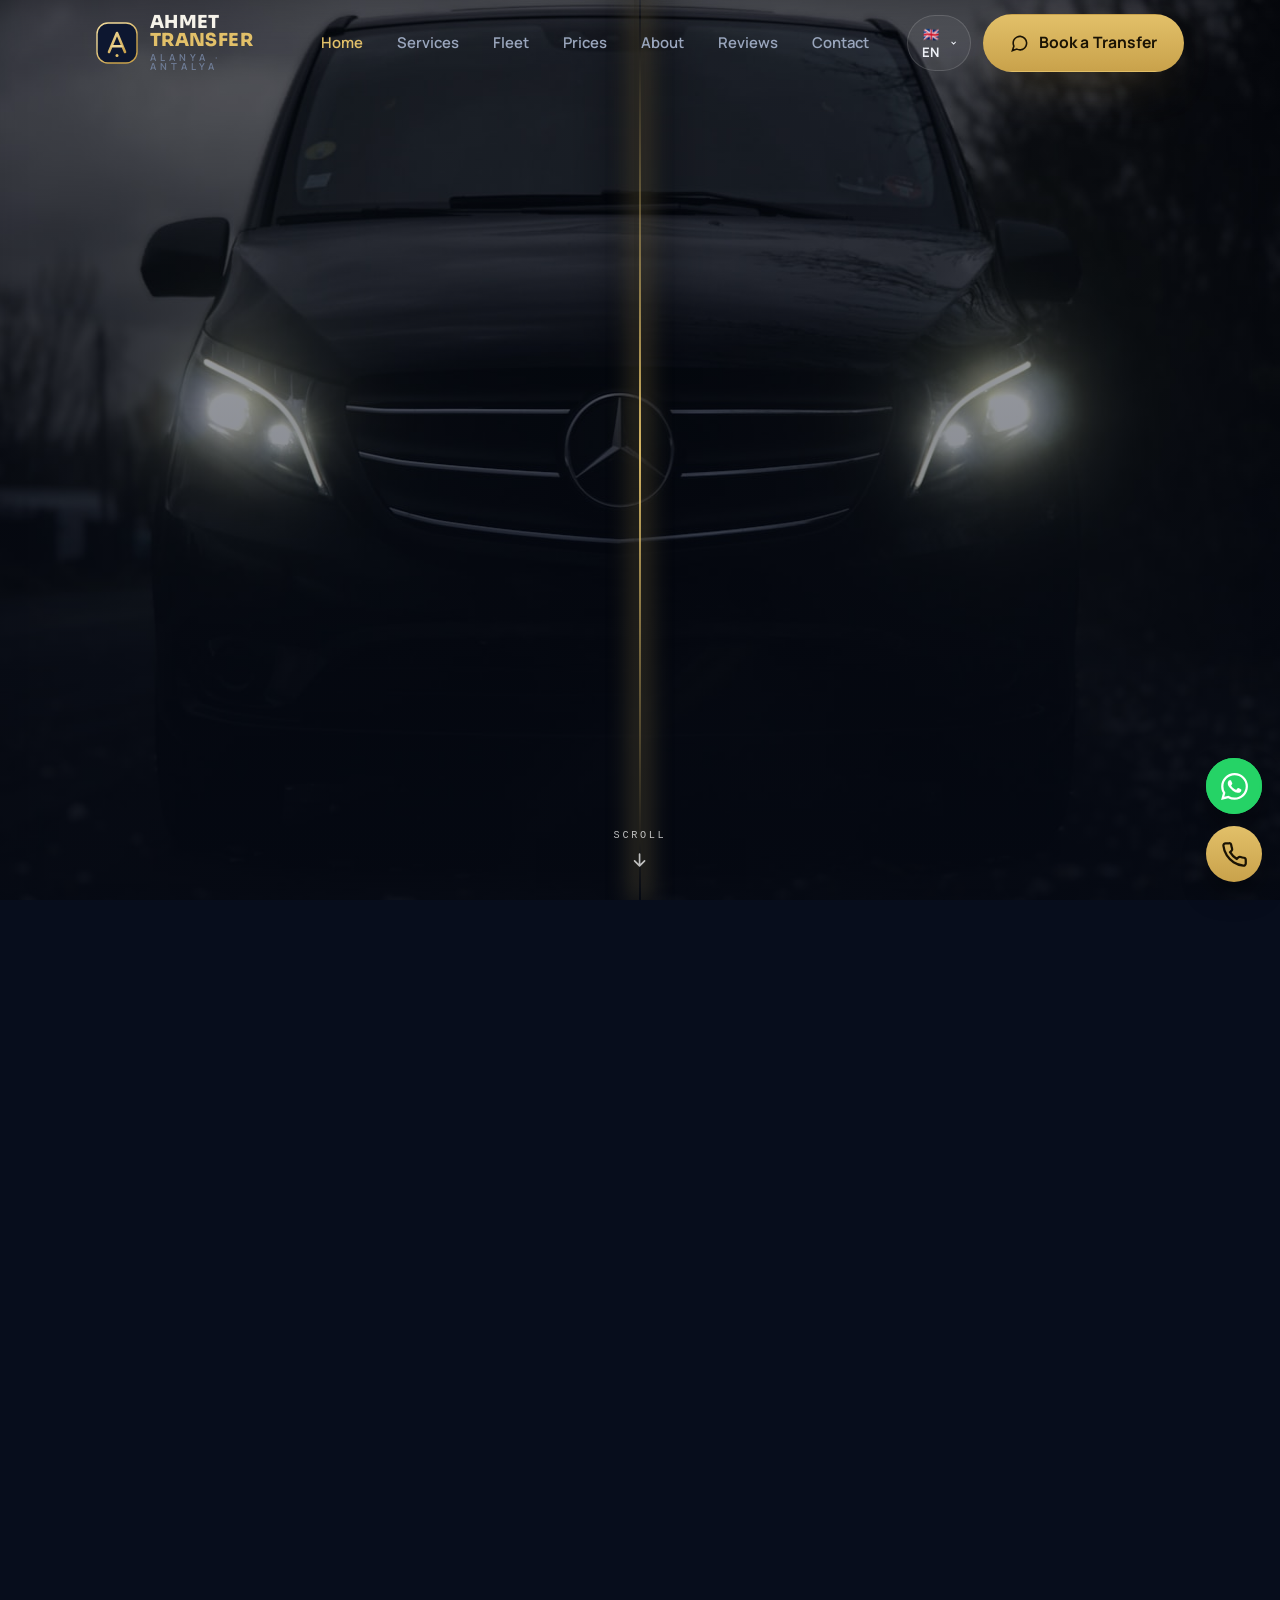
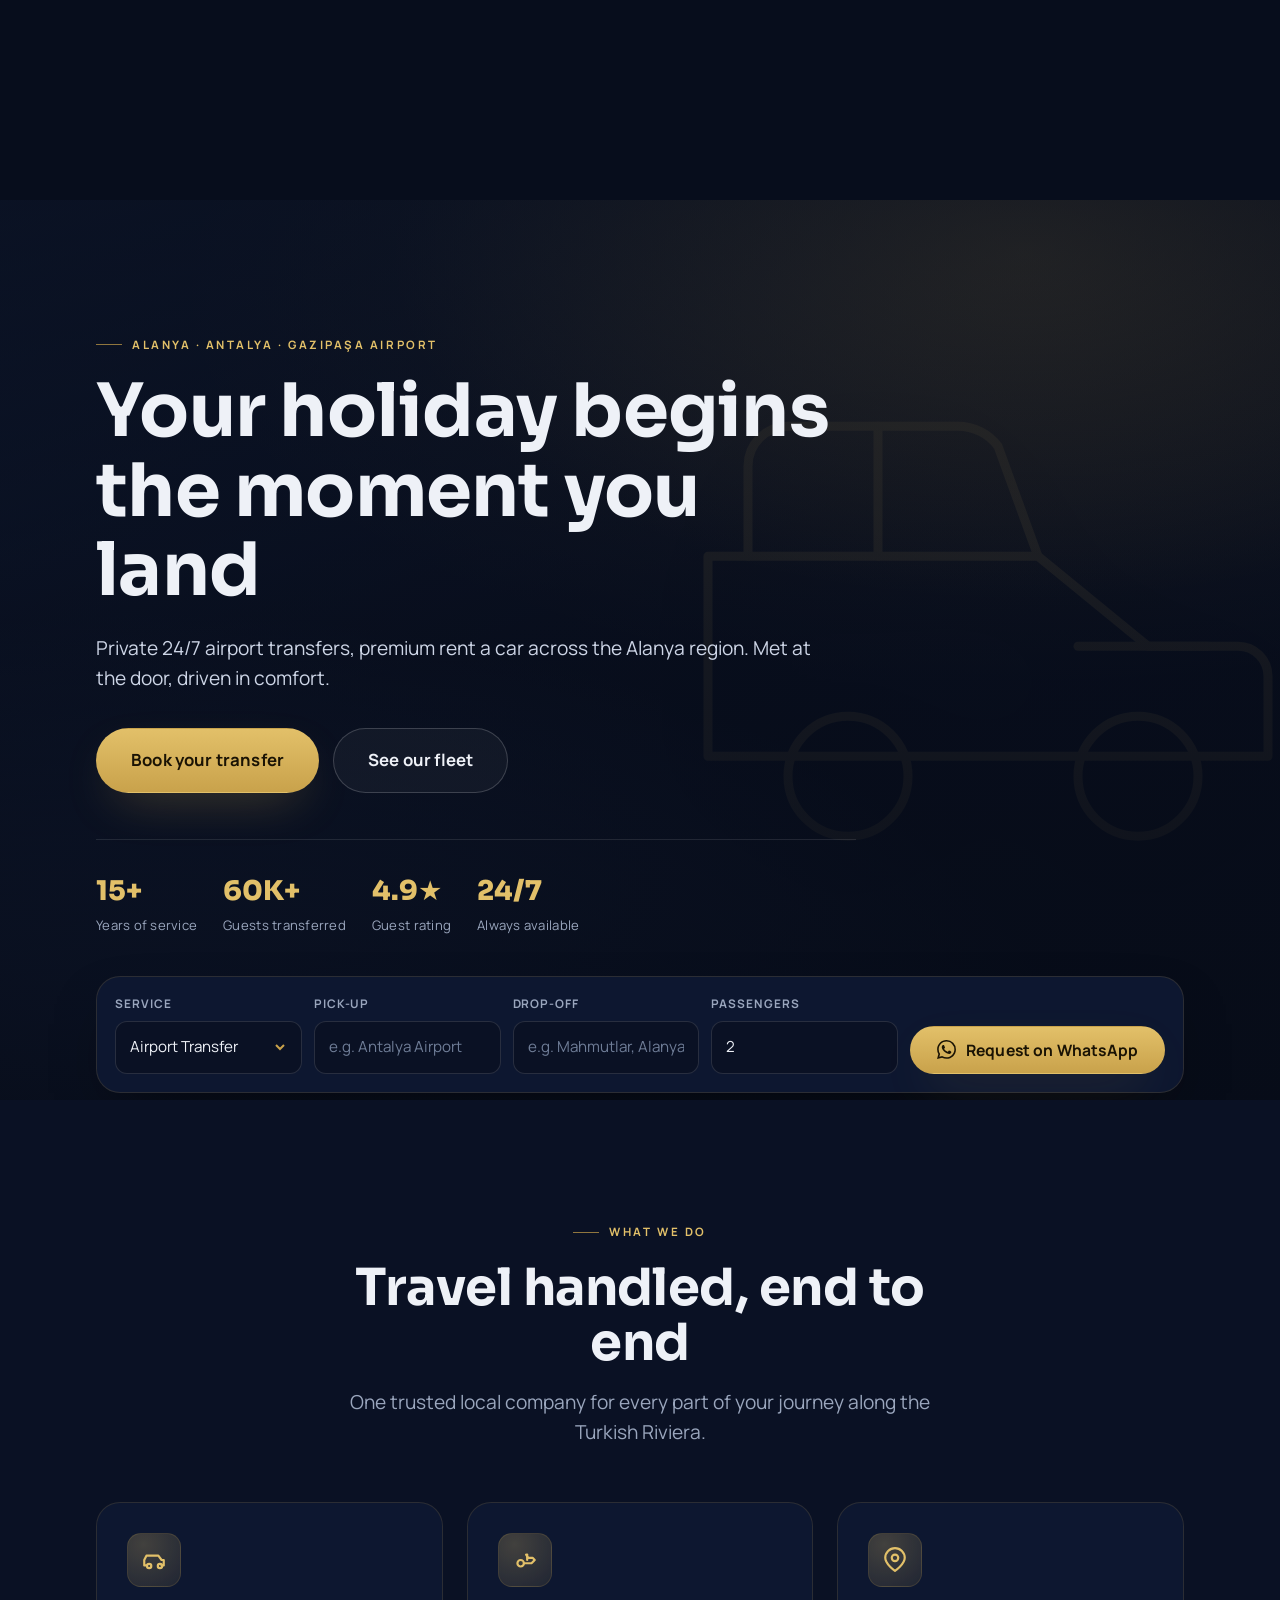
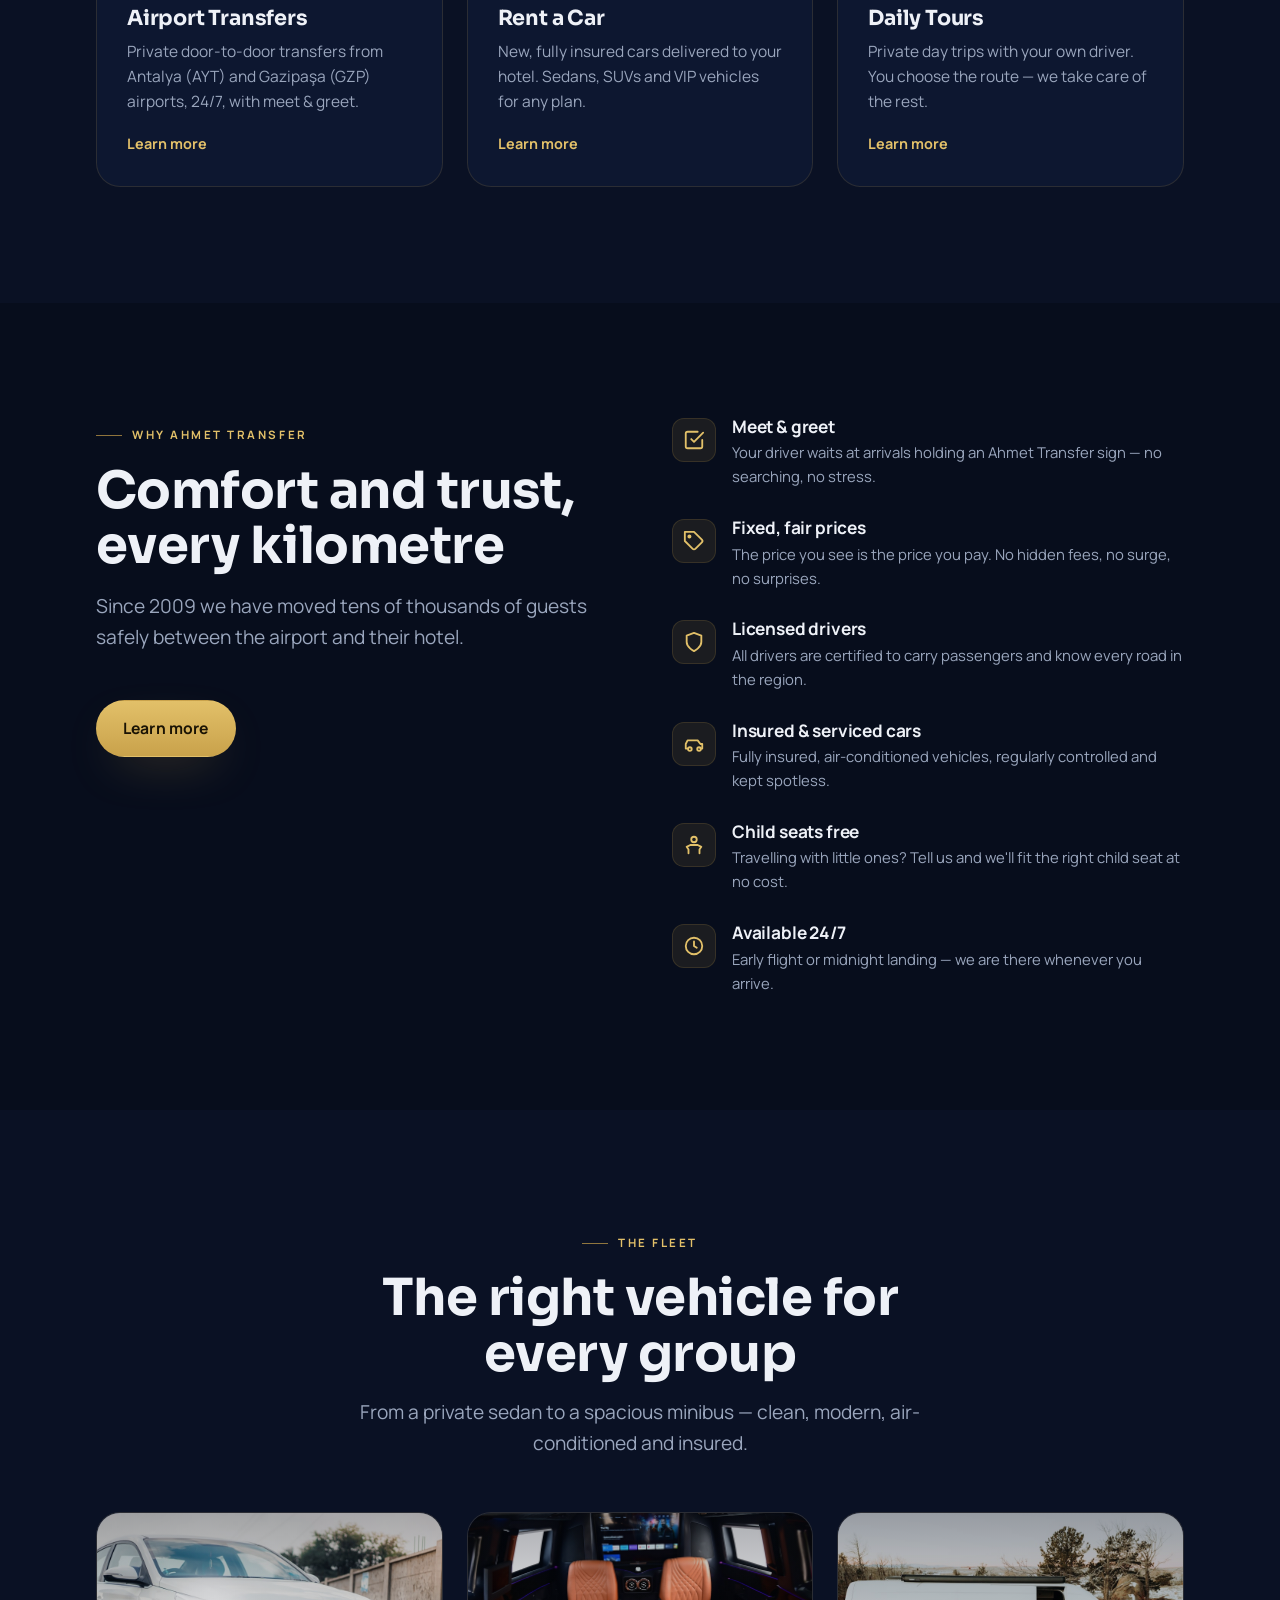
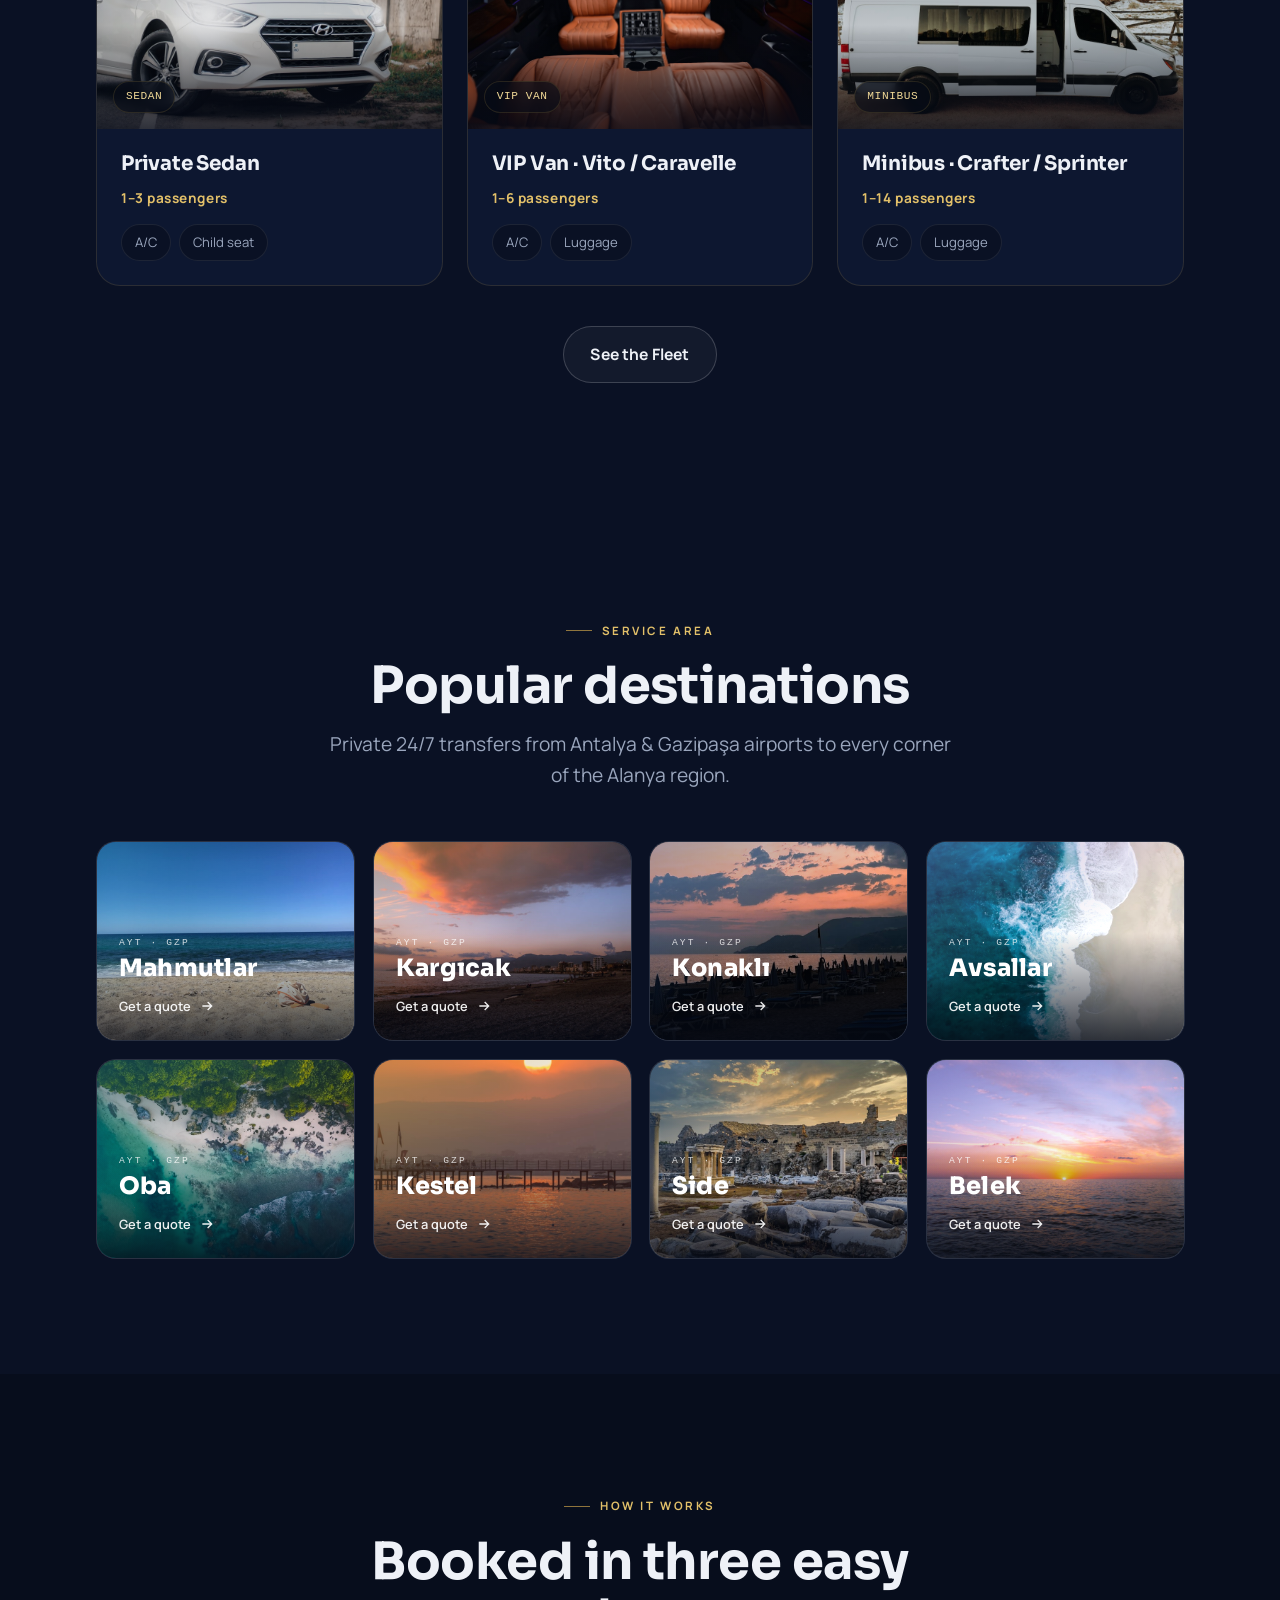
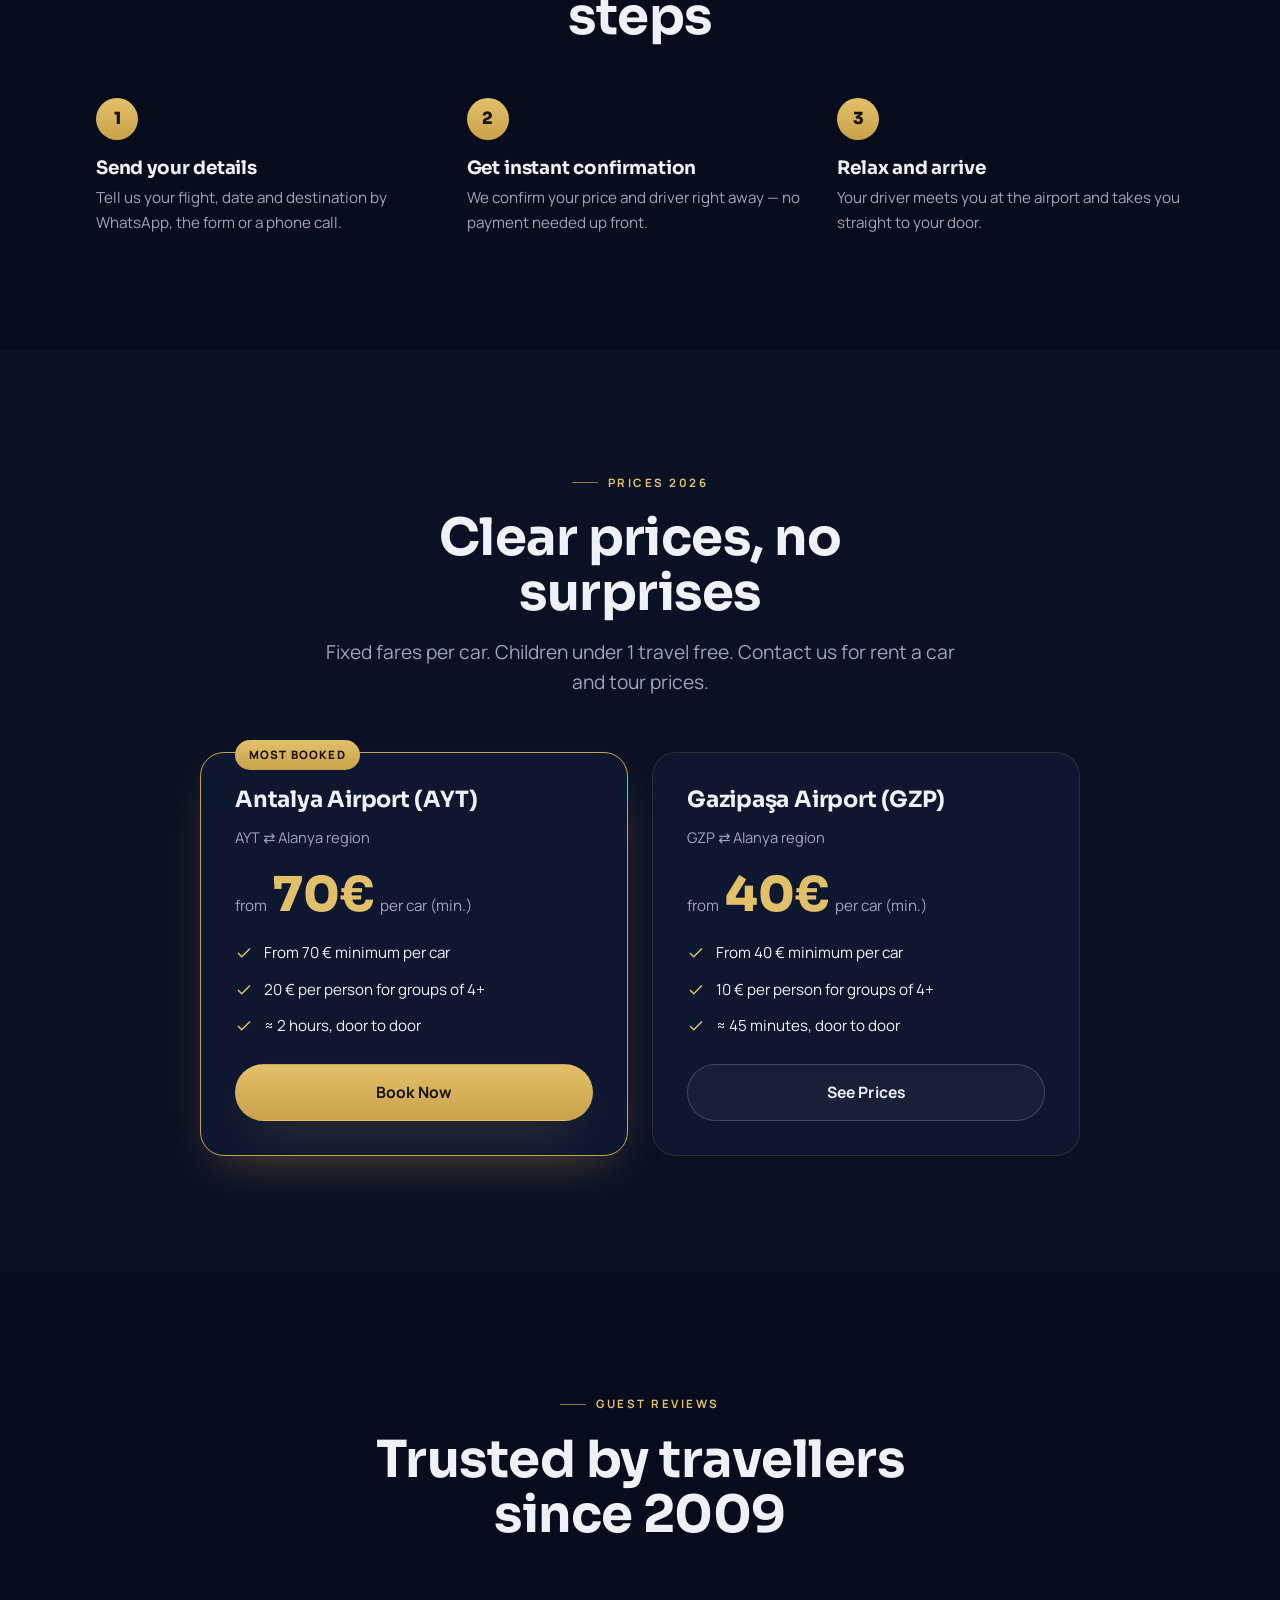
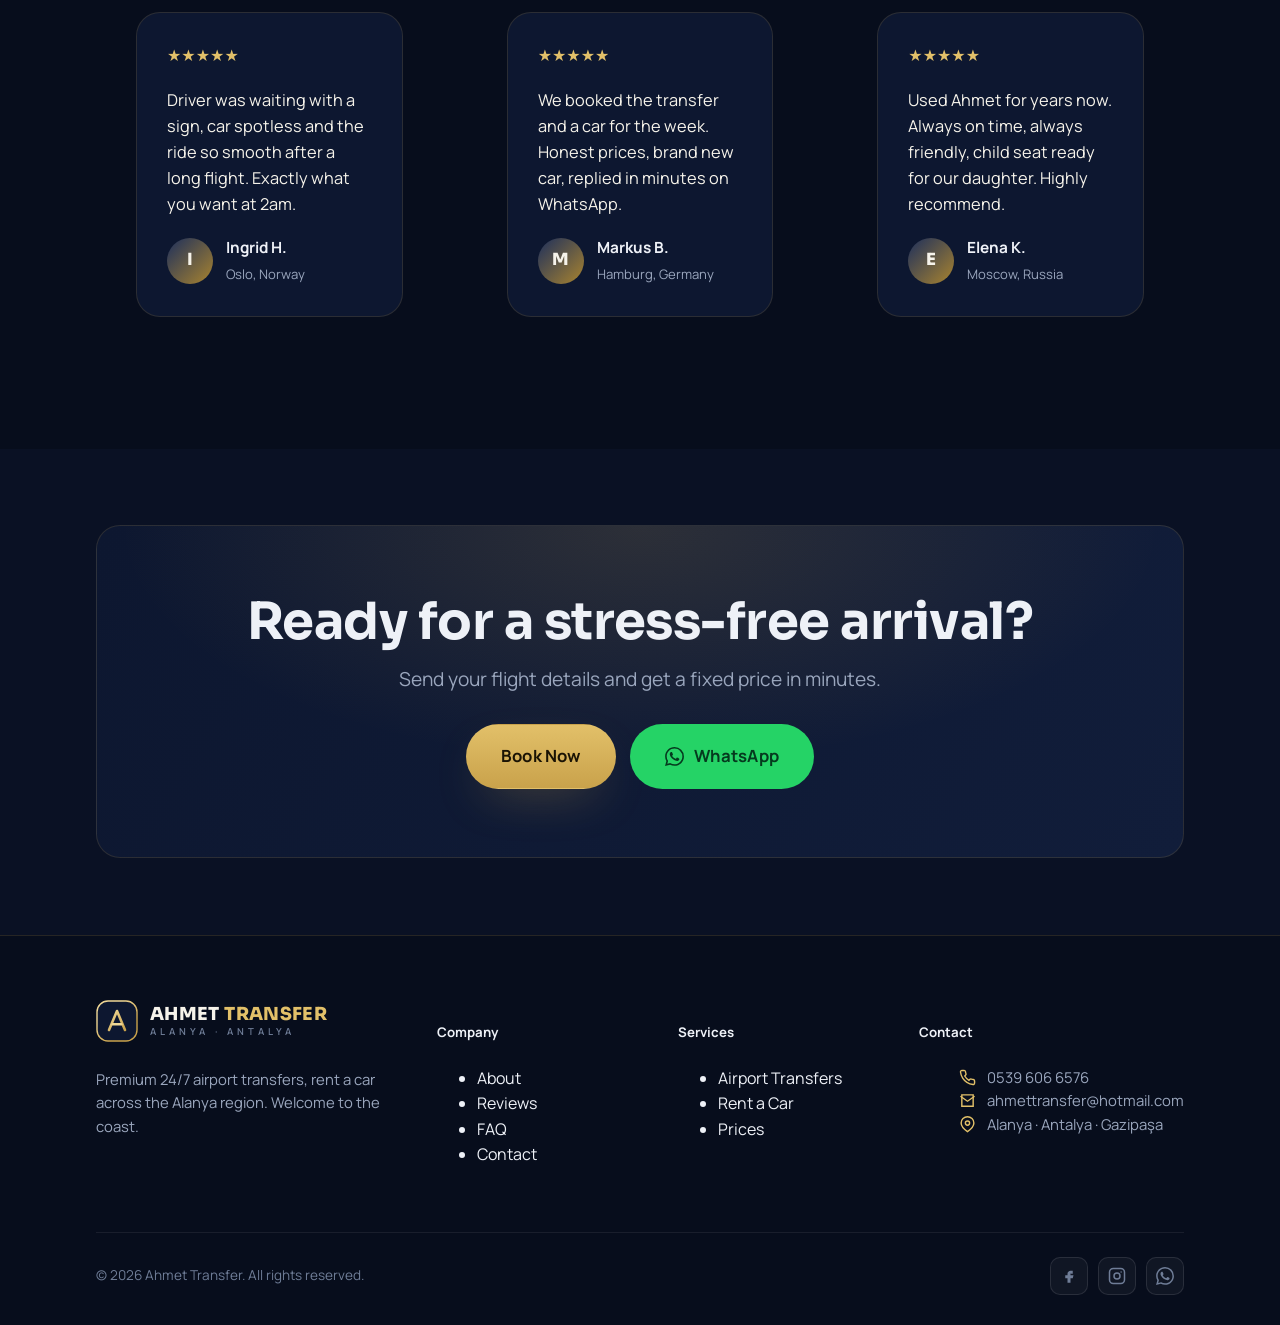
<file: index.html>
<!DOCTYPE html>
<html lang="en">
<head>
<meta charset="UTF-8" />
<meta name="viewport" content="width=device-width, initial-scale=1.0" />
<title>Ahmet Transfer — 24/7 Antalya & Gazipaşa Airport Transfer to Alanya</title>
<meta name="description" content="Private 24/7 airport transfers, rent a car across the Alanya region. Meet & greet at Antalya (AYT) and Gazipaşa (GZP) airports. Fixed prices, licensed drivers." />
<meta name="keywords" content="Alanya transfer, Antalya airport transfer, Gazipasa transfer, Alanya rent a car, AYT transfer, Mahmutlar, Konakli, Avsallar, airport taxi Alanya" />
<meta name="robots" content="index, follow" />
<link rel="canonical" href="https://www.ahmettransfer.com/" />
<!-- Open Graph -->
<meta property="og:type" content="website" />
<meta property="og:title" content="Ahmet Transfer — 24/7 Airport Transfer to Alanya" />
<meta property="og:description" content="Private airport transfers, rent a car across the Alanya region. Fixed prices, met at the door." />
<meta property="og:locale" content="en" />
<meta property="og:locale:alternate" content="tr" />
<meta property="og:locale:alternate" content="no" />
<meta property="og:locale:alternate" content="de" />
<meta property="og:locale:alternate" content="ru" />
<link rel="preconnect" href="https://fonts.googleapis.com" />
<link rel="preconnect" href="https://fonts.gstatic.com" crossorigin />
<link href="https://fonts.googleapis.com/css2?family=Sora:wght@400;600;700;800&family=Manrope:wght@400;500;600;700&display=swap" rel="stylesheet" />
<link rel="icon" href="assets/logo.svg" type="image/svg+xml" />
<link rel="stylesheet" href="assets/style.css" />
<!-- SEO: LocalBusiness schema -->
<script type="application/ld+json">
{
  "@context":"https://schema.org",
  "@type":"TaxiService",
  "name":"Ahmet Transfer",
  "description":"24/7 private airport transfers, rent a car across the Alanya region.",
  "areaServed":["Alanya","Mahmutlar","Konaklı","Avsallar","Oba","Kargıcak","Side","Belek","Antalya"],
  "telephone":"+905396066576",
  "email":"ahmettransfer@hotmail.com",
  "url":"https://www.ahmettransfer.com/",
  "openingHours":"Mo-Su 00:00-24:00",
  "priceRange":"€€"
}
</script>
</head>
<body>

<!-- ===================== HEADER ===================== -->
<header class="site-header">
  <div class="container nav">
    <a class="logo" href="index.html" aria-label="Ahmet Transfer home">
      <svg class="logo__mark" viewBox="0 0 42 42" fill="none" xmlns="http://www.w3.org/2000/svg" aria-hidden="true">
        <rect x="1" y="1" width="40" height="40" rx="11" fill="#0d1730" stroke="url(#lg)" stroke-width="1.4"/>
        <path d="M13 30 L21 11 L29 30" stroke="url(#lg)" stroke-width="2.6" stroke-linecap="round" stroke-linejoin="round"/>
        <path d="M16.6 24.2 H25.4" stroke="#f0d896" stroke-width="2.4" stroke-linecap="round"/>
        <circle cx="21" cy="33.4" r="1.5" fill="#e2c069"/>
        <defs><linearGradient id="lg" x1="13" y1="11" x2="29" y2="30" gradientUnits="userSpaceOnUse"><stop stop-color="#f0d896"/><stop offset="1" stop-color="#c9a24b"/></linearGradient></defs>
      </svg>
      <span class="logo__txt"><span class="logo__name">AHMET <b>TRANSFER</b></span><span class="logo__sub">Alanya · Antalya</span></span>
    </a>

    <nav class="nav__links" aria-label="Primary">
      <a href="index.html" class="active" data-i18n="nav.home">Home</a>
      <a href="services.html" data-i18n="nav.services">Services</a>
      <a href="fleet.html" data-i18n="nav.fleet">Fleet</a>
      <a href="prices.html" data-i18n="nav.prices">Prices</a>
      <a href="about.html" data-i18n="nav.about">About</a>
      <a href="reviews.html" data-i18n="nav.reviews">Reviews</a>
      <a href="contact.html" data-i18n="nav.contact">Contact</a>
    </nav>

    <div class="nav__right">
      <div class="lang">
        <button class="lang__btn" aria-haspopup="true" aria-expanded="false">
          <span data-lang-current>🇬🇧 EN</span>
          <svg width="12" height="12" viewBox="0 0 14 14" fill="none" stroke="currentColor" stroke-width="2"><path d="M3 5l4 4 4-4"/></svg>
        </button>
        <div class="lang__menu" data-lang-menu></div>
      </div>
      <a class="btn btn--gold" href="booking.html"><svg viewBox="0 0 24 24" fill="none" stroke="currentColor" stroke-width="2" stroke-linecap="round"><path d="M21 11.5a8.38 8.38 0 0 1-.9 3.8 8.5 8.5 0 0 1-7.6 4.7 8.38 8.38 0 0 1-3.8-.9L3 21l1.9-5.7a8.38 8.38 0 0 1-.9-3.8 8.5 8.5 0 0 1 4.7-7.6 8.38 8.38 0 0 1 3.8-.9h.5a8.48 8.48 0 0 1 8 8v.5z"/></svg><span data-i18n="cta.book">Book a Transfer</span></a>
      <button class="burger" aria-label="Menu"><span></span><span></span><span></span></button>
    </div>
  </div>
</header>

<!-- Mobile nav -->
<div class="mobile-nav">
  <a href="index.html" class="active" data-i18n="nav.home">Home</a>
  <a href="services.html" data-i18n="nav.services">Services</a>
  <a href="fleet.html" data-i18n="nav.fleet">Fleet</a>
  <a href="prices.html" data-i18n="nav.prices">Prices</a>
  <a href="booking.html" data-i18n="nav.booking">Booking</a>
  <a href="about.html" data-i18n="nav.about">About</a>
  <a href="reviews.html" data-i18n="nav.reviews">Reviews</a>
  <a href="faq.html" data-i18n="nav.faq">FAQ</a>
  <a href="contact.html" data-i18n="nav.contact">Contact</a>
  <a class="btn btn--gold btn--block" href="booking.html" data-i18n="cta.bookNow">Book Now</a>
</div>

<!-- ============= CINEMATIC DOOR-REVEAL HEADER ============= -->
<section class="reveal-hero" id="revealHero" aria-label="Ahmet Transfer VIP">
  <div class="rh-sticky">
    <div class="rh-interior">
      <div class="rh-interior__img"></div>
      <div class="rh-interior__scrim"></div>
      <div class="rh-stage">
        <span class="rh-eyebrow" data-i18n="hero.eyebrow">Alanya · Antalya · Gazipaşa</span>
        <div class="rh-wordmark">AHMET <b>TRANSFER</b></div>
        <p class="rh-tag" data-i18n="hero.lead">Private 24/7 airport transfers — VIP comfort, fixed prices.</p>
        <div class="rh-cta">
          <a class="btn btn--gold btn--lg" href="booking.html" data-i18n="hero.cta1">Book your transfer</a>
          <a class="btn btn--ghost btn--lg" href="fleet.html" data-i18n="hero.cta2">See our fleet</a>
        </div>
      </div>
    </div>
    <div class="rh-door rh-door--l" aria-hidden="true"></div>
    <div class="rh-door rh-door--r" aria-hidden="true"></div>
    <div class="rh-seam" aria-hidden="true"></div>
    <div class="rh-hint" aria-hidden="true"><span>scroll</span><svg viewBox="0 0 24 24" fill="none" stroke="currentColor" stroke-width="2" stroke-linecap="round" stroke-linejoin="round"><path d="M12 5v14M6 13l6 6 6-6"/></svg></div>
  </div>
</section>

<!-- ===================== HERO ===================== -->
<section class="hero">
  <div class="hero__bg" aria-hidden="true"><div class="hero__watermark"><svg viewBox="0 0 64 64"><path d="M3 23h33l11 9h9a3 3 0 0 1 3 3v8H3z"/><path d="M7 23v-9a4 4 0 0 1 4-4h17a5 5 0 0 1 4 2l4 11"/><line x1="20" y1="10" x2="20" y2="23"/><path d="M40 32h13"/><circle cx="17" cy="45" r="6"/><circle cx="46" cy="45" r="6"/></svg></div></div>
  <div class="container hero__inner">
    <div style="max-width:760px">
      <p class="eyebrow reveal" data-i18n="hero.eyebrow">Alanya · Antalya · Gazipaşa Airport</p>
      <h1 class="h-xl reveal" data-d="1" data-i18n="hero.title">Your holiday begins the moment you land</h1>
      <p class="lead reveal" data-d="2" data-i18n="hero.lead">Private 24/7 airport transfers, premium rent a car across the Alanya region.</p>
      <div class="hero__cta reveal" data-d="3">
        <a class="btn btn--gold btn--lg" href="booking.html" data-i18n="hero.cta1">Book your transfer</a>
        <a class="btn btn--ghost btn--lg" href="fleet.html" data-i18n="hero.cta2">See our fleet</a>
      </div>
      <div class="hero__trust reveal" data-d="3">
        <div class="trust__item"><span class="trust__num" data-i18n="trust.t1">15+</span><span class="trust__lbl" data-i18n="trust.l1">Years of service</span></div>
        <div class="trust__item"><span class="trust__num" data-i18n="trust.t2">60K+</span><span class="trust__lbl" data-i18n="trust.l2">Guests transferred</span></div>
        <div class="trust__item"><span class="trust__num" data-i18n="trust.t3">4.9★</span><span class="trust__lbl" data-i18n="trust.l3">Guest rating</span></div>
        <div class="trust__item"><span class="trust__num" data-i18n="trust.t4">24/7</span><span class="trust__lbl" data-i18n="trust.l4">Always available</span></div>
      </div>
    </div>

    <!-- Quick quote -->
    <form class="qbook reveal" data-wa-form>
      <div class="qbook__grid">
        <div class="field">
          <label data-i18n="qb.service">Service</label>
          <select name="service">
            <option data-i18n="qb.transfer">Airport Transfer</option>
            <option data-i18n="qb.rental">Rent a Car</option>
            <option data-i18n="qb.tour">Daily Tour</option>
          </select>
        </div>
        <div class="field"><label data-i18n="qb.from">Pick-up</label><input name="from" data-i18n-ph="qb.fromPh" placeholder="e.g. Antalya Airport" /></div>
        <div class="field"><label data-i18n="qb.to">Drop-off</label><input name="to" data-i18n-ph="qb.toPh" placeholder="e.g. Mahmutlar, Alanya" /></div>
        <div class="field"><label data-i18n="qb.pax">Passengers</label><input name="pax" type="number" min="1" value="2" /></div>
        <button class="btn btn--gold" type="submit" style="height:48px"><svg viewBox="0 0 24 24" width="18" height="18" fill="currentColor"><path d="M17.472 14.382c-.297-.149-1.758-.867-2.03-.967-.273-.099-.471-.148-.67.15-.197.297-.767.966-.94 1.164-.173.199-.347.223-.644.075-.297-.15-1.255-.463-2.39-1.475-.883-.788-1.48-1.761-1.653-2.059-.173-.297-.018-.458.13-.606.134-.133.298-.347.446-.52.149-.174.198-.298.298-.497.099-.198.05-.371-.025-.52-.075-.149-.669-1.612-.916-2.207-.242-.579-.487-.5-.669-.51-.173-.008-.371-.01-.57-.01-.198 0-.52.074-.792.372-.272.297-1.04 1.016-1.04 2.479 0 1.462 1.065 2.875 1.213 3.074.149.198 2.096 3.2 5.077 4.487.709.306 1.262.489 1.694.625.712.227 1.36.195 1.871.118.571-.085 1.758-.719 2.006-1.413.248-.694.248-1.289.173-1.413-.074-.124-.272-.198-.57-.347m-5.421 7.403h-.004a9.87 9.87 0 0 1-5.031-1.378l-.361-.214-3.741.982.998-3.648-.235-.374a9.86 9.86 0 0 1-1.51-5.26c.001-5.45 4.436-9.884 9.888-9.884 2.64 0 5.122 1.03 6.988 2.898a9.825 9.825 0 0 1 2.893 6.994c-.003 5.45-4.437 9.884-9.885 9.884m8.413-18.297A11.815 11.815 0 0 0 12.05 0C5.495 0 .16 5.335.157 11.892c0 2.096.547 4.142 1.588 5.945L.057 24l6.305-1.654a11.882 11.882 0 0 0 5.683 1.448h.005c6.554 0 11.89-5.335 11.893-11.893a11.821 11.821 0 0 0-3.48-8.413Z"/></svg><span data-i18n="qb.submit">Request on WhatsApp</span></button>
      </div>
    </form>
  </div>
</section>

<!-- ===================== SERVICES ===================== -->
<section class="section" id="services">
  <div class="container">
    <div class="sec-head sec-head--center reveal">
      <p class="eyebrow eyebrow--center" data-i18n="svc.eyebrow">What we do</p>
      <h2 class="h-lg" data-i18n="svc.title">Travel handled, end to end</h2>
      <p class="lead" data-i18n="svc.lead">One trusted local company for every part of your journey along the Turkish Riviera.</p>
    </div>
    <div class="grid grid-3" style="margin-top:54px">
      <article class="card reveal reveal--l">
        <div class="card__icon"><svg viewBox="0 0 24 24" fill="none" stroke-width="2" stroke-linecap="round" stroke-linejoin="round"><path d="M5 17H3v-5l2-4h11l3 4h2v5h-2"/><circle cx="7.5" cy="17.5" r="2"/><circle cx="17.5" cy="17.5" r="2"/></svg></div>
        <h3 data-i18n="svc.transfer.t">Airport Transfers</h3>
        <p data-i18n="svc.transfer.d">Private door-to-door transfers from Antalya and Gazipaşa airports, 24/7.</p>
        <a class="card__link" href="services.html" data-i18n="cta.learnMore">Learn more <svg viewBox="0 0 24 24" fill="none" stroke="currentColor" stroke-width="2"><path d="M5 12h14M13 6l6 6-6 6"/></svg></a>
      </article>
      <article class="card reveal" data-d="1">
        <div class="card__icon"><svg viewBox="0 0 24 24" fill="none" stroke-width="2" stroke-linecap="round" stroke-linejoin="round"><circle cx="8" cy="15" r="3"/><path d="M11 15h7l3-3-2-2h-4l-2-3"/><path d="M14 12V7"/></svg></div>
        <h3 data-i18n="svc.rental.t">Rent a Car</h3>
        <p data-i18n="svc.rental.d">New, fully insured cars delivered to your hotel — sedans, SUVs and VIP vehicles.</p>
        <a class="card__link" href="services.html" data-i18n="cta.learnMore">Learn more <svg viewBox="0 0 24 24" fill="none" stroke="currentColor" stroke-width="2"><path d="M5 12h14M13 6l6 6-6 6"/></svg></a>
      </article>      <article class="card reveal reveal--r" data-d="3">
        <div class="card__icon"><svg viewBox="0 0 24 24" fill="none" stroke-width="2" stroke-linecap="round" stroke-linejoin="round"><path d="M21 10c0 6-9 12-9 12s-9-6-9-12a9 9 0 0 1 18 0z"/><circle cx="12" cy="10" r="3"/></svg></div>
        <h3 data-i18n="svc.tour.t">Daily Tours</h3>
        <p data-i18n="svc.tour.d">Private day trips with your own driver. You choose the route.</p>
        <a class="card__link" href="services.html" data-i18n="cta.learnMore">Learn more <svg viewBox="0 0 24 24" fill="none" stroke="currentColor" stroke-width="2"><path d="M5 12h14M13 6l6 6-6 6"/></svg></a>
      </article>
    </div>
  </div>
</section>

<!-- ===================== WHY US ===================== -->
<section class="section" style="background:var(--navy-950)">
  <div class="container">
    <div class="grid grid-2" style="gap:64px;align-items:start">
      <div class="reveal" style="position:sticky;top:110px">
        <p class="eyebrow" data-i18n="why.eyebrow">Why Ahmet Transfer</p>
        <h2 class="h-lg" data-i18n="why.title">Comfort and trust, every kilometre</h2>
        <p class="lead" style="margin-top:18px" data-i18n="why.lead">Since 2009 we have moved tens of thousands of guests safely between the airport and their hotel.</p>
        <a class="btn btn--gold" href="about.html" style="margin-top:28px" data-i18n="cta.learnMore">Learn more</a>
      </div>
      <div class="grid" style="gap:30px">
        <div class="feature reveal"><div class="feature__ic"><svg viewBox="0 0 24 24" fill="none" stroke-width="2" stroke-linecap="round" stroke-linejoin="round"><path d="M9 11l3 3L22 4"/><path d="M21 12v7a2 2 0 0 1-2 2H5a2 2 0 0 1-2-2V5a2 2 0 0 1 2-2h11"/></svg></div><div><h4 data-i18n="why.f1.t">Meet & greet</h4><p data-i18n="why.f1.d">Your driver waits at arrivals holding an Ahmet Transfer sign.</p></div></div>
        <div class="feature reveal" data-d="1"><div class="feature__ic"><svg viewBox="0 0 24 24" fill="none" stroke-width="2" stroke-linecap="round" stroke-linejoin="round"><path d="M20.59 13.41l-7.17 7.17a2 2 0 0 1-2.83 0L2 12V2h10l8.59 8.59a2 2 0 0 1 0 2.82z"/><circle cx="7" cy="7" r="1.2" fill="currentColor"/></svg></div><div><h4 data-i18n="why.f2.t">Fixed, fair prices</h4><p data-i18n="why.f2.d">The price you see is the price you pay.</p></div></div>
        <div class="feature reveal" data-d="2"><div class="feature__ic"><svg viewBox="0 0 24 24" fill="none" stroke-width="2" stroke-linecap="round" stroke-linejoin="round"><path d="M12 22s8-4 8-10V5l-8-3-8 3v7c0 6 8 10 8 10z"/></svg></div><div><h4 data-i18n="why.f3.t">Licensed drivers</h4><p data-i18n="why.f3.d">All drivers are certified and know every road.</p></div></div>
        <div class="feature reveal"><div class="feature__ic"><svg viewBox="0 0 24 24" fill="none" stroke-width="2" stroke-linecap="round" stroke-linejoin="round"><path d="M5 17H3v-5l2-4h11l3 4h2v5h-2"/><circle cx="7.5" cy="17.5" r="2"/><circle cx="17.5" cy="17.5" r="2"/></svg></div><div><h4 data-i18n="why.f4.t">Insured & serviced cars</h4><p data-i18n="why.f4.d">Fully insured, air-conditioned, always spotless.</p></div></div>
        <div class="feature reveal" data-d="1"><div class="feature__ic"><svg viewBox="0 0 24 24" fill="none" stroke-width="2" stroke-linecap="round" stroke-linejoin="round"><circle cx="12" cy="6" r="3"/><path d="M6 21v-4l-2-3 4-2h8l4 2-2 3v4"/></svg></div><div><h4 data-i18n="why.f5.t">Child seats free</h4><p data-i18n="why.f5.d">Tell us and we'll fit the right child seat at no cost.</p></div></div>
        <div class="feature reveal" data-d="2"><div class="feature__ic"><svg viewBox="0 0 24 24" fill="none" stroke-width="2" stroke-linecap="round" stroke-linejoin="round"><circle cx="12" cy="12" r="9"/><path d="M12 7v5l3 2"/></svg></div><div><h4 data-i18n="why.f6.t">Available 24/7</h4><p data-i18n="why.f6.d">Early flight or midnight landing — we are there.</p></div></div>
      </div>
    </div>
  </div>
</section>

<!-- ===================== FLEET PREVIEW ===================== -->
<section class="section">
  <div class="container">
    <div class="sec-head sec-head--center reveal">
      <p class="eyebrow eyebrow--center" data-i18n="fleet.eyebrow">The fleet</p>
      <h2 class="h-lg" data-i18n="fleet.title">The right vehicle for every group</h2>
      <p class="lead" data-i18n="fleet.lead">From a private sedan to a spacious minibus — clean, modern, air-conditioned and insured.</p>
    </div>
    <div class="grid grid-3" style="margin-top:54px">
      <article class="fleet-card reveal reveal--l">
        <div class="fleet-card__img scene"><img class="scene__img" src="assets/images/sedan.jpg" alt="Private sedan — Mercedes" loading="lazy"><span class="scene__chip">Sedan</span></div>
        <div class="fleet-card__body"><h3 data-i18n="fleet.sedan.t">Private Sedan</h3><p class="fleet-card__cap" data-i18n="fleet.sedan.c">1–3 passengers</p>
          <div class="specs"><span class="spec" data-i18n="spec.ac">A/C</span><span class="spec" data-i18n="spec.seat">Child seat</span></div></div>
      </article>
      <article class="fleet-card reveal" data-d="1">
        <div class="fleet-card__img scene"><img class="scene__img" src="assets/images/vip-interior.jpg" alt="VIP van interior — captain seats & screens" loading="lazy"><span class="scene__chip">VIP Van</span></div>
        <div class="fleet-card__body"><h3 data-i18n="fleet.vip.t">VIP Van</h3><p class="fleet-card__cap" data-i18n="fleet.vip.c">1–6 passengers</p>
          <div class="specs"><span class="spec" data-i18n="spec.ac">A/C</span><span class="spec" data-i18n="spec.lug">Luggage</span></div></div>
      </article>
      <article class="fleet-card reveal reveal--r" data-d="2">
        <div class="fleet-card__img scene"><img class="scene__img" src="assets/images/minibus.jpg" alt="Minibus — Mercedes Sprinter" loading="lazy"><span class="scene__chip">Minibus</span></div>
        <div class="fleet-card__body"><h3 data-i18n="fleet.mini.t">Minibus</h3><p class="fleet-card__cap" data-i18n="fleet.mini.c">1–14 passengers</p>
          <div class="specs"><span class="spec" data-i18n="spec.ac">A/C</span><span class="spec" data-i18n="spec.lug">Luggage</span></div></div>
      </article>    </div>
    <div class="text-center" style="margin-top:40px"><a class="btn btn--ghost" href="fleet.html" data-i18n="cta.seeFleet">See the Fleet</a></div>
  </div>
</section>

<!-- ===================== POPULAR REGIONS ===================== -->
<section class="section">
  <div class="container">
    <div class="sec-head sec-head--center reveal">
      <p class="eyebrow eyebrow--center" data-i18n="regions.eyebrow">Service area</p>
      <h2 class="h-lg" data-i18n="regions.title">Popular destinations</h2>
      <p class="lead" data-i18n="regions.lead">Private 24/7 transfers from Antalya & Gazipaşa airports to every corner of the Alanya region.</p>
    </div>
    <div class="regions">
      <a class="region-card reveal reveal--l" style="transition-delay:.22s" data-tilt data-wa-region="Mahmutlar"><span class="region-card__bg" style="background-image:url(assets/images/reg-mahmutlar.jpg)"></span><span class="region-card__ey">AYT · GZP</span><span class="region-card__name">Mahmutlar</span><span class="region-card__go"><span data-i18n="regions.cta">Get a quote</span> <svg viewBox="0 0 24 24" fill="none" stroke="currentColor" stroke-width="2"><path d="M5 12h14M13 6l6 6-6 6"/></svg></span></a>
      <a class="region-card reveal reveal--l" data-tilt data-wa-region="Kargıcak"><span class="region-card__bg" style="background-image:url(assets/images/reg-kargicak.jpg)"></span><span class="region-card__ey">AYT · GZP</span><span class="region-card__name">Kargıcak</span><span class="region-card__go"><span data-i18n="regions.cta">Get a quote</span> <svg viewBox="0 0 24 24" fill="none" stroke="currentColor" stroke-width="2"><path d="M5 12h14M13 6l6 6-6 6"/></svg></span></a>
      <a class="region-card reveal reveal--r" data-tilt data-wa-region="Konaklı"><span class="region-card__bg" style="background-image:url(assets/images/reg-konakli.jpg)"></span><span class="region-card__ey">AYT · GZP</span><span class="region-card__name">Konaklı</span><span class="region-card__go"><span data-i18n="regions.cta">Get a quote</span> <svg viewBox="0 0 24 24" fill="none" stroke="currentColor" stroke-width="2"><path d="M5 12h14M13 6l6 6-6 6"/></svg></span></a>
      <a class="region-card reveal reveal--r" style="transition-delay:.22s" data-tilt data-wa-region="Avsallar"><span class="region-card__bg" style="background-image:url(assets/images/reg-avsallar.jpg)"></span><span class="region-card__ey">AYT · GZP</span><span class="region-card__name">Avsallar</span><span class="region-card__go"><span data-i18n="regions.cta">Get a quote</span> <svg viewBox="0 0 24 24" fill="none" stroke="currentColor" stroke-width="2"><path d="M5 12h14M13 6l6 6-6 6"/></svg></span></a>
      <a class="region-card reveal reveal--l" style="transition-delay:.22s" data-tilt data-wa-region="Oba"><span class="region-card__bg" style="background-image:url(assets/images/reg-oba.jpg)"></span><span class="region-card__ey">AYT · GZP</span><span class="region-card__name">Oba</span><span class="region-card__go"><span data-i18n="regions.cta">Get a quote</span> <svg viewBox="0 0 24 24" fill="none" stroke="currentColor" stroke-width="2"><path d="M5 12h14M13 6l6 6-6 6"/></svg></span></a>
      <a class="region-card reveal reveal--l" data-tilt data-wa-region="Kestel"><span class="region-card__bg" style="background-image:url(assets/images/reg-kestel.jpg)"></span><span class="region-card__ey">AYT · GZP</span><span class="region-card__name">Kestel</span><span class="region-card__go"><span data-i18n="regions.cta">Get a quote</span> <svg viewBox="0 0 24 24" fill="none" stroke="currentColor" stroke-width="2"><path d="M5 12h14M13 6l6 6-6 6"/></svg></span></a>
      <a class="region-card reveal reveal--r" data-tilt data-wa-region="Side"><span class="region-card__bg" style="background-image:url(assets/images/reg-side.jpg)"></span><span class="region-card__ey">AYT · GZP</span><span class="region-card__name">Side</span><span class="region-card__go"><span data-i18n="regions.cta">Get a quote</span> <svg viewBox="0 0 24 24" fill="none" stroke="currentColor" stroke-width="2"><path d="M5 12h14M13 6l6 6-6 6"/></svg></span></a>
      <a class="region-card reveal reveal--r" style="transition-delay:.22s" data-tilt data-wa-region="Belek"><span class="region-card__bg" style="background-image:url(assets/images/reg-belek.jpg)"></span><span class="region-card__ey">AYT · GZP</span><span class="region-card__name">Belek</span><span class="region-card__go"><span data-i18n="regions.cta">Get a quote</span> <svg viewBox="0 0 24 24" fill="none" stroke="currentColor" stroke-width="2"><path d="M5 12h14M13 6l6 6-6 6"/></svg></span></a>
    </div>
  </div>
</section>

<!-- ===================== STEPS ===================== -->
<section class="section" style="background:var(--navy-950)">
  <div class="container">
    <div class="sec-head sec-head--center reveal">
      <p class="eyebrow eyebrow--center" data-i18n="steps.eyebrow">How it works</p>
      <h2 class="h-lg" data-i18n="steps.title">Booked in three easy steps</h2>
    </div>
    <div class="grid grid-3" style="margin-top:54px">
      <div class="step reveal"><div class="step__num">1</div><h4 data-i18n="steps.s1.t">Send your details</h4><p data-i18n="steps.s1.d">Tell us your flight, date and destination.</p></div>
      <div class="step reveal" data-d="1"><div class="step__num">2</div><h4 data-i18n="steps.s2.t">Get instant confirmation</h4><p data-i18n="steps.s2.d">We confirm your price and driver right away.</p></div>
      <div class="step reveal" data-d="2"><div class="step__num">3</div><h4 data-i18n="steps.s3.t">Relax and arrive</h4><p data-i18n="steps.s3.d">Your driver meets you and takes you to your door.</p></div>
    </div>
  </div>
</section>

<!-- ===================== PRICES PREVIEW ===================== -->
<section class="section">
  <div class="container">
    <div class="sec-head sec-head--center reveal">
      <p class="eyebrow eyebrow--center" data-i18n="price.eyebrow">Prices 2026</p>
      <h2 class="h-lg" data-i18n="price.title">Clear prices, no surprises</h2>
      <p class="lead" data-i18n="price.lead">Fixed fares per car. Children under 1 travel free.</p>
    </div>
    <div class="grid grid-2" style="margin-top:54px;max-width:880px;margin-inline:auto">
      <article class="price-card featured reveal">
        <span class="price-card__tag" data-i18n="price.popular">Most booked</span>
        <h3 data-i18n="price.ant.t">Antalya Airport (AYT)</h3>
        <p class="route" data-i18n="price.ant.r">AYT ⇄ Alanya region</p>
        <div class="price-amt"><span data-i18n="price.from">from</span><b>70€</b><span data-i18n="price.ant.min">per car (min.)</span></div>
        <ul class="price-list">
          <li><svg viewBox="0 0 24 24" fill="none" stroke="currentColor" stroke-width="2"><path d="M20 6L9 17l-5-5"/></svg><span data-i18n="price.ant.l1">From 70 € minimum per car</span></li>
          <li><svg viewBox="0 0 24 24" fill="none" stroke="currentColor" stroke-width="2"><path d="M20 6L9 17l-5-5"/></svg><span data-i18n="price.ant.l2">20 € per person for groups of 4+</span></li>
          <li><svg viewBox="0 0 24 24" fill="none" stroke="currentColor" stroke-width="2"><path d="M20 6L9 17l-5-5"/></svg><span data-i18n="price.ant.l3">≈ 2 hours, door to door</span></li>
        </ul>
        <a class="btn btn--gold btn--block" href="booking.html" style="margin-top:26px" data-i18n="cta.bookNow">Book Now</a>
      </article>
      <article class="price-card reveal" data-d="1">
        <h3 data-i18n="price.gzp.t">Gazipaşa Airport (GZP)</h3>
        <p class="route" data-i18n="price.gzp.r">GZP ⇄ Alanya region</p>
        <div class="price-amt"><span data-i18n="price.from">from</span><b>40€</b><span data-i18n="price.gzp.min">per car (min.)</span></div>
        <ul class="price-list">
          <li><svg viewBox="0 0 24 24" fill="none" stroke="currentColor" stroke-width="2"><path d="M20 6L9 17l-5-5"/></svg><span data-i18n="price.gzp.l1">From 40 € minimum per car</span></li>
          <li><svg viewBox="0 0 24 24" fill="none" stroke="currentColor" stroke-width="2"><path d="M20 6L9 17l-5-5"/></svg><span data-i18n="price.gzp.l2">10 € per person for groups of 4+</span></li>
          <li><svg viewBox="0 0 24 24" fill="none" stroke="currentColor" stroke-width="2"><path d="M20 6L9 17l-5-5"/></svg><span data-i18n="price.gzp.l3">≈ 45 minutes, door to door</span></li>
        </ul>
        <a class="btn btn--ghost btn--block" href="prices.html" style="margin-top:26px" data-i18n="cta.seePrices">See Prices</a>
      </article>
    </div>
  </div>
</section>

<!-- ===================== REVIEWS ===================== -->
<section class="section" style="background:var(--navy-950)">
  <div class="container">
    <div class="sec-head sec-head--center reveal">
      <p class="eyebrow eyebrow--center" data-i18n="rev.eyebrow">Guest reviews</p>
      <h2 class="h-lg" data-i18n="rev.title">Trusted by travellers since 2009</h2>
    </div>
    <div class="grid grid-3" style="margin-top:54px">
      <figure class="quote reveal">
        <div class="quote__stars">★★★★★</div>
        <p data-i18n="rev.r1">Driver was waiting with a sign, car spotless and the ride so smooth.</p>
        <figcaption class="quote__who"><span class="quote__av">I</span><span><span class="quote__name" data-i18n="rev.r1.n">Ingrid H.</span><br><span class="quote__loc" data-i18n="rev.r1.l">Oslo, Norway</span></span></figcaption>
      </figure>
      <figure class="quote reveal" data-d="1">
        <div class="quote__stars">★★★★★</div>
        <p data-i18n="rev.r2">We booked the transfer and a car for the week. Honest prices, brand new car.</p>
        <figcaption class="quote__who"><span class="quote__av">M</span><span><span class="quote__name" data-i18n="rev.r2.n">Markus B.</span><br><span class="quote__loc" data-i18n="rev.r2.l">Hamburg, Germany</span></span></figcaption>
      </figure>
      <figure class="quote reveal" data-d="2">
        <div class="quote__stars">★★★★★</div>
        <p data-i18n="rev.r3">Used Ahmet for years now. Always on time, always friendly.</p>
        <figcaption class="quote__who"><span class="quote__av">E</span><span><span class="quote__name" data-i18n="rev.r3.n">Elena K.</span><br><span class="quote__loc" data-i18n="rev.r3.l">Moscow, Russia</span></span></figcaption>
      </figure>
    </div>
  </div>
</section>

<!-- ===================== CTA BAND ===================== -->
<section class="section--tight">
  <div class="container">
    <div class="cta-band reveal">
      <h2 class="h-lg" data-i18n="ctaband.title">Ready for a stress-free arrival?</h2>
      <p class="lead mx-auto" style="margin-top:14px" data-i18n="ctaband.lead">Send your flight details and get a fixed price in minutes.</p>
      <div class="btn-row">
        <a class="btn btn--gold btn--lg" href="booking.html" data-i18n="cta.bookNow">Book Now</a>
        <a class="btn btn--green btn--lg" data-wa target="_blank" rel="noopener"><svg viewBox="0 0 24 24" width="20" height="20" fill="currentColor"><path d="M17.472 14.382c-.297-.149-1.758-.867-2.03-.967-.273-.099-.471-.148-.67.15-.197.297-.767.966-.94 1.164-.173.199-.347.223-.644.075-.297-.15-1.255-.463-2.39-1.475-.883-.788-1.48-1.761-1.653-2.059-.173-.297-.018-.458.13-.606.134-.133.298-.347.446-.52.149-.174.198-.298.298-.497.099-.198.05-.371-.025-.52-.075-.149-.669-1.612-.916-2.207-.242-.579-.487-.5-.669-.51-.173-.008-.371-.01-.57-.01-.198 0-.52.074-.792.372-.272.297-1.04 1.016-1.04 2.479 0 1.462 1.065 2.875 1.213 3.074.149.198 2.096 3.2 5.077 4.487.709.306 1.262.489 1.694.625.712.227 1.36.195 1.871.118.571-.085 1.758-.719 2.006-1.413.248-.694.248-1.289.173-1.413-.074-.124-.272-.198-.57-.347m-5.421 7.403h-.004a9.87 9.87 0 0 1-5.031-1.378l-.361-.214-3.741.982.998-3.648-.235-.374a9.86 9.86 0 0 1-1.51-5.26c.001-5.45 4.436-9.884 9.888-9.884 2.64 0 5.122 1.03 6.988 2.898a9.825 9.825 0 0 1 2.893 6.994c-.003 5.45-4.437 9.884-9.885 9.884m8.413-18.297A11.815 11.815 0 0 0 12.05 0C5.495 0 .16 5.335.157 11.892c0 2.096.547 4.142 1.588 5.945L.057 24l6.305-1.654a11.882 11.882 0 0 0 5.683 1.448h.005c6.554 0 11.89-5.335 11.893-11.893a11.821 11.821 0 0 0-3.48-8.413Z"/></svg><span data-i18n="cta.whatsapp">WhatsApp</span></a>
      </div>
    </div>
  </div>
</section>

<!-- ===================== FOOTER ===================== -->
<footer class="site-footer">
  <div class="container">
    <div class="footer__grid">
      <div class="footer__about">
        <a class="logo" href="index.html">
          <svg class="logo__mark" viewBox="0 0 42 42" fill="none" aria-hidden="true">
            <rect x="1" y="1" width="40" height="40" rx="11" fill="#0d1730" stroke="url(#lgf)" stroke-width="1.4"/>
            <path d="M13 30 L21 11 L29 30" stroke="url(#lgf)" stroke-width="2.6" stroke-linecap="round" stroke-linejoin="round"/>
            <path d="M16.6 24.2 H25.4" stroke="#f0d896" stroke-width="2.4" stroke-linecap="round"/>
            <defs><linearGradient id="lgf" x1="13" y1="11" x2="29" y2="30" gradientUnits="userSpaceOnUse"><stop stop-color="#f0d896"/><stop offset="1" stop-color="#c9a24b"/></linearGradient></defs>
          </svg>
          <span class="logo__txt"><span class="logo__name">AHMET <b>TRANSFER</b></span><span class="logo__sub">Alanya · Antalya</span></span>
        </a>
        <p data-i18n="footer.tagline">Premium 24/7 airport transfers, rent a car across the Alanya region.</p>
      </div>
      <div>
        <h5 data-i18n="footer.company">Company</h5>
        <ul>
          <li><a href="about.html" data-i18n="nav.about">About</a></li>
          <li><a href="reviews.html" data-i18n="nav.reviews">Reviews</a></li>
          <li><a href="faq.html" data-i18n="nav.faq">FAQ</a></li>
          <li><a href="contact.html" data-i18n="nav.contact">Contact</a></li>
        </ul>
      </div>
      <div>
        <h5 data-i18n="footer.servicesH">Services</h5>
        <ul>
          <li><a href="services.html" data-i18n="svc.transfer.t">Airport Transfers</a></li>
          <li><a href="services.html" data-i18n="svc.rental.t">Rent a Car</a></li>
          <li><a href="prices.html" data-i18n="nav.prices">Prices</a></li>
        </ul>
      </div>
      <div>
        <h5 data-i18n="footer.contactH">Contact</h5>
        <ul class="footer__contact">
          <li><svg viewBox="0 0 24 24" fill="none" stroke="currentColor" stroke-width="2"><path d="M22 16.92v3a2 2 0 0 1-2.18 2 19.79 19.79 0 0 1-8.63-3.07 19.5 19.5 0 0 1-6-6 19.79 19.79 0 0 1-3.07-8.67A2 2 0 0 1 4.11 2h3a2 2 0 0 1 2 1.72c.13.96.36 1.9.7 2.81a2 2 0 0 1-.45 2.11L8.09 9.91a16 16 0 0 0 6 6l1.27-1.27a2 2 0 0 1 2.11-.45c.9.34 1.85.57 2.81.7A2 2 0 0 1 22 16.92z"/></svg><a data-tel data-phone-text href="tel:+905396066576">0539 606 6576</a></li>
          <li><svg viewBox="0 0 24 24" fill="none" stroke="currentColor" stroke-width="2"><path d="M4 4h16v16H4z"/><path d="M22 6l-10 7L2 6"/></svg><a data-mail data-mail-text href="#">ahmettransfer@hotmail.com</a></li>
          <li><svg viewBox="0 0 24 24" fill="none" stroke="currentColor" stroke-width="2"><path d="M21 10c0 6-9 12-9 12s-9-6-9-12a9 9 0 0 1 18 0z"/><circle cx="12" cy="10" r="3"/></svg><span data-i18n="contact.areaV">Alanya · Antalya · Gazipaşa</span></li>
        </ul>
      </div>
    </div>
    <div class="footer__bottom">
      <span>© <span data-year>2026</span> Ahmet Transfer. <span data-i18n="footer.rights">All rights reserved.</span></span>
      <div class="footer__socials">
        <a href="#" aria-label="Facebook"><svg viewBox="0 0 24 24" fill="currentColor"><path d="M14 9h3V5h-3c-2.2 0-4 1.8-4 4v2H7v4h3v6h4v-6h3l1-4h-4V9c0-.6.4-1 1-1z"/></svg></a>
        <a href="#" aria-label="Instagram"><svg viewBox="0 0 24 24" fill="none" stroke="currentColor" stroke-width="2"><rect x="2" y="2" width="20" height="20" rx="5"/><circle cx="12" cy="12" r="4"/><circle cx="17.5" cy="6.5" r="1" fill="currentColor" stroke="none"/></svg></a>
        <a data-wa target="_blank" rel="noopener" aria-label="WhatsApp"><svg viewBox="0 0 24 24" fill="currentColor"><path d="M17.472 14.382c-.297-.149-1.758-.867-2.03-.967-.273-.099-.471-.148-.67.15-.197.297-.767.966-.94 1.164-.173.199-.347.223-.644.075-.297-.15-1.255-.463-2.39-1.475-.883-.788-1.48-1.761-1.653-2.059-.173-.297-.018-.458.13-.606.134-.133.298-.347.446-.52.149-.174.198-.298.298-.497.099-.198.05-.371-.025-.52-.075-.149-.669-1.612-.916-2.207-.242-.579-.487-.5-.669-.51-.173-.008-.371-.01-.57-.01-.198 0-.52.074-.792.372-.272.297-1.04 1.016-1.04 2.479 0 1.462 1.065 2.875 1.213 3.074.149.198 2.096 3.2 5.077 4.487.709.306 1.262.489 1.694.625.712.227 1.36.195 1.871.118.571-.085 1.758-.719 2.006-1.413.248-.694.248-1.289.173-1.413-.074-.124-.272-.198-.57-.347m-5.421 7.403h-.004a9.87 9.87 0 0 1-5.031-1.378l-.361-.214-3.741.982.998-3.648-.235-.374a9.86 9.86 0 0 1-1.51-5.26c.001-5.45 4.436-9.884 9.888-9.884 2.64 0 5.122 1.03 6.988 2.898a9.825 9.825 0 0 1 2.893 6.994c-.003 5.45-4.437 9.884-9.885 9.884m8.413-18.297A11.815 11.815 0 0 0 12.05 0C5.495 0 .16 5.335.157 11.892c0 2.096.547 4.142 1.588 5.945L.057 24l6.305-1.654a11.882 11.882 0 0 0 5.683 1.448h.005c6.554 0 11.89-5.335 11.893-11.893a11.821 11.821 0 0 0-3.48-8.413Z"/></svg></a>
      </div>
    </div>
  </div>
</footer>

<!-- ===================== FLOATING BUTTONS ===================== -->
<div class="floaties">
  <a class="floaty floaty--wa" data-wa target="_blank" rel="noopener" aria-label="WhatsApp"><svg viewBox="0 0 24 24" fill="currentColor"><path d="M17.472 14.382c-.297-.149-1.758-.867-2.03-.967-.273-.099-.471-.148-.67.15-.197.297-.767.966-.94 1.164-.173.199-.347.223-.644.075-.297-.15-1.255-.463-2.39-1.475-.883-.788-1.48-1.761-1.653-2.059-.173-.297-.018-.458.13-.606.134-.133.298-.347.446-.52.149-.174.198-.298.298-.497.099-.198.05-.371-.025-.52-.075-.149-.669-1.612-.916-2.207-.242-.579-.487-.5-.669-.51-.173-.008-.371-.01-.57-.01-.198 0-.52.074-.792.372-.272.297-1.04 1.016-1.04 2.479 0 1.462 1.065 2.875 1.213 3.074.149.198 2.096 3.2 5.077 4.487.709.306 1.262.489 1.694.625.712.227 1.36.195 1.871.118.571-.085 1.758-.719 2.006-1.413.248-.694.248-1.289.173-1.413-.074-.124-.272-.198-.57-.347m-5.421 7.403h-.004a9.87 9.87 0 0 1-5.031-1.378l-.361-.214-3.741.982.998-3.648-.235-.374a9.86 9.86 0 0 1-1.51-5.26c.001-5.45 4.436-9.884 9.888-9.884 2.64 0 5.122 1.03 6.988 2.898a9.825 9.825 0 0 1 2.893 6.994c-.003 5.45-4.437 9.884-9.885 9.884m8.413-18.297A11.815 11.815 0 0 0 12.05 0C5.495 0 .16 5.335.157 11.892c0 2.096.547 4.142 1.588 5.945L.057 24l6.305-1.654a11.882 11.882 0 0 0 5.683 1.448h.005c6.554 0 11.89-5.335 11.893-11.893a11.821 11.821 0 0 0-3.48-8.413Z"/></svg></a>
  <a class="floaty floaty--call" data-tel aria-label="Call"><svg viewBox="0 0 24 24" fill="none" stroke="currentColor" stroke-width="2"><path d="M22 16.92v3a2 2 0 0 1-2.18 2 19.79 19.79 0 0 1-8.63-3.07 19.5 19.5 0 0 1-6-6 19.79 19.79 0 0 1-3.07-8.67A2 2 0 0 1 4.11 2h3a2 2 0 0 1 2 1.72c.13.96.36 1.9.7 2.81a2 2 0 0 1-.45 2.11L8.09 9.91a16 16 0 0 0 6 6l1.27-1.27a2 2 0 0 1 2.11-.45c.9.34 1.85.57 2.81.7A2 2 0 0 1 22 16.92z"/></svg></a>
</div>

<script src="assets/i18n-data.js"></script>
<script src="assets/main.js"></script>
<script>
/* Cinematic door-reveal hero — scroll drives the doors apart, revealing the VIP interior */
(function(){
  var hero=document.getElementById('revealHero');
  if(!hero) return;
  var L=hero.querySelector('.rh-door--l'), R=hero.querySelector('.rh-door--r'),
      seam=hero.querySelector('.rh-seam'), stage=hero.querySelector('.rh-stage'),
      img=hero.querySelector('.rh-interior__img'), hint=hero.querySelector('.rh-hint');
  if(window.matchMedia('(prefers-reduced-motion: reduce)').matches){
    if(stage){stage.style.opacity=1;stage.style.transform='none';} return;
  }
  var raf=0;
  function frame(){
    raf=0;
    var rect=hero.getBoundingClientRect();
    var total=hero.offsetHeight-window.innerHeight;
    var p=total>0?Math.min(Math.max(-rect.top/total,0),1):0;
    var open=Math.min(p/0.62,1);                 // doors fully open at 62% scroll
    L.style.transform='translate3d('+(-open*100)+'%,0,0)';
    R.style.transform='translate3d('+(open*100)+'%,0,0)';
    if(seam) seam.style.opacity=(1-open);
    if(img) img.style.transform='scale('+(1.12-0.12*open)+')';
    var c=Math.min(Math.max((p-0.16)/0.46,0),1); // content fades in as doors open
    if(stage){stage.style.opacity=c;stage.style.transform='translateY('+(26-26*c)+'px)';}
    if(hint) hint.style.opacity=Math.max(1-p*3.2,0);
  }
  function onScroll(){ if(!raf) raf=requestAnimationFrame(frame); }
  window.addEventListener('scroll',onScroll,{passive:true});
  window.addEventListener('resize',onScroll,{passive:true});
  frame();
})();
</script>
</body>
</html>
</file>
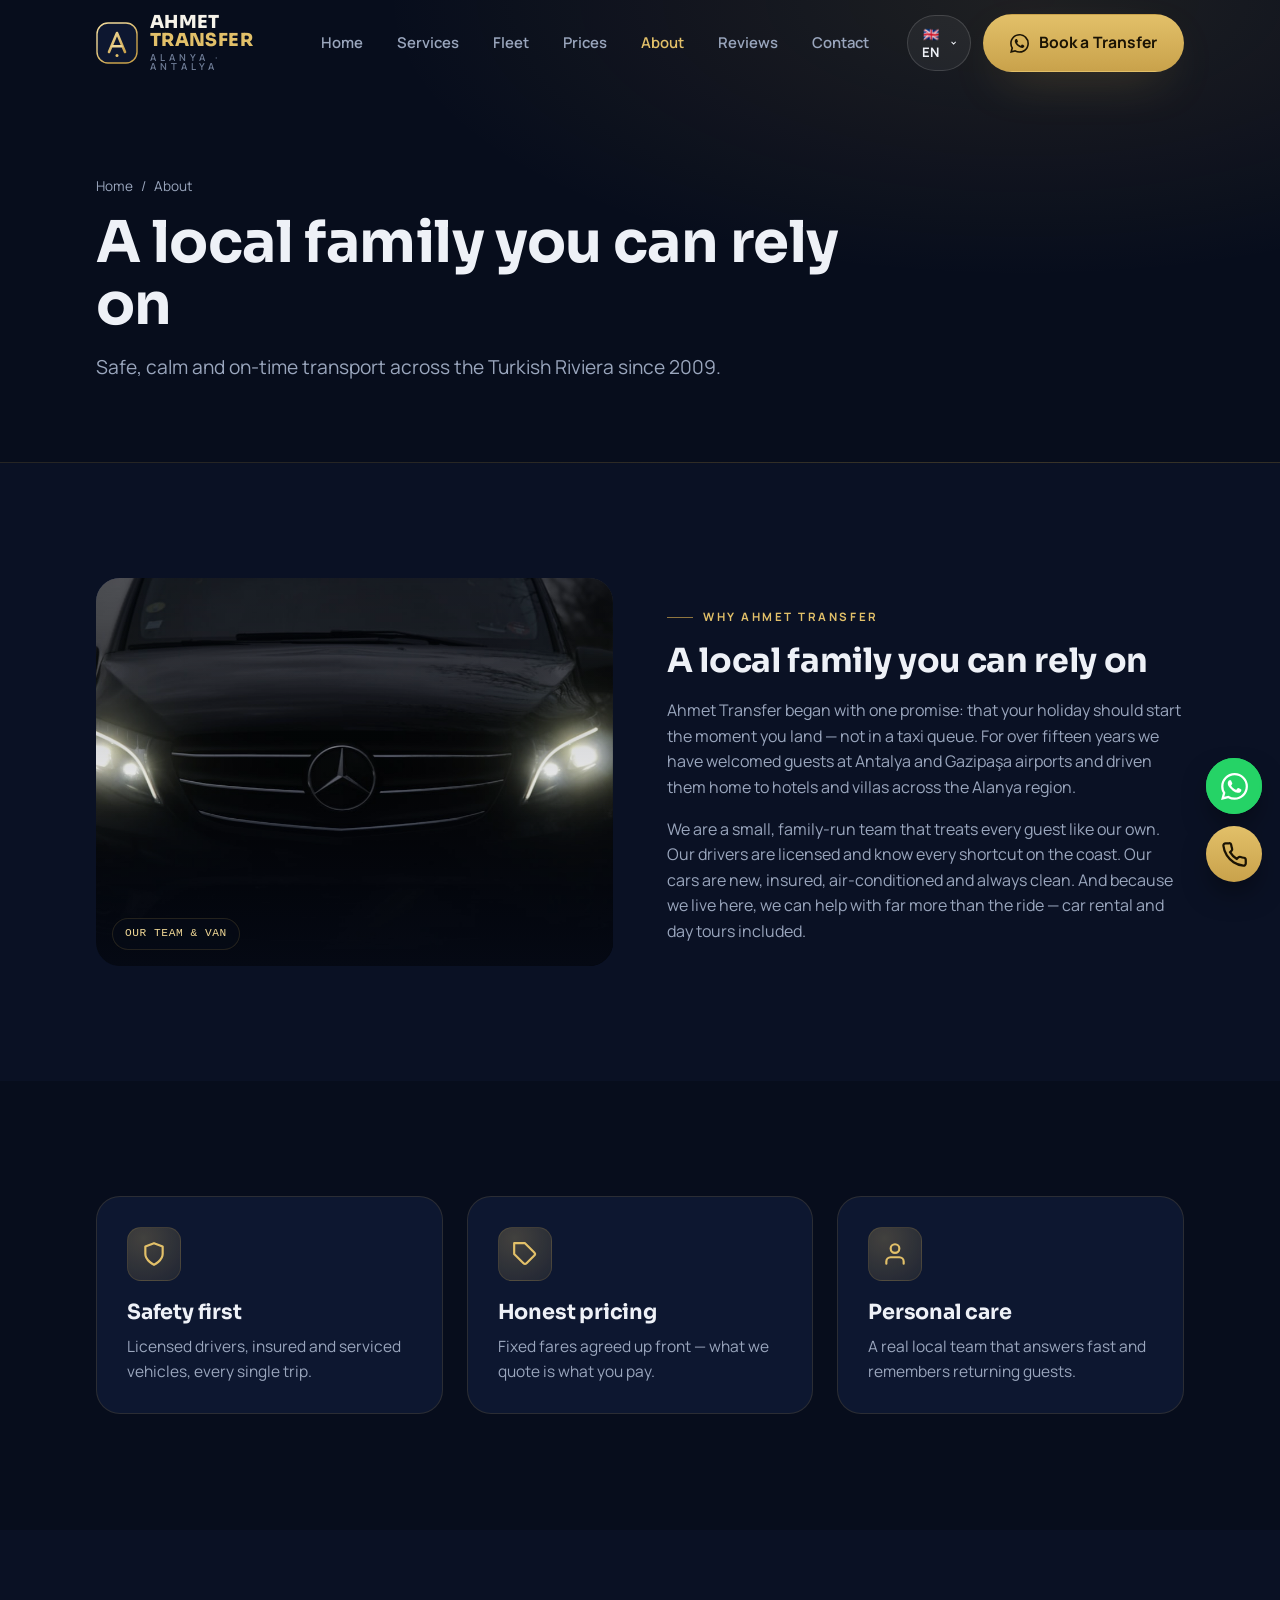
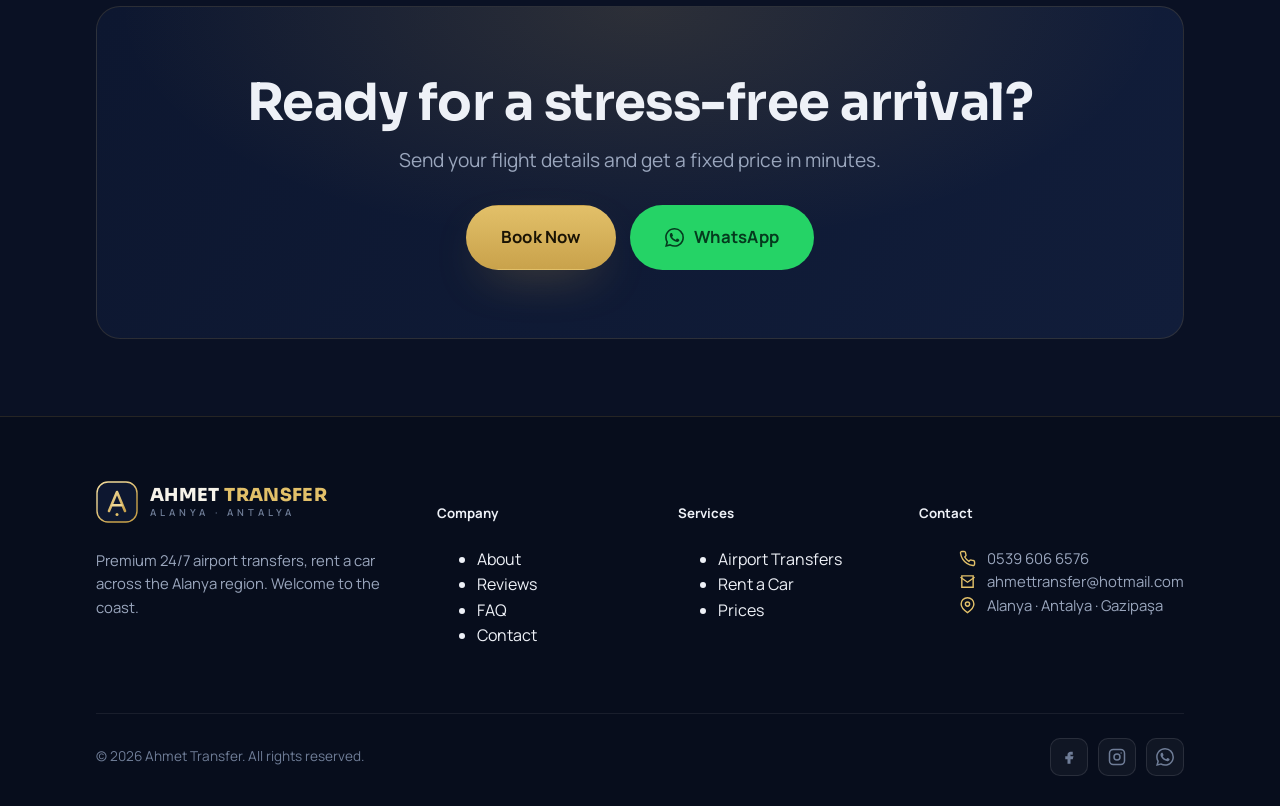
<file: about.html>
<!DOCTYPE html>
<html lang="en">
<head>
<meta charset="UTF-8" />
<meta name="viewport" content="width=device-width, initial-scale=1.0" />
<title>About Us — Ahmet Transfer | Trusted in Alanya since 2009</title>
<meta name="description" content="A local family-run transfer company on the Turkish Riviera since 2009. Safe, calm and on-time, every trip." />
<meta name="robots" content="index, follow" />
<link rel="preconnect" href="https://fonts.googleapis.com" />
<link rel="preconnect" href="https://fonts.gstatic.com" crossorigin />
<link href="https://fonts.googleapis.com/css2?family=Sora:wght@400;600;700;800&family=Manrope:wght@400;500;600;700&display=swap" rel="stylesheet" />
<link rel="icon" href="assets/logo.svg" type="image/svg+xml" />
<link rel="stylesheet" href="assets/style.css" />
</head>
<body>

<header class="site-header">
  <div class="container nav">
    <a class="logo" href="index.html" aria-label="Ahmet Transfer home">
      <svg class="logo__mark" viewBox="0 0 42 42" fill="none" xmlns="http://www.w3.org/2000/svg" aria-hidden="true">
        <rect x="1" y="1" width="40" height="40" rx="11" fill="#0d1730" stroke="url(#lg)" stroke-width="1.4"/>
        <path d="M13 30 L21 11 L29 30" stroke="url(#lg)" stroke-width="2.6" stroke-linecap="round" stroke-linejoin="round"/>
        <path d="M16.6 24.2 H25.4" stroke="#f0d896" stroke-width="2.4" stroke-linecap="round"/>
        <circle cx="21" cy="33.4" r="1.5" fill="#e2c069"/>
        <defs><linearGradient id="lg" x1="13" y1="11" x2="29" y2="30" gradientUnits="userSpaceOnUse"><stop stop-color="#f0d896"/><stop offset="1" stop-color="#c9a24b"/></linearGradient></defs>
      </svg>
      <span class="logo__txt"><span class="logo__name">AHMET <b>TRANSFER</b></span><span class="logo__sub">Alanya · Antalya</span></span>
    </a>
    <nav class="nav__links" aria-label="Primary">
      <a href="index.html" data-i18n="nav.home">nav.home</a>
      <a href="services.html" data-i18n="nav.services">nav.services</a>
      <a href="fleet.html" data-i18n="nav.fleet">nav.fleet</a>
      <a href="prices.html" data-i18n="nav.prices">nav.prices</a>
      <a href="about.html" class="active" data-i18n="nav.about">nav.about</a>
      <a href="reviews.html" data-i18n="nav.reviews">nav.reviews</a>
      <a href="contact.html" data-i18n="nav.contact">nav.contact</a>
    </nav>
    <div class="nav__right">
      <div class="lang">
        <button class="lang__btn" aria-haspopup="true" aria-expanded="false">
          <span data-lang-current>🇬🇧 EN</span>
          <svg width="12" height="12" viewBox="0 0 14 14" fill="none" stroke="currentColor" stroke-width="2"><path d="M3 5l4 4 4-4"/></svg>
        </button>
        <div class="lang__menu" data-lang-menu></div>
      </div>
      <a class="btn btn--gold" href="booking.html"><svg viewBox="0 0 24 24" fill="currentColor"><path d="M17.472 14.382c-.297-.149-1.758-.867-2.03-.967-.273-.099-.471-.148-.67.15-.197.297-.767.966-.94 1.164-.173.199-.347.223-.644.075-.297-.15-1.255-.463-2.39-1.475-.883-.788-1.48-1.761-1.653-2.059-.173-.297-.018-.458.13-.606.134-.133.298-.347.446-.52.149-.174.198-.298.298-.497.099-.198.05-.371-.025-.52-.075-.149-.669-1.612-.916-2.207-.242-.579-.487-.5-.669-.51-.173-.008-.371-.01-.57-.01-.198 0-.52.074-.792.372-.272.297-1.04 1.016-1.04 2.479 0 1.462 1.065 2.875 1.213 3.074.149.198 2.096 3.2 5.077 4.487.709.306 1.262.489 1.694.625.712.227 1.36.195 1.871.118.571-.085 1.758-.719 2.006-1.413.248-.694.248-1.289.173-1.413-.074-.124-.272-.198-.57-.347m-5.421 7.403h-.004a9.87 9.87 0 0 1-5.031-1.378l-.361-.214-3.741.982.998-3.648-.235-.374a9.86 9.86 0 0 1-1.51-5.26c.001-5.45 4.436-9.884 9.888-9.884 2.64 0 5.122 1.03 6.988 2.898a9.825 9.825 0 0 1 2.893 6.994c-.003 5.45-4.437 9.884-9.885 9.884m8.413-18.297A11.815 11.815 0 0 0 12.05 0C5.495 0 .16 5.335.157 11.892c0 2.096.547 4.142 1.588 5.945L.057 24l6.305-1.654a11.882 11.882 0 0 0 5.683 1.448h.005c6.554 0 11.89-5.335 11.893-11.893a11.821 11.821 0 0 0-3.48-8.413Z"/></svg><span data-i18n="cta.book">Book a Transfer</span></a>
      <button class="burger" aria-label="Menu"><span></span><span></span><span></span></button>
    </div>
  </div>
</header>

<div class="mobile-nav">
  <a href="index.html" data-i18n="nav.home">nav.home</a>
  <a href="services.html" data-i18n="nav.services">nav.services</a>
  <a href="fleet.html" data-i18n="nav.fleet">nav.fleet</a>
  <a href="prices.html" data-i18n="nav.prices">nav.prices</a>
  <a href="booking.html" data-i18n="nav.booking">nav.booking</a>
  <a href="about.html" class="active" data-i18n="nav.about">nav.about</a>
  <a href="reviews.html" data-i18n="nav.reviews">nav.reviews</a>
  <a href="faq.html" data-i18n="nav.faq">nav.faq</a>
  <a href="contact.html" data-i18n="nav.contact">nav.contact</a>
  <a class="btn btn--gold btn--block" href="booking.html" data-i18n="cta.bookNow">Book Now</a>
</div>

<section class="page-hero"><div class="container">
    <p class="crumb reveal"><a href="index.html" data-i18n="nav.home">Home</a> / <span data-i18n="nav.about">Page</span></p>
    <h1 class="reveal" data-d="1" data-i18n="about.title">Title</h1>
    <p class="lead reveal" data-d="2" data-i18n="about.lead">Lead</p>
  </div></section>
<section class="section"><div class="container">
  <div class="grid grid-2" style="gap:54px;align-items:center">
    <div class="scene scene--px" style="aspect-ratio:4/3;border-radius:24px"><img class="scene__img" data-parallax="0.16" src="assets/images/vip-van.jpg" alt="Our VIP transfer van" loading="lazy"><span class="scene__chip">Our team & van</span></div>
    <div class="reveal">
      <p class="eyebrow" data-i18n="why.eyebrow">Why us</p>
      <h2 class="h-md" style="margin-bottom:18px" data-i18n="about.title">A local family you can rely on</h2>
      <p class="muted" style="margin:0 0 16px" data-i18n="about.p1">Story p1</p>
      <p class="muted" style="margin:0" data-i18n="about.p2">Story p2</p>
    </div>
  </div>
</div></section>
<section class="section" style="background:var(--navy-950)"><div class="container">
  <div class="grid grid-3">
    <article class="card reveal"><div class="card__icon"><svg viewBox="0 0 24 24" fill="none" stroke-width="2" stroke-linecap="round" stroke-linejoin="round"><path d="M12 22s8-4 8-10V5l-8-3-8 3v7c0 6 8 10 8 10z"/></svg></div><h3 data-i18n="about.v1.t">V</h3><p data-i18n="about.v1.d">d</p></article>
    <article class="card reveal"><div class="card__icon"><svg viewBox="0 0 24 24" fill="none" stroke-width="2" stroke-linecap="round" stroke-linejoin="round"><path d="M20.59 13.41l-7.17 7.17a2 2 0 0 1-2.83 0L2 12V2h10l8.59 8.59a2 2 0 0 1 0 2.82z"/></svg></div><h3 data-i18n="about.v2.t">V</h3><p data-i18n="about.v2.d">d</p></article>
    <article class="card reveal"><div class="card__icon"><svg viewBox="0 0 24 24" fill="none" stroke-width="2" stroke-linecap="round" stroke-linejoin="round"><path d="M20 21v-2a4 4 0 0 0-4-4H8a4 4 0 0 0-4 4v2"/><circle cx="12" cy="7" r="4"/></svg></div><h3 data-i18n="about.v3.t">V</h3><p data-i18n="about.v3.d">d</p></article>
  </div>
</div></section>
<section class="section--tight"><div class="container">
  <div class="cta-band reveal">
    <h2 class="h-lg" data-i18n="ctaband.title">Ready for a stress-free arrival?</h2>
    <p class="lead mx-auto" style="margin-top:14px" data-i18n="ctaband.lead">Send your flight details and get a fixed price in minutes.</p>
    <div class="btn-row">
      <a class="btn btn--gold btn--lg" href="booking.html" data-i18n="cta.bookNow">Book Now</a>
      <a class="btn btn--green btn--lg" data-wa target="_blank" rel="noopener"><svg viewBox="0 0 24 24" fill="currentColor"><path d="M17.472 14.382c-.297-.149-1.758-.867-2.03-.967-.273-.099-.471-.148-.67.15-.197.297-.767.966-.94 1.164-.173.199-.347.223-.644.075-.297-.15-1.255-.463-2.39-1.475-.883-.788-1.48-1.761-1.653-2.059-.173-.297-.018-.458.13-.606.134-.133.298-.347.446-.52.149-.174.198-.298.298-.497.099-.198.05-.371-.025-.52-.075-.149-.669-1.612-.916-2.207-.242-.579-.487-.5-.669-.51-.173-.008-.371-.01-.57-.01-.198 0-.52.074-.792.372-.272.297-1.04 1.016-1.04 2.479 0 1.462 1.065 2.875 1.213 3.074.149.198 2.096 3.2 5.077 4.487.709.306 1.262.489 1.694.625.712.227 1.36.195 1.871.118.571-.085 1.758-.719 2.006-1.413.248-.694.248-1.289.173-1.413-.074-.124-.272-.198-.57-.347m-5.421 7.403h-.004a9.87 9.87 0 0 1-5.031-1.378l-.361-.214-3.741.982.998-3.648-.235-.374a9.86 9.86 0 0 1-1.51-5.26c.001-5.45 4.436-9.884 9.888-9.884 2.64 0 5.122 1.03 6.988 2.898a9.825 9.825 0 0 1 2.893 6.994c-.003 5.45-4.437 9.884-9.885 9.884m8.413-18.297A11.815 11.815 0 0 0 12.05 0C5.495 0 .16 5.335.157 11.892c0 2.096.547 4.142 1.588 5.945L.057 24l6.305-1.654a11.882 11.882 0 0 0 5.683 1.448h.005c6.554 0 11.89-5.335 11.893-11.893a11.821 11.821 0 0 0-3.48-8.413Z"/></svg><span data-i18n="cta.whatsapp">WhatsApp</span></a>
    </div>
  </div>
</div></section>

<footer class="site-footer">
  <div class="container">
    <div class="footer__grid">
      <div class="footer__about">
        <a class="logo" href="index.html">
          <svg class="logo__mark" viewBox="0 0 42 42" fill="none" xmlns="http://www.w3.org/2000/svg" aria-hidden="true">
        <rect x="1" y="1" width="40" height="40" rx="11" fill="#0d1730" stroke="url(#lgf)" stroke-width="1.4"/>
        <path d="M13 30 L21 11 L29 30" stroke="url(#lgf)" stroke-width="2.6" stroke-linecap="round" stroke-linejoin="round"/>
        <path d="M16.6 24.2 H25.4" stroke="#f0d896" stroke-width="2.4" stroke-linecap="round"/>
        <circle cx="21" cy="33.4" r="1.5" fill="#e2c069"/>
        <defs><linearGradient id="lgf" x1="13" y1="11" x2="29" y2="30" gradientUnits="userSpaceOnUse"><stop stop-color="#f0d896"/><stop offset="1" stop-color="#c9a24b"/></linearGradient></defs>
      </svg>
          <span class="logo__txt"><span class="logo__name">AHMET <b>TRANSFER</b></span><span class="logo__sub">Alanya · Antalya</span></span>
        </a>
        <p data-i18n="footer.tagline">Premium 24/7 airport transfers, rent a car across the Alanya region.</p>
      </div>
      <div><h5 data-i18n="footer.company">Company</h5><ul>
        <li><a href="about.html" data-i18n="nav.about">About</a></li>
        <li><a href="reviews.html" data-i18n="nav.reviews">Reviews</a></li>
        <li><a href="faq.html" data-i18n="nav.faq">FAQ</a></li>
        <li><a href="contact.html" data-i18n="nav.contact">Contact</a></li></ul></div>
      <div><h5 data-i18n="footer.servicesH">Services</h5><ul>
        <li><a href="services.html" data-i18n="svc.transfer.t">Airport Transfers</a></li>
        <li><a href="services.html" data-i18n="svc.rental.t">Rent a Car</a></li>
        <li><a href="prices.html" data-i18n="nav.prices">Prices</a></li></ul></div>
      <div><h5 data-i18n="footer.contactH">Contact</h5><ul class="footer__contact">
        <li><svg viewBox="0 0 24 24" fill="none" stroke="currentColor" stroke-width="2"><path d="M22 16.92v3a2 2 0 0 1-2.18 2 19.79 19.79 0 0 1-8.63-3.07 19.5 19.5 0 0 1-6-6 19.79 19.79 0 0 1-3.07-8.67A2 2 0 0 1 4.11 2h3a2 2 0 0 1 2 1.72c.13.96.36 1.9.7 2.81a2 2 0 0 1-.45 2.11L8.09 9.91a16 16 0 0 0 6 6l1.27-1.27a2 2 0 0 1 2.11-.45c.9.34 1.85.57 2.81.7A2 2 0 0 1 22 16.92z"/></svg><a data-tel data-phone-text href="tel:+905396066576">0539 606 6576</a></li>
        <li><svg viewBox="0 0 24 24" fill="none" stroke="currentColor" stroke-width="2"><path d="M4 4h16v16H4z"/><path d="M22 6l-10 7L2 6"/></svg><a data-mail data-mail-text href="#">ahmettransfer@hotmail.com</a></li>
        <li><svg viewBox="0 0 24 24" fill="none" stroke="currentColor" stroke-width="2"><path d="M21 10c0 6-9 12-9 12s-9-6-9-12a9 9 0 0 1 18 0z"/><circle cx="12" cy="10" r="3"/></svg><span data-i18n="contact.areaV">Alanya · Antalya · Gazipaşa</span></li></ul></div>
    </div>
    <div class="footer__bottom">
      <span>© <span data-year>2026</span> Ahmet Transfer. <span data-i18n="footer.rights">All rights reserved.</span></span>
      <div class="footer__socials">
        <a href="#" aria-label="Facebook"><svg viewBox="0 0 24 24" fill="currentColor"><path d="M14 9h3V5h-3c-2.2 0-4 1.8-4 4v2H7v4h3v6h4v-6h3l1-4h-4V9c0-.6.4-1 1-1z"/></svg></a>
        <a href="#" aria-label="Instagram"><svg viewBox="0 0 24 24" fill="none" stroke="currentColor" stroke-width="2"><rect x="2" y="2" width="20" height="20" rx="5"/><circle cx="12" cy="12" r="4"/><circle cx="17.5" cy="6.5" r="1" fill="currentColor" stroke="none"/></svg></a>
        <a data-wa target="_blank" rel="noopener" aria-label="WhatsApp"><svg viewBox="0 0 24 24" fill="currentColor"><path d="M17.472 14.382c-.297-.149-1.758-.867-2.03-.967-.273-.099-.471-.148-.67.15-.197.297-.767.966-.94 1.164-.173.199-.347.223-.644.075-.297-.15-1.255-.463-2.39-1.475-.883-.788-1.48-1.761-1.653-2.059-.173-.297-.018-.458.13-.606.134-.133.298-.347.446-.52.149-.174.198-.298.298-.497.099-.198.05-.371-.025-.52-.075-.149-.669-1.612-.916-2.207-.242-.579-.487-.5-.669-.51-.173-.008-.371-.01-.57-.01-.198 0-.52.074-.792.372-.272.297-1.04 1.016-1.04 2.479 0 1.462 1.065 2.875 1.213 3.074.149.198 2.096 3.2 5.077 4.487.709.306 1.262.489 1.694.625.712.227 1.36.195 1.871.118.571-.085 1.758-.719 2.006-1.413.248-.694.248-1.289.173-1.413-.074-.124-.272-.198-.57-.347m-5.421 7.403h-.004a9.87 9.87 0 0 1-5.031-1.378l-.361-.214-3.741.982.998-3.648-.235-.374a9.86 9.86 0 0 1-1.51-5.26c.001-5.45 4.436-9.884 9.888-9.884 2.64 0 5.122 1.03 6.988 2.898a9.825 9.825 0 0 1 2.893 6.994c-.003 5.45-4.437 9.884-9.885 9.884m8.413-18.297A11.815 11.815 0 0 0 12.05 0C5.495 0 .16 5.335.157 11.892c0 2.096.547 4.142 1.588 5.945L.057 24l6.305-1.654a11.882 11.882 0 0 0 5.683 1.448h.005c6.554 0 11.89-5.335 11.893-11.893a11.821 11.821 0 0 0-3.48-8.413Z"/></svg></a>
      </div>
    </div>
  </div>
</footer>

<div class="floaties">
  <a class="floaty floaty--wa" data-wa target="_blank" rel="noopener" aria-label="WhatsApp"><svg viewBox="0 0 24 24" fill="currentColor"><path d="M17.472 14.382c-.297-.149-1.758-.867-2.03-.967-.273-.099-.471-.148-.67.15-.197.297-.767.966-.94 1.164-.173.199-.347.223-.644.075-.297-.15-1.255-.463-2.39-1.475-.883-.788-1.48-1.761-1.653-2.059-.173-.297-.018-.458.13-.606.134-.133.298-.347.446-.52.149-.174.198-.298.298-.497.099-.198.05-.371-.025-.52-.075-.149-.669-1.612-.916-2.207-.242-.579-.487-.5-.669-.51-.173-.008-.371-.01-.57-.01-.198 0-.52.074-.792.372-.272.297-1.04 1.016-1.04 2.479 0 1.462 1.065 2.875 1.213 3.074.149.198 2.096 3.2 5.077 4.487.709.306 1.262.489 1.694.625.712.227 1.36.195 1.871.118.571-.085 1.758-.719 2.006-1.413.248-.694.248-1.289.173-1.413-.074-.124-.272-.198-.57-.347m-5.421 7.403h-.004a9.87 9.87 0 0 1-5.031-1.378l-.361-.214-3.741.982.998-3.648-.235-.374a9.86 9.86 0 0 1-1.51-5.26c.001-5.45 4.436-9.884 9.888-9.884 2.64 0 5.122 1.03 6.988 2.898a9.825 9.825 0 0 1 2.893 6.994c-.003 5.45-4.437 9.884-9.885 9.884m8.413-18.297A11.815 11.815 0 0 0 12.05 0C5.495 0 .16 5.335.157 11.892c0 2.096.547 4.142 1.588 5.945L.057 24l6.305-1.654a11.882 11.882 0 0 0 5.683 1.448h.005c6.554 0 11.89-5.335 11.893-11.893a11.821 11.821 0 0 0-3.48-8.413Z"/></svg></a>
  <a class="floaty floaty--call" data-tel aria-label="Call"><svg viewBox="0 0 24 24" fill="none" stroke="currentColor" stroke-width="2"><path d="M22 16.92v3a2 2 0 0 1-2.18 2 19.79 19.79 0 0 1-8.63-3.07 19.5 19.5 0 0 1-6-6 19.79 19.79 0 0 1-3.07-8.67A2 2 0 0 1 4.11 2h3a2 2 0 0 1 2 1.72c.13.96.36 1.9.7 2.81a2 2 0 0 1-.45 2.11L8.09 9.91a16 16 0 0 0 6 6l1.27-1.27a2 2 0 0 1 2.11-.45c.9.34 1.85.57 2.81.7A2 2 0 0 1 22 16.92z"/></svg></a>
</div>

<script src="assets/i18n-data.js"></script>
<script src="assets/main.js"></script>
</body>
</html>
</file>
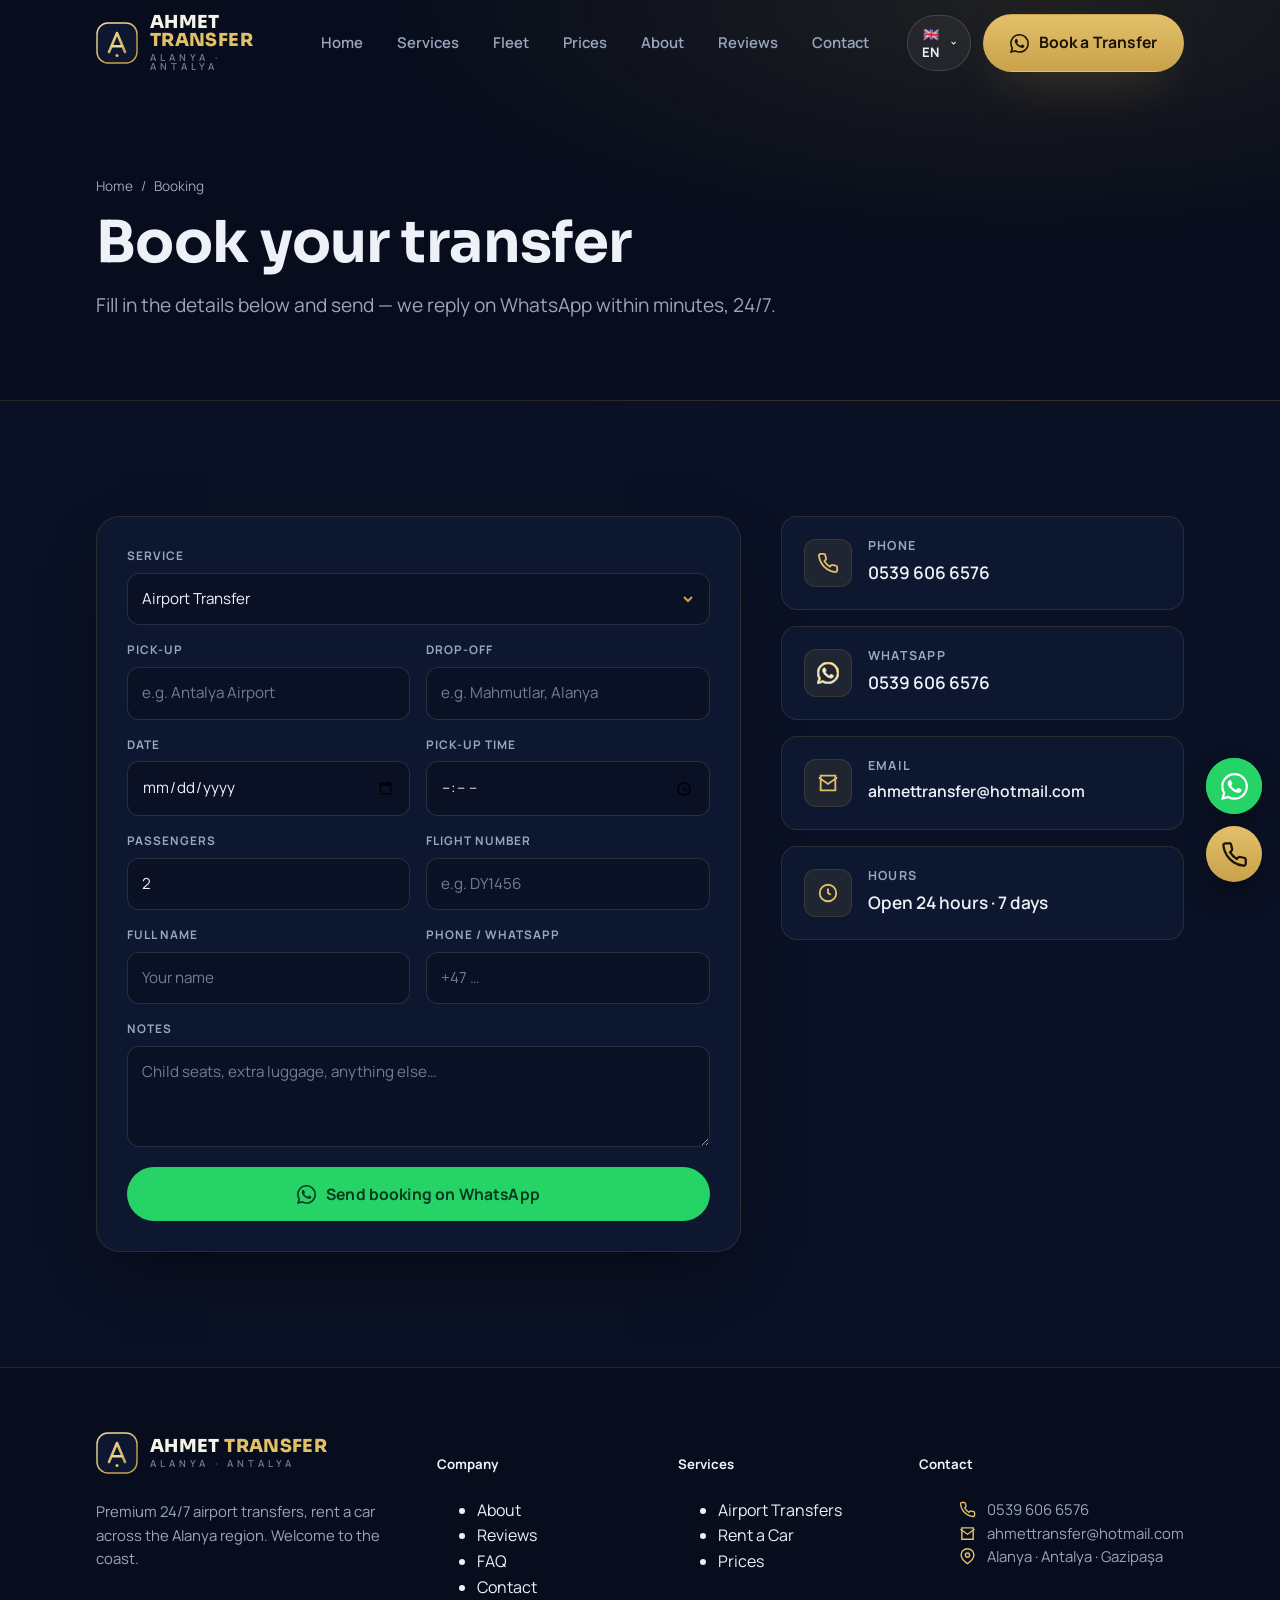
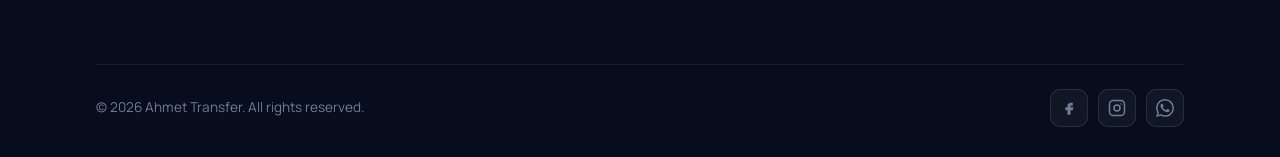
<file: booking.html>
<!DOCTYPE html>
<html lang="en">
<head>
<meta charset="UTF-8" />
<meta name="viewport" content="width=device-width, initial-scale=1.0" />
<title>Book a Transfer — Ahmet Transfer | 24/7 Online Booking</title>
<meta name="description" content="Book your Alanya airport transfer online. Fill in your details and we reply on WhatsApp within minutes, 24/7." />
<meta name="robots" content="index, follow" />
<link rel="preconnect" href="https://fonts.googleapis.com" />
<link rel="preconnect" href="https://fonts.gstatic.com" crossorigin />
<link href="https://fonts.googleapis.com/css2?family=Sora:wght@400;600;700;800&family=Manrope:wght@400;500;600;700&display=swap" rel="stylesheet" />
<link rel="icon" href="assets/logo.svg" type="image/svg+xml" />
<link rel="stylesheet" href="assets/style.css" />
</head>
<body>

<header class="site-header">
  <div class="container nav">
    <a class="logo" href="index.html" aria-label="Ahmet Transfer home">
      <svg class="logo__mark" viewBox="0 0 42 42" fill="none" xmlns="http://www.w3.org/2000/svg" aria-hidden="true">
        <rect x="1" y="1" width="40" height="40" rx="11" fill="#0d1730" stroke="url(#lg)" stroke-width="1.4"/>
        <path d="M13 30 L21 11 L29 30" stroke="url(#lg)" stroke-width="2.6" stroke-linecap="round" stroke-linejoin="round"/>
        <path d="M16.6 24.2 H25.4" stroke="#f0d896" stroke-width="2.4" stroke-linecap="round"/>
        <circle cx="21" cy="33.4" r="1.5" fill="#e2c069"/>
        <defs><linearGradient id="lg" x1="13" y1="11" x2="29" y2="30" gradientUnits="userSpaceOnUse"><stop stop-color="#f0d896"/><stop offset="1" stop-color="#c9a24b"/></linearGradient></defs>
      </svg>
      <span class="logo__txt"><span class="logo__name">AHMET <b>TRANSFER</b></span><span class="logo__sub">Alanya · Antalya</span></span>
    </a>
    <nav class="nav__links" aria-label="Primary">
      <a href="index.html" data-i18n="nav.home">nav.home</a>
      <a href="services.html" data-i18n="nav.services">nav.services</a>
      <a href="fleet.html" data-i18n="nav.fleet">nav.fleet</a>
      <a href="prices.html" data-i18n="nav.prices">nav.prices</a>
      <a href="about.html" data-i18n="nav.about">nav.about</a>
      <a href="reviews.html" data-i18n="nav.reviews">nav.reviews</a>
      <a href="contact.html" data-i18n="nav.contact">nav.contact</a>
    </nav>
    <div class="nav__right">
      <div class="lang">
        <button class="lang__btn" aria-haspopup="true" aria-expanded="false">
          <span data-lang-current>🇬🇧 EN</span>
          <svg width="12" height="12" viewBox="0 0 14 14" fill="none" stroke="currentColor" stroke-width="2"><path d="M3 5l4 4 4-4"/></svg>
        </button>
        <div class="lang__menu" data-lang-menu></div>
      </div>
      <a class="btn btn--gold" href="booking.html"><svg viewBox="0 0 24 24" fill="currentColor"><path d="M17.472 14.382c-.297-.149-1.758-.867-2.03-.967-.273-.099-.471-.148-.67.15-.197.297-.767.966-.94 1.164-.173.199-.347.223-.644.075-.297-.15-1.255-.463-2.39-1.475-.883-.788-1.48-1.761-1.653-2.059-.173-.297-.018-.458.13-.606.134-.133.298-.347.446-.52.149-.174.198-.298.298-.497.099-.198.05-.371-.025-.52-.075-.149-.669-1.612-.916-2.207-.242-.579-.487-.5-.669-.51-.173-.008-.371-.01-.57-.01-.198 0-.52.074-.792.372-.272.297-1.04 1.016-1.04 2.479 0 1.462 1.065 2.875 1.213 3.074.149.198 2.096 3.2 5.077 4.487.709.306 1.262.489 1.694.625.712.227 1.36.195 1.871.118.571-.085 1.758-.719 2.006-1.413.248-.694.248-1.289.173-1.413-.074-.124-.272-.198-.57-.347m-5.421 7.403h-.004a9.87 9.87 0 0 1-5.031-1.378l-.361-.214-3.741.982.998-3.648-.235-.374a9.86 9.86 0 0 1-1.51-5.26c.001-5.45 4.436-9.884 9.888-9.884 2.64 0 5.122 1.03 6.988 2.898a9.825 9.825 0 0 1 2.893 6.994c-.003 5.45-4.437 9.884-9.885 9.884m8.413-18.297A11.815 11.815 0 0 0 12.05 0C5.495 0 .16 5.335.157 11.892c0 2.096.547 4.142 1.588 5.945L.057 24l6.305-1.654a11.882 11.882 0 0 0 5.683 1.448h.005c6.554 0 11.89-5.335 11.893-11.893a11.821 11.821 0 0 0-3.48-8.413Z"/></svg><span data-i18n="cta.book">Book a Transfer</span></a>
      <button class="burger" aria-label="Menu"><span></span><span></span><span></span></button>
    </div>
  </div>
</header>

<div class="mobile-nav">
  <a href="index.html" data-i18n="nav.home">nav.home</a>
  <a href="services.html" data-i18n="nav.services">nav.services</a>
  <a href="fleet.html" data-i18n="nav.fleet">nav.fleet</a>
  <a href="prices.html" data-i18n="nav.prices">nav.prices</a>
  <a href="booking.html" class="active" data-i18n="nav.booking">nav.booking</a>
  <a href="about.html" data-i18n="nav.about">nav.about</a>
  <a href="reviews.html" data-i18n="nav.reviews">nav.reviews</a>
  <a href="faq.html" data-i18n="nav.faq">nav.faq</a>
  <a href="contact.html" data-i18n="nav.contact">nav.contact</a>
  <a class="btn btn--gold btn--block" href="booking.html" data-i18n="cta.bookNow">Book Now</a>
</div>

<section class="page-hero"><div class="container">
    <p class="crumb reveal"><a href="index.html" data-i18n="nav.home">Home</a> / <span data-i18n="nav.booking">Page</span></p>
    <h1 class="reveal" data-d="1" data-i18n="book.title">Title</h1>
    <p class="lead reveal" data-d="2" data-i18n="book.lead">Lead</p>
  </div></section>
<section class="section"><div class="container">
  <div class="grid" style="grid-template-columns:1.6fr 1fr;gap:40px;align-items:start">
    <form class="qbook reveal" data-wa-form style="margin-top:0;padding:30px">
      <div class="grid grid-2" style="gap:16px">
        <div class="field" style="grid-column:1/-1"><label data-i18n="qb.service">Service</label>
          <select name="service">
            <option data-i18n="qb.transfer">Airport Transfer</option>
            <option data-i18n="qb.rental">Rent a Car</option>
            <option data-i18n="qb.tour">Daily Tour</option>
          </select></div>
        <div class="field"><label data-i18n="qb.from">L</label><input name="from"  data-i18n-ph="qb.fromPh" /></div>
        <div class="field"><label data-i18n="qb.to">L</label><input name="to"  data-i18n-ph="qb.toPh" /></div>
        <div class="field"><label data-i18n="qb.date">L</label><input name="date" type="date"  /></div>
        <div class="field"><label data-i18n="book.time">L</label><input name="time" type="time"  /></div>
        <div class="field"><label data-i18n="qb.pax">L</label><input name="pax" type="number" min="1" value="2"  /></div>
        <div class="field"><label data-i18n="book.flight">L</label><input name="flight"  data-i18n-ph="book.flightPh" /></div>
        <div class="field"><label data-i18n="book.name">L</label><input name="name"  data-i18n-ph="book.namePh" /></div>
        <div class="field"><label data-i18n="book.phone">L</label><input name="phone"  data-i18n-ph="book.phonePh" /></div>
        <div class="field" style="grid-column:1/-1"><label data-i18n="book.notes">Notes</label><textarea name="notes" rows="3" data-i18n-ph="book.notesPh"></textarea></div>
      </div>
      <button class="btn btn--green btn--block" type="submit" style="margin-top:20px"><svg viewBox="0 0 24 24" fill="currentColor"><path d="M17.472 14.382c-.297-.149-1.758-.867-2.03-.967-.273-.099-.471-.148-.67.15-.197.297-.767.966-.94 1.164-.173.199-.347.223-.644.075-.297-.15-1.255-.463-2.39-1.475-.883-.788-1.48-1.761-1.653-2.059-.173-.297-.018-.458.13-.606.134-.133.298-.347.446-.52.149-.174.198-.298.298-.497.099-.198.05-.371-.025-.52-.075-.149-.669-1.612-.916-2.207-.242-.579-.487-.5-.669-.51-.173-.008-.371-.01-.57-.01-.198 0-.52.074-.792.372-.272.297-1.04 1.016-1.04 2.479 0 1.462 1.065 2.875 1.213 3.074.149.198 2.096 3.2 5.077 4.487.709.306 1.262.489 1.694.625.712.227 1.36.195 1.871.118.571-.085 1.758-.719 2.006-1.413.248-.694.248-1.289.173-1.413-.074-.124-.272-.198-.57-.347m-5.421 7.403h-.004a9.87 9.87 0 0 1-5.031-1.378l-.361-.214-3.741.982.998-3.648-.235-.374a9.86 9.86 0 0 1-1.51-5.26c.001-5.45 4.436-9.884 9.888-9.884 2.64 0 5.122 1.03 6.988 2.898a9.825 9.825 0 0 1 2.893 6.994c-.003 5.45-4.437 9.884-9.885 9.884m8.413-18.297A11.815 11.815 0 0 0 12.05 0C5.495 0 .16 5.335.157 11.892c0 2.096.547 4.142 1.588 5.945L.057 24l6.305-1.654a11.882 11.882 0 0 0 5.683 1.448h.005c6.554 0 11.89-5.335 11.893-11.893a11.821 11.821 0 0 0-3.48-8.413Z"/></svg><span data-i18n="book.submit">Send booking on WhatsApp</span></button>
    </form>
    <aside class="reveal" data-d="1" style="display:flex;flex-direction:column;gap:16px">
      <div class="contact-card"><div class="contact-card__ic"><svg viewBox="0 0 24 24" fill="none" stroke="currentColor" stroke-width="2"><path d="M22 16.92v3a2 2 0 0 1-2.18 2 19.79 19.79 0 0 1-8.63-3.07 19.5 19.5 0 0 1-6-6 19.79 19.79 0 0 1-3.07-8.67A2 2 0 0 1 4.11 2h3a2 2 0 0 1 2 1.72c.13.96.36 1.9.7 2.81a2 2 0 0 1-.45 2.11L8.09 9.91a16 16 0 0 0 6 6l1.27-1.27a2 2 0 0 1 2.11-.45c.9.34 1.85.57 2.81.7A2 2 0 0 1 22 16.92z"/></svg></div><div><h4 data-i18n="contact.phone">Phone</h4><a data-tel data-phone-text href="tel:+905396066576">0539 606 6576</a></div></div>
      <a class="contact-card" data-wa target="_blank" rel="noopener" style="text-decoration:none"><div class="contact-card__ic"><svg viewBox="0 0 24 24" fill="currentColor"><path d="M17.472 14.382c-.297-.149-1.758-.867-2.03-.967-.273-.099-.471-.148-.67.15-.197.297-.767.966-.94 1.164-.173.199-.347.223-.644.075-.297-.15-1.255-.463-2.39-1.475-.883-.788-1.48-1.761-1.653-2.059-.173-.297-.018-.458.13-.606.134-.133.298-.347.446-.52.149-.174.198-.298.298-.497.099-.198.05-.371-.025-.52-.075-.149-.669-1.612-.916-2.207-.242-.579-.487-.5-.669-.51-.173-.008-.371-.01-.57-.01-.198 0-.52.074-.792.372-.272.297-1.04 1.016-1.04 2.479 0 1.462 1.065 2.875 1.213 3.074.149.198 2.096 3.2 5.077 4.487.709.306 1.262.489 1.694.625.712.227 1.36.195 1.871.118.571-.085 1.758-.719 2.006-1.413.248-.694.248-1.289.173-1.413-.074-.124-.272-.198-.57-.347m-5.421 7.403h-.004a9.87 9.87 0 0 1-5.031-1.378l-.361-.214-3.741.982.998-3.648-.235-.374a9.86 9.86 0 0 1-1.51-5.26c.001-5.45 4.436-9.884 9.888-9.884 2.64 0 5.122 1.03 6.988 2.898a9.825 9.825 0 0 1 2.893 6.994c-.003 5.45-4.437 9.884-9.885 9.884m8.413-18.297A11.815 11.815 0 0 0 12.05 0C5.495 0 .16 5.335.157 11.892c0 2.096.547 4.142 1.588 5.945L.057 24l6.305-1.654a11.882 11.882 0 0 0 5.683 1.448h.005c6.554 0 11.89-5.335 11.893-11.893a11.821 11.821 0 0 0-3.48-8.413Z"/></svg></div><div><h4 data-i18n="contact.wa">WhatsApp</h4><p data-phone-text>0539 606 6576</p></div></a>
      <div class="contact-card"><div class="contact-card__ic"><svg viewBox="0 0 24 24" fill="none" stroke="currentColor" stroke-width="2"><path d="M4 4h16v16H4z"/><path d="M22 6l-10 7L2 6"/></svg></div><div><h4 data-i18n="contact.email">Email</h4><a data-mail data-mail-text href="#" style="font-size:.98rem;word-break:break-all">ahmettransfer@hotmail.com</a></div></div>
      <div class="contact-card"><div class="contact-card__ic"><svg viewBox="0 0 24 24" fill="none" stroke="currentColor" stroke-width="2"><circle cx="12" cy="12" r="9"/><path d="M12 7v5l3 2"/></svg></div><div><h4 data-i18n="contact.hours">Hours</h4><p data-i18n="contact.hoursV">Open 24h</p></div></div>
    </aside>
  </div>
</div></section>

<footer class="site-footer">
  <div class="container">
    <div class="footer__grid">
      <div class="footer__about">
        <a class="logo" href="index.html">
          <svg class="logo__mark" viewBox="0 0 42 42" fill="none" xmlns="http://www.w3.org/2000/svg" aria-hidden="true">
        <rect x="1" y="1" width="40" height="40" rx="11" fill="#0d1730" stroke="url(#lgf)" stroke-width="1.4"/>
        <path d="M13 30 L21 11 L29 30" stroke="url(#lgf)" stroke-width="2.6" stroke-linecap="round" stroke-linejoin="round"/>
        <path d="M16.6 24.2 H25.4" stroke="#f0d896" stroke-width="2.4" stroke-linecap="round"/>
        <circle cx="21" cy="33.4" r="1.5" fill="#e2c069"/>
        <defs><linearGradient id="lgf" x1="13" y1="11" x2="29" y2="30" gradientUnits="userSpaceOnUse"><stop stop-color="#f0d896"/><stop offset="1" stop-color="#c9a24b"/></linearGradient></defs>
      </svg>
          <span class="logo__txt"><span class="logo__name">AHMET <b>TRANSFER</b></span><span class="logo__sub">Alanya · Antalya</span></span>
        </a>
        <p data-i18n="footer.tagline">Premium 24/7 airport transfers, rent a car across the Alanya region.</p>
      </div>
      <div><h5 data-i18n="footer.company">Company</h5><ul>
        <li><a href="about.html" data-i18n="nav.about">About</a></li>
        <li><a href="reviews.html" data-i18n="nav.reviews">Reviews</a></li>
        <li><a href="faq.html" data-i18n="nav.faq">FAQ</a></li>
        <li><a href="contact.html" data-i18n="nav.contact">Contact</a></li></ul></div>
      <div><h5 data-i18n="footer.servicesH">Services</h5><ul>
        <li><a href="services.html" data-i18n="svc.transfer.t">Airport Transfers</a></li>
        <li><a href="services.html" data-i18n="svc.rental.t">Rent a Car</a></li>
        <li><a href="prices.html" data-i18n="nav.prices">Prices</a></li></ul></div>
      <div><h5 data-i18n="footer.contactH">Contact</h5><ul class="footer__contact">
        <li><svg viewBox="0 0 24 24" fill="none" stroke="currentColor" stroke-width="2"><path d="M22 16.92v3a2 2 0 0 1-2.18 2 19.79 19.79 0 0 1-8.63-3.07 19.5 19.5 0 0 1-6-6 19.79 19.79 0 0 1-3.07-8.67A2 2 0 0 1 4.11 2h3a2 2 0 0 1 2 1.72c.13.96.36 1.9.7 2.81a2 2 0 0 1-.45 2.11L8.09 9.91a16 16 0 0 0 6 6l1.27-1.27a2 2 0 0 1 2.11-.45c.9.34 1.85.57 2.81.7A2 2 0 0 1 22 16.92z"/></svg><a data-tel data-phone-text href="tel:+905396066576">0539 606 6576</a></li>
        <li><svg viewBox="0 0 24 24" fill="none" stroke="currentColor" stroke-width="2"><path d="M4 4h16v16H4z"/><path d="M22 6l-10 7L2 6"/></svg><a data-mail data-mail-text href="#">ahmettransfer@hotmail.com</a></li>
        <li><svg viewBox="0 0 24 24" fill="none" stroke="currentColor" stroke-width="2"><path d="M21 10c0 6-9 12-9 12s-9-6-9-12a9 9 0 0 1 18 0z"/><circle cx="12" cy="10" r="3"/></svg><span data-i18n="contact.areaV">Alanya · Antalya · Gazipaşa</span></li></ul></div>
    </div>
    <div class="footer__bottom">
      <span>© <span data-year>2026</span> Ahmet Transfer. <span data-i18n="footer.rights">All rights reserved.</span></span>
      <div class="footer__socials">
        <a href="#" aria-label="Facebook"><svg viewBox="0 0 24 24" fill="currentColor"><path d="M14 9h3V5h-3c-2.2 0-4 1.8-4 4v2H7v4h3v6h4v-6h3l1-4h-4V9c0-.6.4-1 1-1z"/></svg></a>
        <a href="#" aria-label="Instagram"><svg viewBox="0 0 24 24" fill="none" stroke="currentColor" stroke-width="2"><rect x="2" y="2" width="20" height="20" rx="5"/><circle cx="12" cy="12" r="4"/><circle cx="17.5" cy="6.5" r="1" fill="currentColor" stroke="none"/></svg></a>
        <a data-wa target="_blank" rel="noopener" aria-label="WhatsApp"><svg viewBox="0 0 24 24" fill="currentColor"><path d="M17.472 14.382c-.297-.149-1.758-.867-2.03-.967-.273-.099-.471-.148-.67.15-.197.297-.767.966-.94 1.164-.173.199-.347.223-.644.075-.297-.15-1.255-.463-2.39-1.475-.883-.788-1.48-1.761-1.653-2.059-.173-.297-.018-.458.13-.606.134-.133.298-.347.446-.52.149-.174.198-.298.298-.497.099-.198.05-.371-.025-.52-.075-.149-.669-1.612-.916-2.207-.242-.579-.487-.5-.669-.51-.173-.008-.371-.01-.57-.01-.198 0-.52.074-.792.372-.272.297-1.04 1.016-1.04 2.479 0 1.462 1.065 2.875 1.213 3.074.149.198 2.096 3.2 5.077 4.487.709.306 1.262.489 1.694.625.712.227 1.36.195 1.871.118.571-.085 1.758-.719 2.006-1.413.248-.694.248-1.289.173-1.413-.074-.124-.272-.198-.57-.347m-5.421 7.403h-.004a9.87 9.87 0 0 1-5.031-1.378l-.361-.214-3.741.982.998-3.648-.235-.374a9.86 9.86 0 0 1-1.51-5.26c.001-5.45 4.436-9.884 9.888-9.884 2.64 0 5.122 1.03 6.988 2.898a9.825 9.825 0 0 1 2.893 6.994c-.003 5.45-4.437 9.884-9.885 9.884m8.413-18.297A11.815 11.815 0 0 0 12.05 0C5.495 0 .16 5.335.157 11.892c0 2.096.547 4.142 1.588 5.945L.057 24l6.305-1.654a11.882 11.882 0 0 0 5.683 1.448h.005c6.554 0 11.89-5.335 11.893-11.893a11.821 11.821 0 0 0-3.48-8.413Z"/></svg></a>
      </div>
    </div>
  </div>
</footer>

<div class="floaties">
  <a class="floaty floaty--wa" data-wa target="_blank" rel="noopener" aria-label="WhatsApp"><svg viewBox="0 0 24 24" fill="currentColor"><path d="M17.472 14.382c-.297-.149-1.758-.867-2.03-.967-.273-.099-.471-.148-.67.15-.197.297-.767.966-.94 1.164-.173.199-.347.223-.644.075-.297-.15-1.255-.463-2.39-1.475-.883-.788-1.48-1.761-1.653-2.059-.173-.297-.018-.458.13-.606.134-.133.298-.347.446-.52.149-.174.198-.298.298-.497.099-.198.05-.371-.025-.52-.075-.149-.669-1.612-.916-2.207-.242-.579-.487-.5-.669-.51-.173-.008-.371-.01-.57-.01-.198 0-.52.074-.792.372-.272.297-1.04 1.016-1.04 2.479 0 1.462 1.065 2.875 1.213 3.074.149.198 2.096 3.2 5.077 4.487.709.306 1.262.489 1.694.625.712.227 1.36.195 1.871.118.571-.085 1.758-.719 2.006-1.413.248-.694.248-1.289.173-1.413-.074-.124-.272-.198-.57-.347m-5.421 7.403h-.004a9.87 9.87 0 0 1-5.031-1.378l-.361-.214-3.741.982.998-3.648-.235-.374a9.86 9.86 0 0 1-1.51-5.26c.001-5.45 4.436-9.884 9.888-9.884 2.64 0 5.122 1.03 6.988 2.898a9.825 9.825 0 0 1 2.893 6.994c-.003 5.45-4.437 9.884-9.885 9.884m8.413-18.297A11.815 11.815 0 0 0 12.05 0C5.495 0 .16 5.335.157 11.892c0 2.096.547 4.142 1.588 5.945L.057 24l6.305-1.654a11.882 11.882 0 0 0 5.683 1.448h.005c6.554 0 11.89-5.335 11.893-11.893a11.821 11.821 0 0 0-3.48-8.413Z"/></svg></a>
  <a class="floaty floaty--call" data-tel aria-label="Call"><svg viewBox="0 0 24 24" fill="none" stroke="currentColor" stroke-width="2"><path d="M22 16.92v3a2 2 0 0 1-2.18 2 19.79 19.79 0 0 1-8.63-3.07 19.5 19.5 0 0 1-6-6 19.79 19.79 0 0 1-3.07-8.67A2 2 0 0 1 4.11 2h3a2 2 0 0 1 2 1.72c.13.96.36 1.9.7 2.81a2 2 0 0 1-.45 2.11L8.09 9.91a16 16 0 0 0 6 6l1.27-1.27a2 2 0 0 1 2.11-.45c.9.34 1.85.57 2.81.7A2 2 0 0 1 22 16.92z"/></svg></a>
</div>

<script src="assets/i18n-data.js"></script>
<script src="assets/main.js"></script>
</body>
</html>
</file>
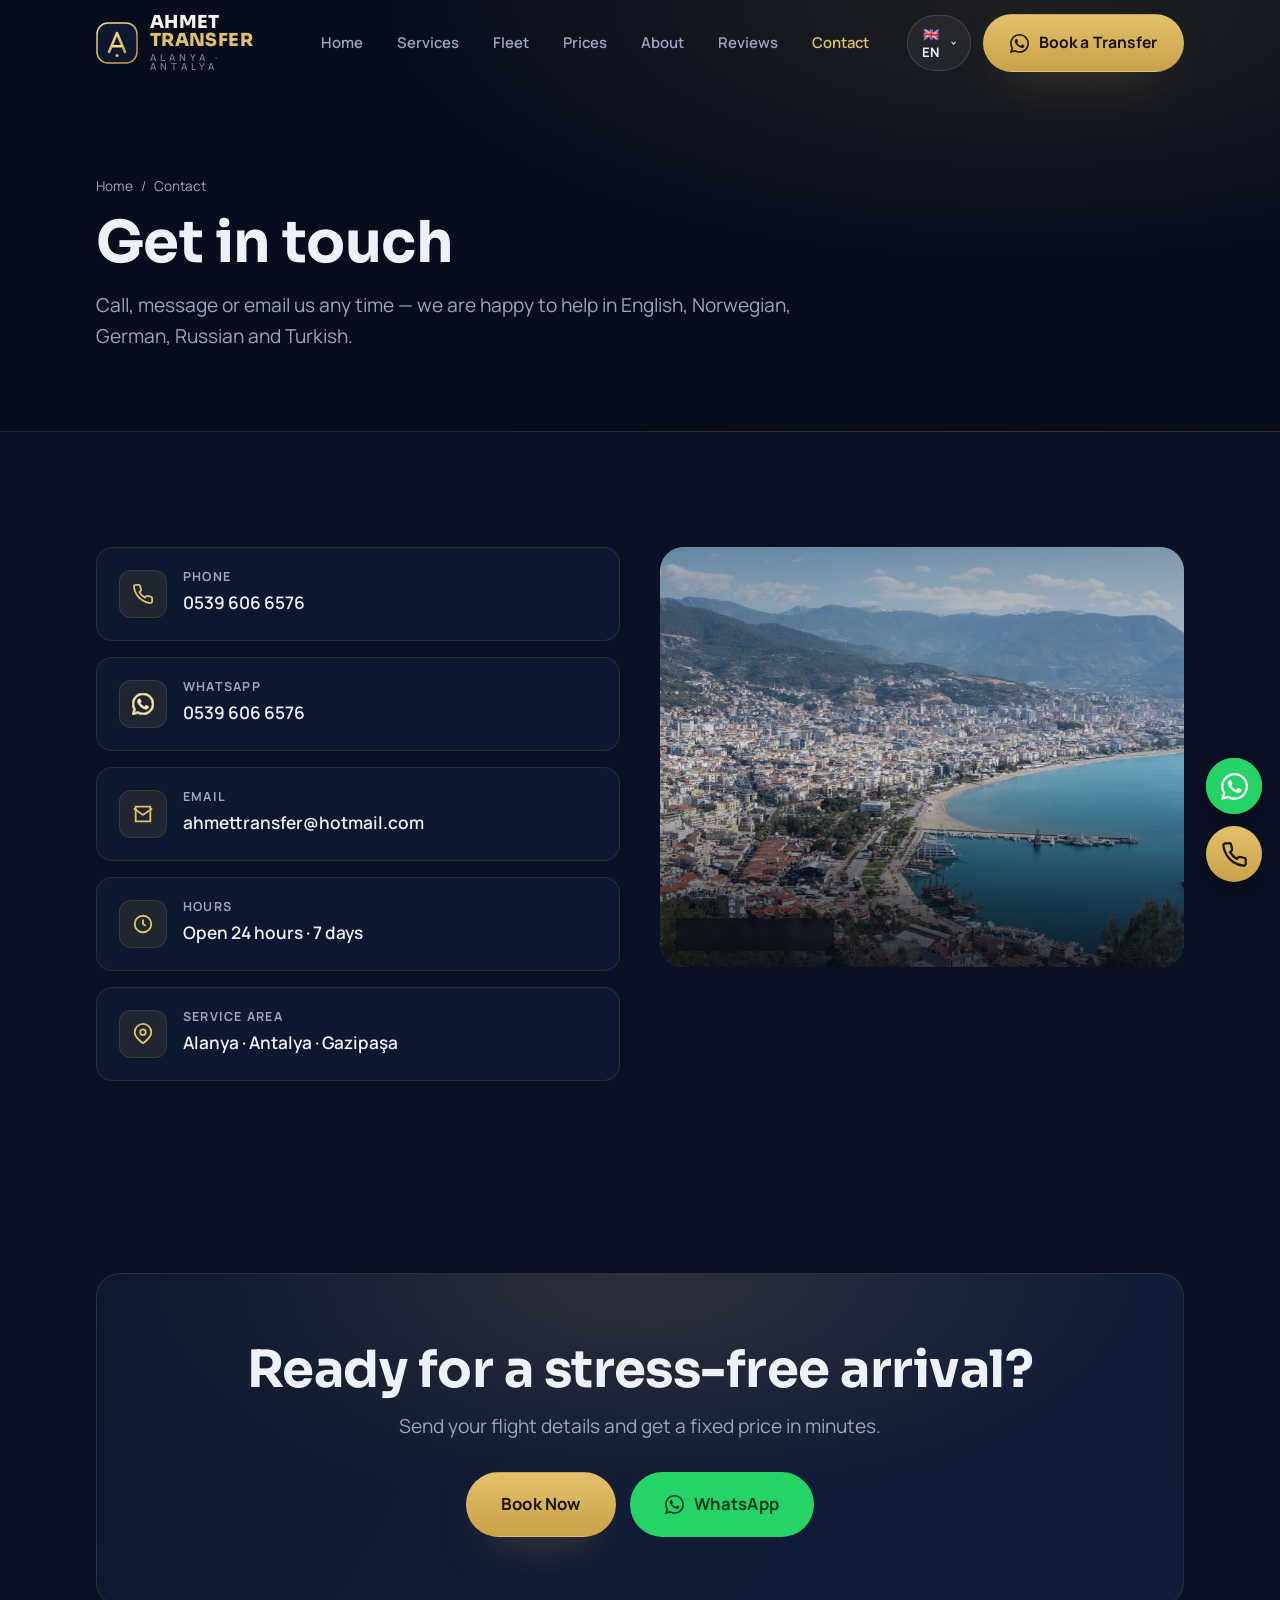
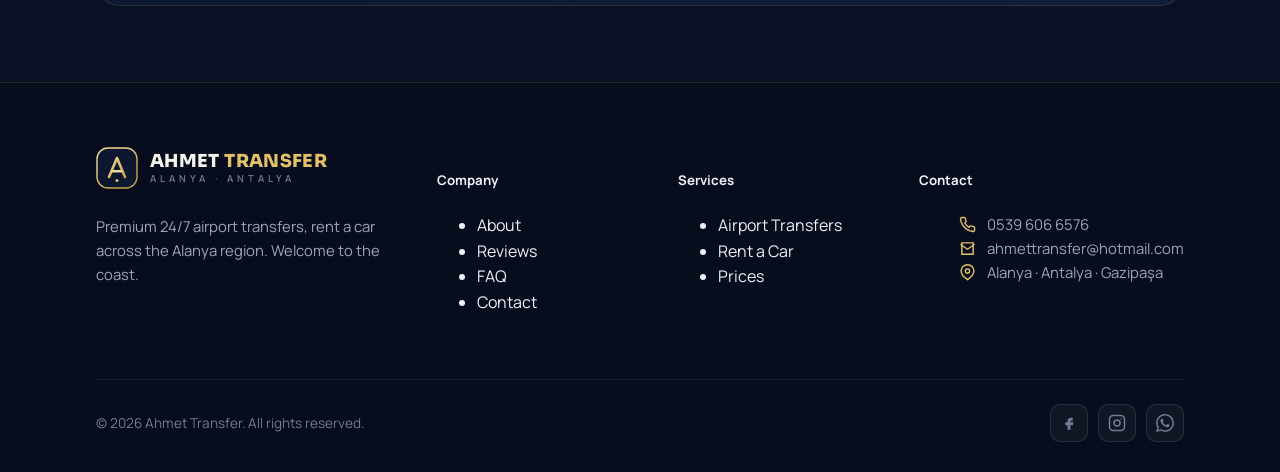
<file: contact.html>
<!DOCTYPE html>
<html lang="en">
<head>
<meta charset="UTF-8" />
<meta name="viewport" content="width=device-width, initial-scale=1.0" />
<title>Contact — Ahmet Transfer | Call, WhatsApp or Email 24/7</title>
<meta name="description" content="Get in touch any time. Call, WhatsApp or email Ahmet Transfer — help in English, Norwegian, German, Russian and Turkish." />
<meta name="robots" content="index, follow" />
<link rel="preconnect" href="https://fonts.googleapis.com" />
<link rel="preconnect" href="https://fonts.gstatic.com" crossorigin />
<link href="https://fonts.googleapis.com/css2?family=Sora:wght@400;600;700;800&family=Manrope:wght@400;500;600;700&display=swap" rel="stylesheet" />
<link rel="icon" href="assets/logo.svg" type="image/svg+xml" />
<link rel="stylesheet" href="assets/style.css" />
</head>
<body>

<header class="site-header">
  <div class="container nav">
    <a class="logo" href="index.html" aria-label="Ahmet Transfer home">
      <svg class="logo__mark" viewBox="0 0 42 42" fill="none" xmlns="http://www.w3.org/2000/svg" aria-hidden="true">
        <rect x="1" y="1" width="40" height="40" rx="11" fill="#0d1730" stroke="url(#lg)" stroke-width="1.4"/>
        <path d="M13 30 L21 11 L29 30" stroke="url(#lg)" stroke-width="2.6" stroke-linecap="round" stroke-linejoin="round"/>
        <path d="M16.6 24.2 H25.4" stroke="#f0d896" stroke-width="2.4" stroke-linecap="round"/>
        <circle cx="21" cy="33.4" r="1.5" fill="#e2c069"/>
        <defs><linearGradient id="lg" x1="13" y1="11" x2="29" y2="30" gradientUnits="userSpaceOnUse"><stop stop-color="#f0d896"/><stop offset="1" stop-color="#c9a24b"/></linearGradient></defs>
      </svg>
      <span class="logo__txt"><span class="logo__name">AHMET <b>TRANSFER</b></span><span class="logo__sub">Alanya · Antalya</span></span>
    </a>
    <nav class="nav__links" aria-label="Primary">
      <a href="index.html" data-i18n="nav.home">nav.home</a>
      <a href="services.html" data-i18n="nav.services">nav.services</a>
      <a href="fleet.html" data-i18n="nav.fleet">nav.fleet</a>
      <a href="prices.html" data-i18n="nav.prices">nav.prices</a>
      <a href="about.html" data-i18n="nav.about">nav.about</a>
      <a href="reviews.html" data-i18n="nav.reviews">nav.reviews</a>
      <a href="contact.html" class="active" data-i18n="nav.contact">nav.contact</a>
    </nav>
    <div class="nav__right">
      <div class="lang">
        <button class="lang__btn" aria-haspopup="true" aria-expanded="false">
          <span data-lang-current>🇬🇧 EN</span>
          <svg width="12" height="12" viewBox="0 0 14 14" fill="none" stroke="currentColor" stroke-width="2"><path d="M3 5l4 4 4-4"/></svg>
        </button>
        <div class="lang__menu" data-lang-menu></div>
      </div>
      <a class="btn btn--gold" href="booking.html"><svg viewBox="0 0 24 24" fill="currentColor"><path d="M17.472 14.382c-.297-.149-1.758-.867-2.03-.967-.273-.099-.471-.148-.67.15-.197.297-.767.966-.94 1.164-.173.199-.347.223-.644.075-.297-.15-1.255-.463-2.39-1.475-.883-.788-1.48-1.761-1.653-2.059-.173-.297-.018-.458.13-.606.134-.133.298-.347.446-.52.149-.174.198-.298.298-.497.099-.198.05-.371-.025-.52-.075-.149-.669-1.612-.916-2.207-.242-.579-.487-.5-.669-.51-.173-.008-.371-.01-.57-.01-.198 0-.52.074-.792.372-.272.297-1.04 1.016-1.04 2.479 0 1.462 1.065 2.875 1.213 3.074.149.198 2.096 3.2 5.077 4.487.709.306 1.262.489 1.694.625.712.227 1.36.195 1.871.118.571-.085 1.758-.719 2.006-1.413.248-.694.248-1.289.173-1.413-.074-.124-.272-.198-.57-.347m-5.421 7.403h-.004a9.87 9.87 0 0 1-5.031-1.378l-.361-.214-3.741.982.998-3.648-.235-.374a9.86 9.86 0 0 1-1.51-5.26c.001-5.45 4.436-9.884 9.888-9.884 2.64 0 5.122 1.03 6.988 2.898a9.825 9.825 0 0 1 2.893 6.994c-.003 5.45-4.437 9.884-9.885 9.884m8.413-18.297A11.815 11.815 0 0 0 12.05 0C5.495 0 .16 5.335.157 11.892c0 2.096.547 4.142 1.588 5.945L.057 24l6.305-1.654a11.882 11.882 0 0 0 5.683 1.448h.005c6.554 0 11.89-5.335 11.893-11.893a11.821 11.821 0 0 0-3.48-8.413Z"/></svg><span data-i18n="cta.book">Book a Transfer</span></a>
      <button class="burger" aria-label="Menu"><span></span><span></span><span></span></button>
    </div>
  </div>
</header>

<div class="mobile-nav">
  <a href="index.html" data-i18n="nav.home">nav.home</a>
  <a href="services.html" data-i18n="nav.services">nav.services</a>
  <a href="fleet.html" data-i18n="nav.fleet">nav.fleet</a>
  <a href="prices.html" data-i18n="nav.prices">nav.prices</a>
  <a href="booking.html" data-i18n="nav.booking">nav.booking</a>
  <a href="about.html" data-i18n="nav.about">nav.about</a>
  <a href="reviews.html" data-i18n="nav.reviews">nav.reviews</a>
  <a href="faq.html" data-i18n="nav.faq">nav.faq</a>
  <a href="contact.html" class="active" data-i18n="nav.contact">nav.contact</a>
  <a class="btn btn--gold btn--block" href="booking.html" data-i18n="cta.bookNow">Book Now</a>
</div>

<section class="page-hero"><div class="container">
    <p class="crumb reveal"><a href="index.html" data-i18n="nav.home">Home</a> / <span data-i18n="nav.contact">Page</span></p>
    <h1 class="reveal" data-d="1" data-i18n="contact.title">Title</h1>
    <p class="lead reveal" data-d="2" data-i18n="contact.lead">Lead</p>
  </div></section>
<section class="section"><div class="container">
  <div class="grid grid-2" style="gap:40px;align-items:start">
    <div class="grid" style="gap:16px">
      <a class="contact-card" data-tel style="text-decoration:none"><div class="contact-card__ic"><svg viewBox="0 0 24 24" fill="none" stroke="currentColor" stroke-width="2"><path d="M22 16.92v3a2 2 0 0 1-2.18 2 19.79 19.79 0 0 1-8.63-3.07 19.5 19.5 0 0 1-6-6 19.79 19.79 0 0 1-3.07-8.67A2 2 0 0 1 4.11 2h3a2 2 0 0 1 2 1.72c.13.96.36 1.9.7 2.81a2 2 0 0 1-.45 2.11L8.09 9.91a16 16 0 0 0 6 6l1.27-1.27a2 2 0 0 1 2.11-.45c.9.34 1.85.57 2.81.7A2 2 0 0 1 22 16.92z"/></svg></div><div><h4 data-i18n="contact.phone">Phone</h4><p data-phone-text>0539 606 6576</p></div></a>
      <a class="contact-card" data-wa target="_blank" rel="noopener" style="text-decoration:none"><div class="contact-card__ic"><svg viewBox="0 0 24 24" fill="currentColor"><path d="M17.472 14.382c-.297-.149-1.758-.867-2.03-.967-.273-.099-.471-.148-.67.15-.197.297-.767.966-.94 1.164-.173.199-.347.223-.644.075-.297-.15-1.255-.463-2.39-1.475-.883-.788-1.48-1.761-1.653-2.059-.173-.297-.018-.458.13-.606.134-.133.298-.347.446-.52.149-.174.198-.298.298-.497.099-.198.05-.371-.025-.52-.075-.149-.669-1.612-.916-2.207-.242-.579-.487-.5-.669-.51-.173-.008-.371-.01-.57-.01-.198 0-.52.074-.792.372-.272.297-1.04 1.016-1.04 2.479 0 1.462 1.065 2.875 1.213 3.074.149.198 2.096 3.2 5.077 4.487.709.306 1.262.489 1.694.625.712.227 1.36.195 1.871.118.571-.085 1.758-.719 2.006-1.413.248-.694.248-1.289.173-1.413-.074-.124-.272-.198-.57-.347m-5.421 7.403h-.004a9.87 9.87 0 0 1-5.031-1.378l-.361-.214-3.741.982.998-3.648-.235-.374a9.86 9.86 0 0 1-1.51-5.26c.001-5.45 4.436-9.884 9.888-9.884 2.64 0 5.122 1.03 6.988 2.898a9.825 9.825 0 0 1 2.893 6.994c-.003 5.45-4.437 9.884-9.885 9.884m8.413-18.297A11.815 11.815 0 0 0 12.05 0C5.495 0 .16 5.335.157 11.892c0 2.096.547 4.142 1.588 5.945L.057 24l6.305-1.654a11.882 11.882 0 0 0 5.683 1.448h.005c6.554 0 11.89-5.335 11.893-11.893a11.821 11.821 0 0 0-3.48-8.413Z"/></svg></div><div><h4 data-i18n="contact.wa">WhatsApp</h4><p data-phone-text>0539 606 6576</p></div></a>
      <a class="contact-card" data-mail style="text-decoration:none"><div class="contact-card__ic"><svg viewBox="0 0 24 24" fill="none" stroke="currentColor" stroke-width="2"><path d="M4 4h16v16H4z"/><path d="M22 6l-10 7L2 6"/></svg></div><div><h4 data-i18n="contact.email">Email</h4><p data-mail-text style="word-break:break-all">ahmettransfer@hotmail.com</p></div></a>
      <div class="contact-card"><div class="contact-card__ic"><svg viewBox="0 0 24 24" fill="none" stroke="currentColor" stroke-width="2"><circle cx="12" cy="12" r="9"/><path d="M12 7v5l3 2"/></svg></div><div><h4 data-i18n="contact.hours">Hours</h4><p data-i18n="contact.hoursV">Open 24h</p></div></div>
      <div class="contact-card"><div class="contact-card__ic"><svg viewBox="0 0 24 24" fill="none" stroke="currentColor" stroke-width="2"><path d="M21 10c0 6-9 12-9 12s-9-6-9-12a9 9 0 0 1 18 0z"/><circle cx="12" cy="10" r="3"/></svg></div><div><h4 data-i18n="contact.area">Service area</h4><p data-i18n="contact.areaV">Alanya · Antalya · Gazipaşa</p></div></div>
    </div>
    <div class="reveal scene scene--px" style="border-radius:24px;min-height:420px"><img class="scene__img" data-parallax="0.16" src="assets/images/alanya.jpg" alt="Alanya, Türkiye" loading="lazy"><span class="scene__chip"><svg viewBox="0 0 24 24"><path d="M21 10c0 6-9 12-9 12s-9-6-9-12a9 9 0 0 1 18 0z"/><circle cx="12" cy="10" r="3"/></svg>Alanya, Türkiye</span></div>
  </div>
</div></section>
<section class="section--tight"><div class="container">
  <div class="cta-band reveal">
    <h2 class="h-lg" data-i18n="ctaband.title">Ready for a stress-free arrival?</h2>
    <p class="lead mx-auto" style="margin-top:14px" data-i18n="ctaband.lead">Send your flight details and get a fixed price in minutes.</p>
    <div class="btn-row">
      <a class="btn btn--gold btn--lg" href="booking.html" data-i18n="cta.bookNow">Book Now</a>
      <a class="btn btn--green btn--lg" data-wa target="_blank" rel="noopener"><svg viewBox="0 0 24 24" fill="currentColor"><path d="M17.472 14.382c-.297-.149-1.758-.867-2.03-.967-.273-.099-.471-.148-.67.15-.197.297-.767.966-.94 1.164-.173.199-.347.223-.644.075-.297-.15-1.255-.463-2.39-1.475-.883-.788-1.48-1.761-1.653-2.059-.173-.297-.018-.458.13-.606.134-.133.298-.347.446-.52.149-.174.198-.298.298-.497.099-.198.05-.371-.025-.52-.075-.149-.669-1.612-.916-2.207-.242-.579-.487-.5-.669-.51-.173-.008-.371-.01-.57-.01-.198 0-.52.074-.792.372-.272.297-1.04 1.016-1.04 2.479 0 1.462 1.065 2.875 1.213 3.074.149.198 2.096 3.2 5.077 4.487.709.306 1.262.489 1.694.625.712.227 1.36.195 1.871.118.571-.085 1.758-.719 2.006-1.413.248-.694.248-1.289.173-1.413-.074-.124-.272-.198-.57-.347m-5.421 7.403h-.004a9.87 9.87 0 0 1-5.031-1.378l-.361-.214-3.741.982.998-3.648-.235-.374a9.86 9.86 0 0 1-1.51-5.26c.001-5.45 4.436-9.884 9.888-9.884 2.64 0 5.122 1.03 6.988 2.898a9.825 9.825 0 0 1 2.893 6.994c-.003 5.45-4.437 9.884-9.885 9.884m8.413-18.297A11.815 11.815 0 0 0 12.05 0C5.495 0 .16 5.335.157 11.892c0 2.096.547 4.142 1.588 5.945L.057 24l6.305-1.654a11.882 11.882 0 0 0 5.683 1.448h.005c6.554 0 11.89-5.335 11.893-11.893a11.821 11.821 0 0 0-3.48-8.413Z"/></svg><span data-i18n="cta.whatsapp">WhatsApp</span></a>
    </div>
  </div>
</div></section>

<footer class="site-footer">
  <div class="container">
    <div class="footer__grid">
      <div class="footer__about">
        <a class="logo" href="index.html">
          <svg class="logo__mark" viewBox="0 0 42 42" fill="none" xmlns="http://www.w3.org/2000/svg" aria-hidden="true">
        <rect x="1" y="1" width="40" height="40" rx="11" fill="#0d1730" stroke="url(#lgf)" stroke-width="1.4"/>
        <path d="M13 30 L21 11 L29 30" stroke="url(#lgf)" stroke-width="2.6" stroke-linecap="round" stroke-linejoin="round"/>
        <path d="M16.6 24.2 H25.4" stroke="#f0d896" stroke-width="2.4" stroke-linecap="round"/>
        <circle cx="21" cy="33.4" r="1.5" fill="#e2c069"/>
        <defs><linearGradient id="lgf" x1="13" y1="11" x2="29" y2="30" gradientUnits="userSpaceOnUse"><stop stop-color="#f0d896"/><stop offset="1" stop-color="#c9a24b"/></linearGradient></defs>
      </svg>
          <span class="logo__txt"><span class="logo__name">AHMET <b>TRANSFER</b></span><span class="logo__sub">Alanya · Antalya</span></span>
        </a>
        <p data-i18n="footer.tagline">Premium 24/7 airport transfers, rent a car across the Alanya region.</p>
      </div>
      <div><h5 data-i18n="footer.company">Company</h5><ul>
        <li><a href="about.html" data-i18n="nav.about">About</a></li>
        <li><a href="reviews.html" data-i18n="nav.reviews">Reviews</a></li>
        <li><a href="faq.html" data-i18n="nav.faq">FAQ</a></li>
        <li><a href="contact.html" data-i18n="nav.contact">Contact</a></li></ul></div>
      <div><h5 data-i18n="footer.servicesH">Services</h5><ul>
        <li><a href="services.html" data-i18n="svc.transfer.t">Airport Transfers</a></li>
        <li><a href="services.html" data-i18n="svc.rental.t">Rent a Car</a></li>
        <li><a href="prices.html" data-i18n="nav.prices">Prices</a></li></ul></div>
      <div><h5 data-i18n="footer.contactH">Contact</h5><ul class="footer__contact">
        <li><svg viewBox="0 0 24 24" fill="none" stroke="currentColor" stroke-width="2"><path d="M22 16.92v3a2 2 0 0 1-2.18 2 19.79 19.79 0 0 1-8.63-3.07 19.5 19.5 0 0 1-6-6 19.79 19.79 0 0 1-3.07-8.67A2 2 0 0 1 4.11 2h3a2 2 0 0 1 2 1.72c.13.96.36 1.9.7 2.81a2 2 0 0 1-.45 2.11L8.09 9.91a16 16 0 0 0 6 6l1.27-1.27a2 2 0 0 1 2.11-.45c.9.34 1.85.57 2.81.7A2 2 0 0 1 22 16.92z"/></svg><a data-tel data-phone-text href="tel:+905396066576">0539 606 6576</a></li>
        <li><svg viewBox="0 0 24 24" fill="none" stroke="currentColor" stroke-width="2"><path d="M4 4h16v16H4z"/><path d="M22 6l-10 7L2 6"/></svg><a data-mail data-mail-text href="#">ahmettransfer@hotmail.com</a></li>
        <li><svg viewBox="0 0 24 24" fill="none" stroke="currentColor" stroke-width="2"><path d="M21 10c0 6-9 12-9 12s-9-6-9-12a9 9 0 0 1 18 0z"/><circle cx="12" cy="10" r="3"/></svg><span data-i18n="contact.areaV">Alanya · Antalya · Gazipaşa</span></li></ul></div>
    </div>
    <div class="footer__bottom">
      <span>© <span data-year>2026</span> Ahmet Transfer. <span data-i18n="footer.rights">All rights reserved.</span></span>
      <div class="footer__socials">
        <a href="#" aria-label="Facebook"><svg viewBox="0 0 24 24" fill="currentColor"><path d="M14 9h3V5h-3c-2.2 0-4 1.8-4 4v2H7v4h3v6h4v-6h3l1-4h-4V9c0-.6.4-1 1-1z"/></svg></a>
        <a href="#" aria-label="Instagram"><svg viewBox="0 0 24 24" fill="none" stroke="currentColor" stroke-width="2"><rect x="2" y="2" width="20" height="20" rx="5"/><circle cx="12" cy="12" r="4"/><circle cx="17.5" cy="6.5" r="1" fill="currentColor" stroke="none"/></svg></a>
        <a data-wa target="_blank" rel="noopener" aria-label="WhatsApp"><svg viewBox="0 0 24 24" fill="currentColor"><path d="M17.472 14.382c-.297-.149-1.758-.867-2.03-.967-.273-.099-.471-.148-.67.15-.197.297-.767.966-.94 1.164-.173.199-.347.223-.644.075-.297-.15-1.255-.463-2.39-1.475-.883-.788-1.48-1.761-1.653-2.059-.173-.297-.018-.458.13-.606.134-.133.298-.347.446-.52.149-.174.198-.298.298-.497.099-.198.05-.371-.025-.52-.075-.149-.669-1.612-.916-2.207-.242-.579-.487-.5-.669-.51-.173-.008-.371-.01-.57-.01-.198 0-.52.074-.792.372-.272.297-1.04 1.016-1.04 2.479 0 1.462 1.065 2.875 1.213 3.074.149.198 2.096 3.2 5.077 4.487.709.306 1.262.489 1.694.625.712.227 1.36.195 1.871.118.571-.085 1.758-.719 2.006-1.413.248-.694.248-1.289.173-1.413-.074-.124-.272-.198-.57-.347m-5.421 7.403h-.004a9.87 9.87 0 0 1-5.031-1.378l-.361-.214-3.741.982.998-3.648-.235-.374a9.86 9.86 0 0 1-1.51-5.26c.001-5.45 4.436-9.884 9.888-9.884 2.64 0 5.122 1.03 6.988 2.898a9.825 9.825 0 0 1 2.893 6.994c-.003 5.45-4.437 9.884-9.885 9.884m8.413-18.297A11.815 11.815 0 0 0 12.05 0C5.495 0 .16 5.335.157 11.892c0 2.096.547 4.142 1.588 5.945L.057 24l6.305-1.654a11.882 11.882 0 0 0 5.683 1.448h.005c6.554 0 11.89-5.335 11.893-11.893a11.821 11.821 0 0 0-3.48-8.413Z"/></svg></a>
      </div>
    </div>
  </div>
</footer>

<div class="floaties">
  <a class="floaty floaty--wa" data-wa target="_blank" rel="noopener" aria-label="WhatsApp"><svg viewBox="0 0 24 24" fill="currentColor"><path d="M17.472 14.382c-.297-.149-1.758-.867-2.03-.967-.273-.099-.471-.148-.67.15-.197.297-.767.966-.94 1.164-.173.199-.347.223-.644.075-.297-.15-1.255-.463-2.39-1.475-.883-.788-1.48-1.761-1.653-2.059-.173-.297-.018-.458.13-.606.134-.133.298-.347.446-.52.149-.174.198-.298.298-.497.099-.198.05-.371-.025-.52-.075-.149-.669-1.612-.916-2.207-.242-.579-.487-.5-.669-.51-.173-.008-.371-.01-.57-.01-.198 0-.52.074-.792.372-.272.297-1.04 1.016-1.04 2.479 0 1.462 1.065 2.875 1.213 3.074.149.198 2.096 3.2 5.077 4.487.709.306 1.262.489 1.694.625.712.227 1.36.195 1.871.118.571-.085 1.758-.719 2.006-1.413.248-.694.248-1.289.173-1.413-.074-.124-.272-.198-.57-.347m-5.421 7.403h-.004a9.87 9.87 0 0 1-5.031-1.378l-.361-.214-3.741.982.998-3.648-.235-.374a9.86 9.86 0 0 1-1.51-5.26c.001-5.45 4.436-9.884 9.888-9.884 2.64 0 5.122 1.03 6.988 2.898a9.825 9.825 0 0 1 2.893 6.994c-.003 5.45-4.437 9.884-9.885 9.884m8.413-18.297A11.815 11.815 0 0 0 12.05 0C5.495 0 .16 5.335.157 11.892c0 2.096.547 4.142 1.588 5.945L.057 24l6.305-1.654a11.882 11.882 0 0 0 5.683 1.448h.005c6.554 0 11.89-5.335 11.893-11.893a11.821 11.821 0 0 0-3.48-8.413Z"/></svg></a>
  <a class="floaty floaty--call" data-tel aria-label="Call"><svg viewBox="0 0 24 24" fill="none" stroke="currentColor" stroke-width="2"><path d="M22 16.92v3a2 2 0 0 1-2.18 2 19.79 19.79 0 0 1-8.63-3.07 19.5 19.5 0 0 1-6-6 19.79 19.79 0 0 1-3.07-8.67A2 2 0 0 1 4.11 2h3a2 2 0 0 1 2 1.72c.13.96.36 1.9.7 2.81a2 2 0 0 1-.45 2.11L8.09 9.91a16 16 0 0 0 6 6l1.27-1.27a2 2 0 0 1 2.11-.45c.9.34 1.85.57 2.81.7A2 2 0 0 1 22 16.92z"/></svg></a>
</div>

<script src="assets/i18n-data.js"></script>
<script src="assets/main.js"></script>
</body>
</html>
</file>
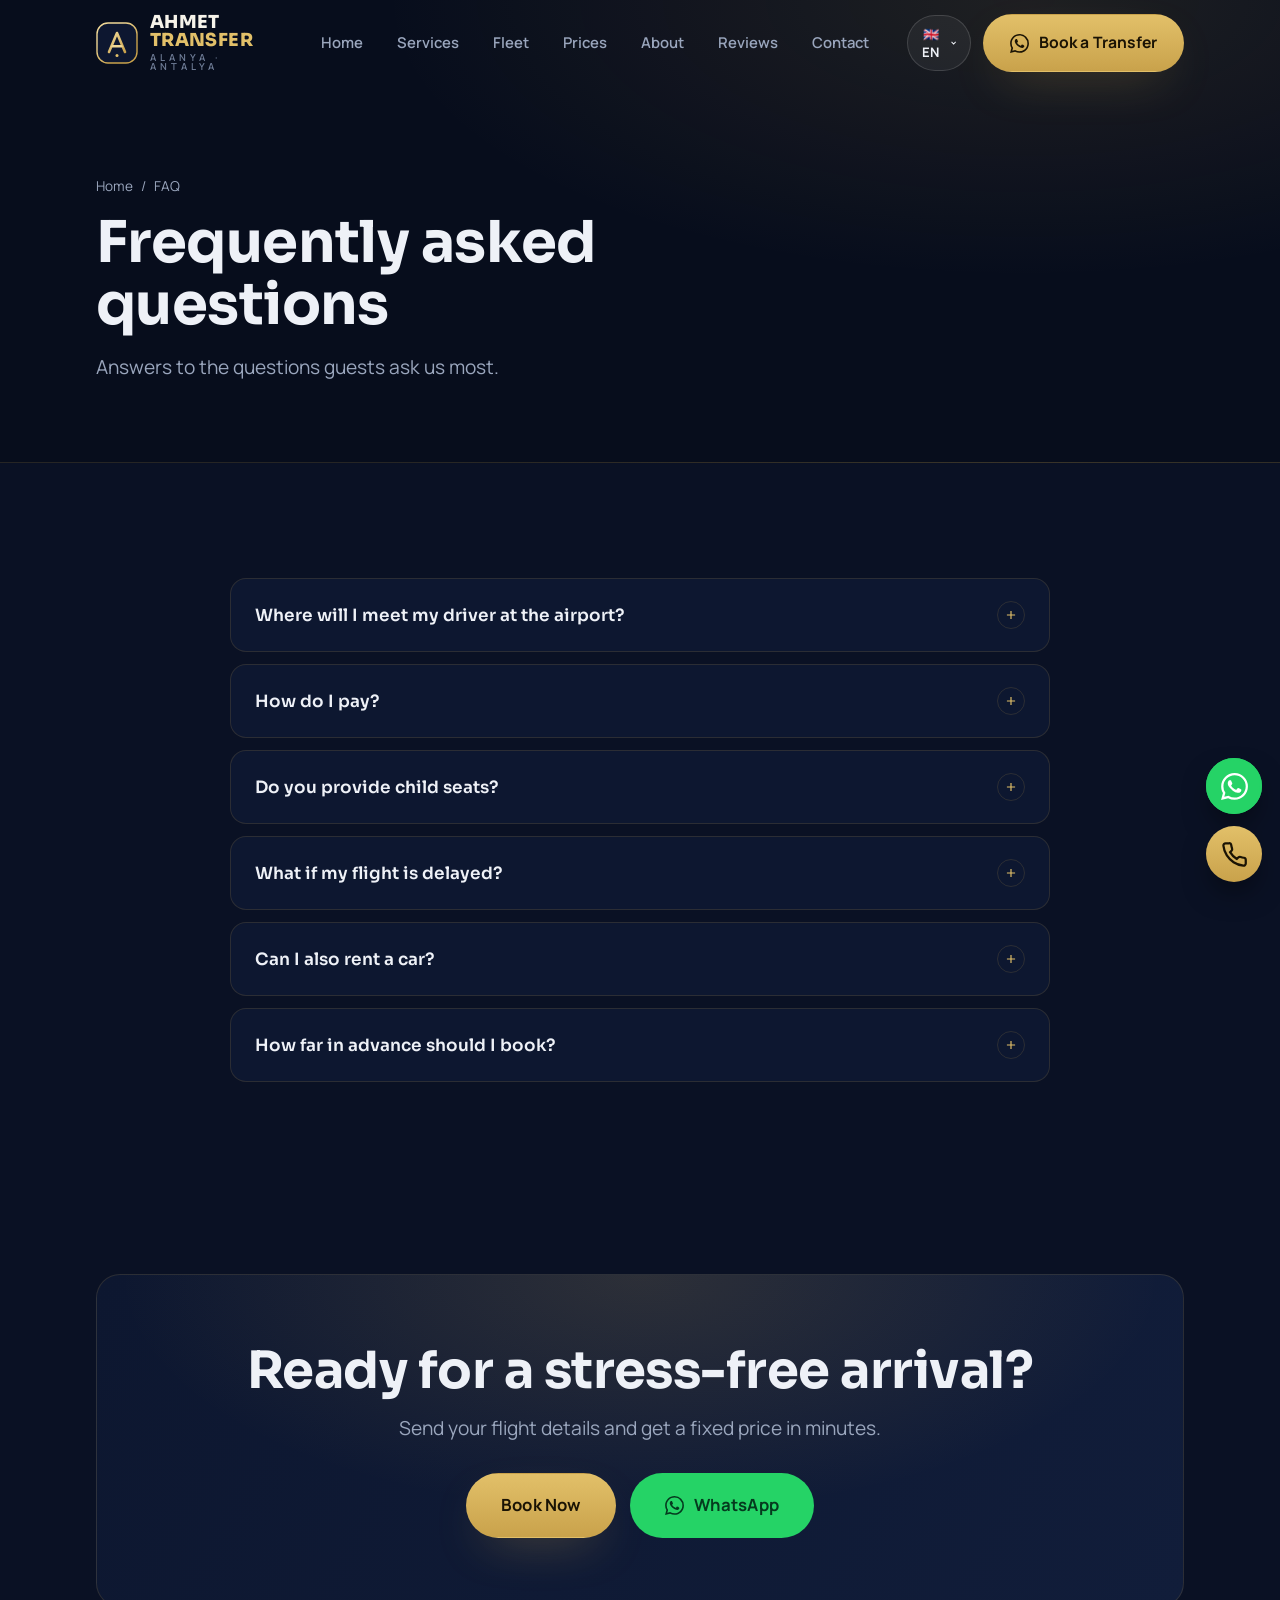
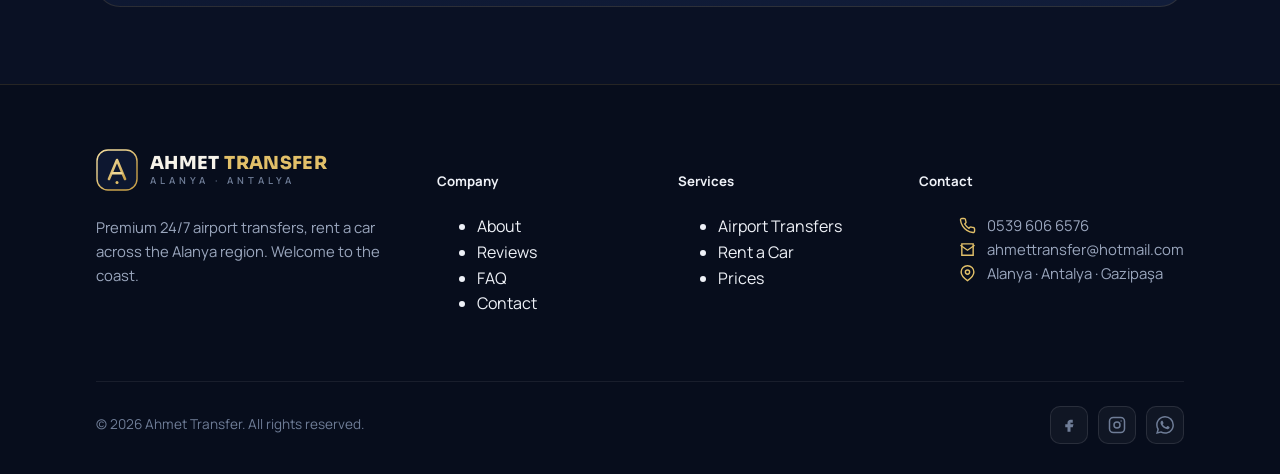
<file: faq.html>
<!DOCTYPE html>
<html lang="en">
<head>
<meta charset="UTF-8" />
<meta name="viewport" content="width=device-width, initial-scale=1.0" />
<title>FAQ — Ahmet Transfer | Airport Transfer Questions</title>
<meta name="description" content="Answers to the questions guests ask most about Alanya airport transfers, payment, child seats and more." />
<meta name="robots" content="index, follow" />
<link rel="preconnect" href="https://fonts.googleapis.com" />
<link rel="preconnect" href="https://fonts.gstatic.com" crossorigin />
<link href="https://fonts.googleapis.com/css2?family=Sora:wght@400;600;700;800&family=Manrope:wght@400;500;600;700&display=swap" rel="stylesheet" />
<link rel="icon" href="assets/logo.svg" type="image/svg+xml" />
<link rel="stylesheet" href="assets/style.css" />
</head>
<body>

<header class="site-header">
  <div class="container nav">
    <a class="logo" href="index.html" aria-label="Ahmet Transfer home">
      <svg class="logo__mark" viewBox="0 0 42 42" fill="none" xmlns="http://www.w3.org/2000/svg" aria-hidden="true">
        <rect x="1" y="1" width="40" height="40" rx="11" fill="#0d1730" stroke="url(#lg)" stroke-width="1.4"/>
        <path d="M13 30 L21 11 L29 30" stroke="url(#lg)" stroke-width="2.6" stroke-linecap="round" stroke-linejoin="round"/>
        <path d="M16.6 24.2 H25.4" stroke="#f0d896" stroke-width="2.4" stroke-linecap="round"/>
        <circle cx="21" cy="33.4" r="1.5" fill="#e2c069"/>
        <defs><linearGradient id="lg" x1="13" y1="11" x2="29" y2="30" gradientUnits="userSpaceOnUse"><stop stop-color="#f0d896"/><stop offset="1" stop-color="#c9a24b"/></linearGradient></defs>
      </svg>
      <span class="logo__txt"><span class="logo__name">AHMET <b>TRANSFER</b></span><span class="logo__sub">Alanya · Antalya</span></span>
    </a>
    <nav class="nav__links" aria-label="Primary">
      <a href="index.html" data-i18n="nav.home">nav.home</a>
      <a href="services.html" data-i18n="nav.services">nav.services</a>
      <a href="fleet.html" data-i18n="nav.fleet">nav.fleet</a>
      <a href="prices.html" data-i18n="nav.prices">nav.prices</a>
      <a href="about.html" data-i18n="nav.about">nav.about</a>
      <a href="reviews.html" data-i18n="nav.reviews">nav.reviews</a>
      <a href="contact.html" data-i18n="nav.contact">nav.contact</a>
    </nav>
    <div class="nav__right">
      <div class="lang">
        <button class="lang__btn" aria-haspopup="true" aria-expanded="false">
          <span data-lang-current>🇬🇧 EN</span>
          <svg width="12" height="12" viewBox="0 0 14 14" fill="none" stroke="currentColor" stroke-width="2"><path d="M3 5l4 4 4-4"/></svg>
        </button>
        <div class="lang__menu" data-lang-menu></div>
      </div>
      <a class="btn btn--gold" href="booking.html"><svg viewBox="0 0 24 24" fill="currentColor"><path d="M17.472 14.382c-.297-.149-1.758-.867-2.03-.967-.273-.099-.471-.148-.67.15-.197.297-.767.966-.94 1.164-.173.199-.347.223-.644.075-.297-.15-1.255-.463-2.39-1.475-.883-.788-1.48-1.761-1.653-2.059-.173-.297-.018-.458.13-.606.134-.133.298-.347.446-.52.149-.174.198-.298.298-.497.099-.198.05-.371-.025-.52-.075-.149-.669-1.612-.916-2.207-.242-.579-.487-.5-.669-.51-.173-.008-.371-.01-.57-.01-.198 0-.52.074-.792.372-.272.297-1.04 1.016-1.04 2.479 0 1.462 1.065 2.875 1.213 3.074.149.198 2.096 3.2 5.077 4.487.709.306 1.262.489 1.694.625.712.227 1.36.195 1.871.118.571-.085 1.758-.719 2.006-1.413.248-.694.248-1.289.173-1.413-.074-.124-.272-.198-.57-.347m-5.421 7.403h-.004a9.87 9.87 0 0 1-5.031-1.378l-.361-.214-3.741.982.998-3.648-.235-.374a9.86 9.86 0 0 1-1.51-5.26c.001-5.45 4.436-9.884 9.888-9.884 2.64 0 5.122 1.03 6.988 2.898a9.825 9.825 0 0 1 2.893 6.994c-.003 5.45-4.437 9.884-9.885 9.884m8.413-18.297A11.815 11.815 0 0 0 12.05 0C5.495 0 .16 5.335.157 11.892c0 2.096.547 4.142 1.588 5.945L.057 24l6.305-1.654a11.882 11.882 0 0 0 5.683 1.448h.005c6.554 0 11.89-5.335 11.893-11.893a11.821 11.821 0 0 0-3.48-8.413Z"/></svg><span data-i18n="cta.book">Book a Transfer</span></a>
      <button class="burger" aria-label="Menu"><span></span><span></span><span></span></button>
    </div>
  </div>
</header>

<div class="mobile-nav">
  <a href="index.html" data-i18n="nav.home">nav.home</a>
  <a href="services.html" data-i18n="nav.services">nav.services</a>
  <a href="fleet.html" data-i18n="nav.fleet">nav.fleet</a>
  <a href="prices.html" data-i18n="nav.prices">nav.prices</a>
  <a href="booking.html" data-i18n="nav.booking">nav.booking</a>
  <a href="about.html" data-i18n="nav.about">nav.about</a>
  <a href="reviews.html" data-i18n="nav.reviews">nav.reviews</a>
  <a href="faq.html" class="active" data-i18n="nav.faq">nav.faq</a>
  <a href="contact.html" data-i18n="nav.contact">nav.contact</a>
  <a class="btn btn--gold btn--block" href="booking.html" data-i18n="cta.bookNow">Book Now</a>
</div>

<section class="page-hero"><div class="container">
    <p class="crumb reveal"><a href="index.html" data-i18n="nav.home">Home</a> / <span data-i18n="nav.faq">Page</span></p>
    <h1 class="reveal" data-d="1" data-i18n="faq.title">Title</h1>
    <p class="lead reveal" data-d="2" data-i18n="page.faq.lead">Lead</p>
  </div></section>
<section class="section"><div class="container">
  <div class="faq">
    <div class="faq__item"><button class="faq__q"><span data-i18n="faq.q1">Q</span><span class="pm"><svg viewBox="0 0 24 24" width="14" height="14" fill="none" stroke="currentColor" stroke-width="2"><path d="M12 5v14M5 12h14"/></svg></span></button><div class="faq__a"><div data-i18n="faq.a1">A</div></div></div><div class="faq__item"><button class="faq__q"><span data-i18n="faq.q2">Q</span><span class="pm"><svg viewBox="0 0 24 24" width="14" height="14" fill="none" stroke="currentColor" stroke-width="2"><path d="M12 5v14M5 12h14"/></svg></span></button><div class="faq__a"><div data-i18n="faq.a2">A</div></div></div><div class="faq__item"><button class="faq__q"><span data-i18n="faq.q3">Q</span><span class="pm"><svg viewBox="0 0 24 24" width="14" height="14" fill="none" stroke="currentColor" stroke-width="2"><path d="M12 5v14M5 12h14"/></svg></span></button><div class="faq__a"><div data-i18n="faq.a3">A</div></div></div>
    <div class="faq__item"><button class="faq__q"><span data-i18n="faq.q4">Q</span><span class="pm"><svg viewBox="0 0 24 24" width="14" height="14" fill="none" stroke="currentColor" stroke-width="2"><path d="M12 5v14M5 12h14"/></svg></span></button><div class="faq__a"><div data-i18n="faq.a4">A</div></div></div><div class="faq__item"><button class="faq__q"><span data-i18n="faq.q5">Q</span><span class="pm"><svg viewBox="0 0 24 24" width="14" height="14" fill="none" stroke="currentColor" stroke-width="2"><path d="M12 5v14M5 12h14"/></svg></span></button><div class="faq__a"><div data-i18n="faq.a5">A</div></div></div><div class="faq__item"><button class="faq__q"><span data-i18n="faq.q6">Q</span><span class="pm"><svg viewBox="0 0 24 24" width="14" height="14" fill="none" stroke="currentColor" stroke-width="2"><path d="M12 5v14M5 12h14"/></svg></span></button><div class="faq__a"><div data-i18n="faq.a6">A</div></div></div>
  </div>
</div></section>
<section class="section--tight"><div class="container">
  <div class="cta-band reveal">
    <h2 class="h-lg" data-i18n="ctaband.title">Ready for a stress-free arrival?</h2>
    <p class="lead mx-auto" style="margin-top:14px" data-i18n="ctaband.lead">Send your flight details and get a fixed price in minutes.</p>
    <div class="btn-row">
      <a class="btn btn--gold btn--lg" href="booking.html" data-i18n="cta.bookNow">Book Now</a>
      <a class="btn btn--green btn--lg" data-wa target="_blank" rel="noopener"><svg viewBox="0 0 24 24" fill="currentColor"><path d="M17.472 14.382c-.297-.149-1.758-.867-2.03-.967-.273-.099-.471-.148-.67.15-.197.297-.767.966-.94 1.164-.173.199-.347.223-.644.075-.297-.15-1.255-.463-2.39-1.475-.883-.788-1.48-1.761-1.653-2.059-.173-.297-.018-.458.13-.606.134-.133.298-.347.446-.52.149-.174.198-.298.298-.497.099-.198.05-.371-.025-.52-.075-.149-.669-1.612-.916-2.207-.242-.579-.487-.5-.669-.51-.173-.008-.371-.01-.57-.01-.198 0-.52.074-.792.372-.272.297-1.04 1.016-1.04 2.479 0 1.462 1.065 2.875 1.213 3.074.149.198 2.096 3.2 5.077 4.487.709.306 1.262.489 1.694.625.712.227 1.36.195 1.871.118.571-.085 1.758-.719 2.006-1.413.248-.694.248-1.289.173-1.413-.074-.124-.272-.198-.57-.347m-5.421 7.403h-.004a9.87 9.87 0 0 1-5.031-1.378l-.361-.214-3.741.982.998-3.648-.235-.374a9.86 9.86 0 0 1-1.51-5.26c.001-5.45 4.436-9.884 9.888-9.884 2.64 0 5.122 1.03 6.988 2.898a9.825 9.825 0 0 1 2.893 6.994c-.003 5.45-4.437 9.884-9.885 9.884m8.413-18.297A11.815 11.815 0 0 0 12.05 0C5.495 0 .16 5.335.157 11.892c0 2.096.547 4.142 1.588 5.945L.057 24l6.305-1.654a11.882 11.882 0 0 0 5.683 1.448h.005c6.554 0 11.89-5.335 11.893-11.893a11.821 11.821 0 0 0-3.48-8.413Z"/></svg><span data-i18n="cta.whatsapp">WhatsApp</span></a>
    </div>
  </div>
</div></section>

<footer class="site-footer">
  <div class="container">
    <div class="footer__grid">
      <div class="footer__about">
        <a class="logo" href="index.html">
          <svg class="logo__mark" viewBox="0 0 42 42" fill="none" xmlns="http://www.w3.org/2000/svg" aria-hidden="true">
        <rect x="1" y="1" width="40" height="40" rx="11" fill="#0d1730" stroke="url(#lgf)" stroke-width="1.4"/>
        <path d="M13 30 L21 11 L29 30" stroke="url(#lgf)" stroke-width="2.6" stroke-linecap="round" stroke-linejoin="round"/>
        <path d="M16.6 24.2 H25.4" stroke="#f0d896" stroke-width="2.4" stroke-linecap="round"/>
        <circle cx="21" cy="33.4" r="1.5" fill="#e2c069"/>
        <defs><linearGradient id="lgf" x1="13" y1="11" x2="29" y2="30" gradientUnits="userSpaceOnUse"><stop stop-color="#f0d896"/><stop offset="1" stop-color="#c9a24b"/></linearGradient></defs>
      </svg>
          <span class="logo__txt"><span class="logo__name">AHMET <b>TRANSFER</b></span><span class="logo__sub">Alanya · Antalya</span></span>
        </a>
        <p data-i18n="footer.tagline">Premium 24/7 airport transfers, rent a car across the Alanya region.</p>
      </div>
      <div><h5 data-i18n="footer.company">Company</h5><ul>
        <li><a href="about.html" data-i18n="nav.about">About</a></li>
        <li><a href="reviews.html" data-i18n="nav.reviews">Reviews</a></li>
        <li><a href="faq.html" data-i18n="nav.faq">FAQ</a></li>
        <li><a href="contact.html" data-i18n="nav.contact">Contact</a></li></ul></div>
      <div><h5 data-i18n="footer.servicesH">Services</h5><ul>
        <li><a href="services.html" data-i18n="svc.transfer.t">Airport Transfers</a></li>
        <li><a href="services.html" data-i18n="svc.rental.t">Rent a Car</a></li>
        <li><a href="prices.html" data-i18n="nav.prices">Prices</a></li></ul></div>
      <div><h5 data-i18n="footer.contactH">Contact</h5><ul class="footer__contact">
        <li><svg viewBox="0 0 24 24" fill="none" stroke="currentColor" stroke-width="2"><path d="M22 16.92v3a2 2 0 0 1-2.18 2 19.79 19.79 0 0 1-8.63-3.07 19.5 19.5 0 0 1-6-6 19.79 19.79 0 0 1-3.07-8.67A2 2 0 0 1 4.11 2h3a2 2 0 0 1 2 1.72c.13.96.36 1.9.7 2.81a2 2 0 0 1-.45 2.11L8.09 9.91a16 16 0 0 0 6 6l1.27-1.27a2 2 0 0 1 2.11-.45c.9.34 1.85.57 2.81.7A2 2 0 0 1 22 16.92z"/></svg><a data-tel data-phone-text href="tel:+905396066576">0539 606 6576</a></li>
        <li><svg viewBox="0 0 24 24" fill="none" stroke="currentColor" stroke-width="2"><path d="M4 4h16v16H4z"/><path d="M22 6l-10 7L2 6"/></svg><a data-mail data-mail-text href="#">ahmettransfer@hotmail.com</a></li>
        <li><svg viewBox="0 0 24 24" fill="none" stroke="currentColor" stroke-width="2"><path d="M21 10c0 6-9 12-9 12s-9-6-9-12a9 9 0 0 1 18 0z"/><circle cx="12" cy="10" r="3"/></svg><span data-i18n="contact.areaV">Alanya · Antalya · Gazipaşa</span></li></ul></div>
    </div>
    <div class="footer__bottom">
      <span>© <span data-year>2026</span> Ahmet Transfer. <span data-i18n="footer.rights">All rights reserved.</span></span>
      <div class="footer__socials">
        <a href="#" aria-label="Facebook"><svg viewBox="0 0 24 24" fill="currentColor"><path d="M14 9h3V5h-3c-2.2 0-4 1.8-4 4v2H7v4h3v6h4v-6h3l1-4h-4V9c0-.6.4-1 1-1z"/></svg></a>
        <a href="#" aria-label="Instagram"><svg viewBox="0 0 24 24" fill="none" stroke="currentColor" stroke-width="2"><rect x="2" y="2" width="20" height="20" rx="5"/><circle cx="12" cy="12" r="4"/><circle cx="17.5" cy="6.5" r="1" fill="currentColor" stroke="none"/></svg></a>
        <a data-wa target="_blank" rel="noopener" aria-label="WhatsApp"><svg viewBox="0 0 24 24" fill="currentColor"><path d="M17.472 14.382c-.297-.149-1.758-.867-2.03-.967-.273-.099-.471-.148-.67.15-.197.297-.767.966-.94 1.164-.173.199-.347.223-.644.075-.297-.15-1.255-.463-2.39-1.475-.883-.788-1.48-1.761-1.653-2.059-.173-.297-.018-.458.13-.606.134-.133.298-.347.446-.52.149-.174.198-.298.298-.497.099-.198.05-.371-.025-.52-.075-.149-.669-1.612-.916-2.207-.242-.579-.487-.5-.669-.51-.173-.008-.371-.01-.57-.01-.198 0-.52.074-.792.372-.272.297-1.04 1.016-1.04 2.479 0 1.462 1.065 2.875 1.213 3.074.149.198 2.096 3.2 5.077 4.487.709.306 1.262.489 1.694.625.712.227 1.36.195 1.871.118.571-.085 1.758-.719 2.006-1.413.248-.694.248-1.289.173-1.413-.074-.124-.272-.198-.57-.347m-5.421 7.403h-.004a9.87 9.87 0 0 1-5.031-1.378l-.361-.214-3.741.982.998-3.648-.235-.374a9.86 9.86 0 0 1-1.51-5.26c.001-5.45 4.436-9.884 9.888-9.884 2.64 0 5.122 1.03 6.988 2.898a9.825 9.825 0 0 1 2.893 6.994c-.003 5.45-4.437 9.884-9.885 9.884m8.413-18.297A11.815 11.815 0 0 0 12.05 0C5.495 0 .16 5.335.157 11.892c0 2.096.547 4.142 1.588 5.945L.057 24l6.305-1.654a11.882 11.882 0 0 0 5.683 1.448h.005c6.554 0 11.89-5.335 11.893-11.893a11.821 11.821 0 0 0-3.48-8.413Z"/></svg></a>
      </div>
    </div>
  </div>
</footer>

<div class="floaties">
  <a class="floaty floaty--wa" data-wa target="_blank" rel="noopener" aria-label="WhatsApp"><svg viewBox="0 0 24 24" fill="currentColor"><path d="M17.472 14.382c-.297-.149-1.758-.867-2.03-.967-.273-.099-.471-.148-.67.15-.197.297-.767.966-.94 1.164-.173.199-.347.223-.644.075-.297-.15-1.255-.463-2.39-1.475-.883-.788-1.48-1.761-1.653-2.059-.173-.297-.018-.458.13-.606.134-.133.298-.347.446-.52.149-.174.198-.298.298-.497.099-.198.05-.371-.025-.52-.075-.149-.669-1.612-.916-2.207-.242-.579-.487-.5-.669-.51-.173-.008-.371-.01-.57-.01-.198 0-.52.074-.792.372-.272.297-1.04 1.016-1.04 2.479 0 1.462 1.065 2.875 1.213 3.074.149.198 2.096 3.2 5.077 4.487.709.306 1.262.489 1.694.625.712.227 1.36.195 1.871.118.571-.085 1.758-.719 2.006-1.413.248-.694.248-1.289.173-1.413-.074-.124-.272-.198-.57-.347m-5.421 7.403h-.004a9.87 9.87 0 0 1-5.031-1.378l-.361-.214-3.741.982.998-3.648-.235-.374a9.86 9.86 0 0 1-1.51-5.26c.001-5.45 4.436-9.884 9.888-9.884 2.64 0 5.122 1.03 6.988 2.898a9.825 9.825 0 0 1 2.893 6.994c-.003 5.45-4.437 9.884-9.885 9.884m8.413-18.297A11.815 11.815 0 0 0 12.05 0C5.495 0 .16 5.335.157 11.892c0 2.096.547 4.142 1.588 5.945L.057 24l6.305-1.654a11.882 11.882 0 0 0 5.683 1.448h.005c6.554 0 11.89-5.335 11.893-11.893a11.821 11.821 0 0 0-3.48-8.413Z"/></svg></a>
  <a class="floaty floaty--call" data-tel aria-label="Call"><svg viewBox="0 0 24 24" fill="none" stroke="currentColor" stroke-width="2"><path d="M22 16.92v3a2 2 0 0 1-2.18 2 19.79 19.79 0 0 1-8.63-3.07 19.5 19.5 0 0 1-6-6 19.79 19.79 0 0 1-3.07-8.67A2 2 0 0 1 4.11 2h3a2 2 0 0 1 2 1.72c.13.96.36 1.9.7 2.81a2 2 0 0 1-.45 2.11L8.09 9.91a16 16 0 0 0 6 6l1.27-1.27a2 2 0 0 1 2.11-.45c.9.34 1.85.57 2.81.7A2 2 0 0 1 22 16.92z"/></svg></a>
</div>

<script src="assets/i18n-data.js"></script>
<script src="assets/main.js"></script>
</body>
</html>
</file>
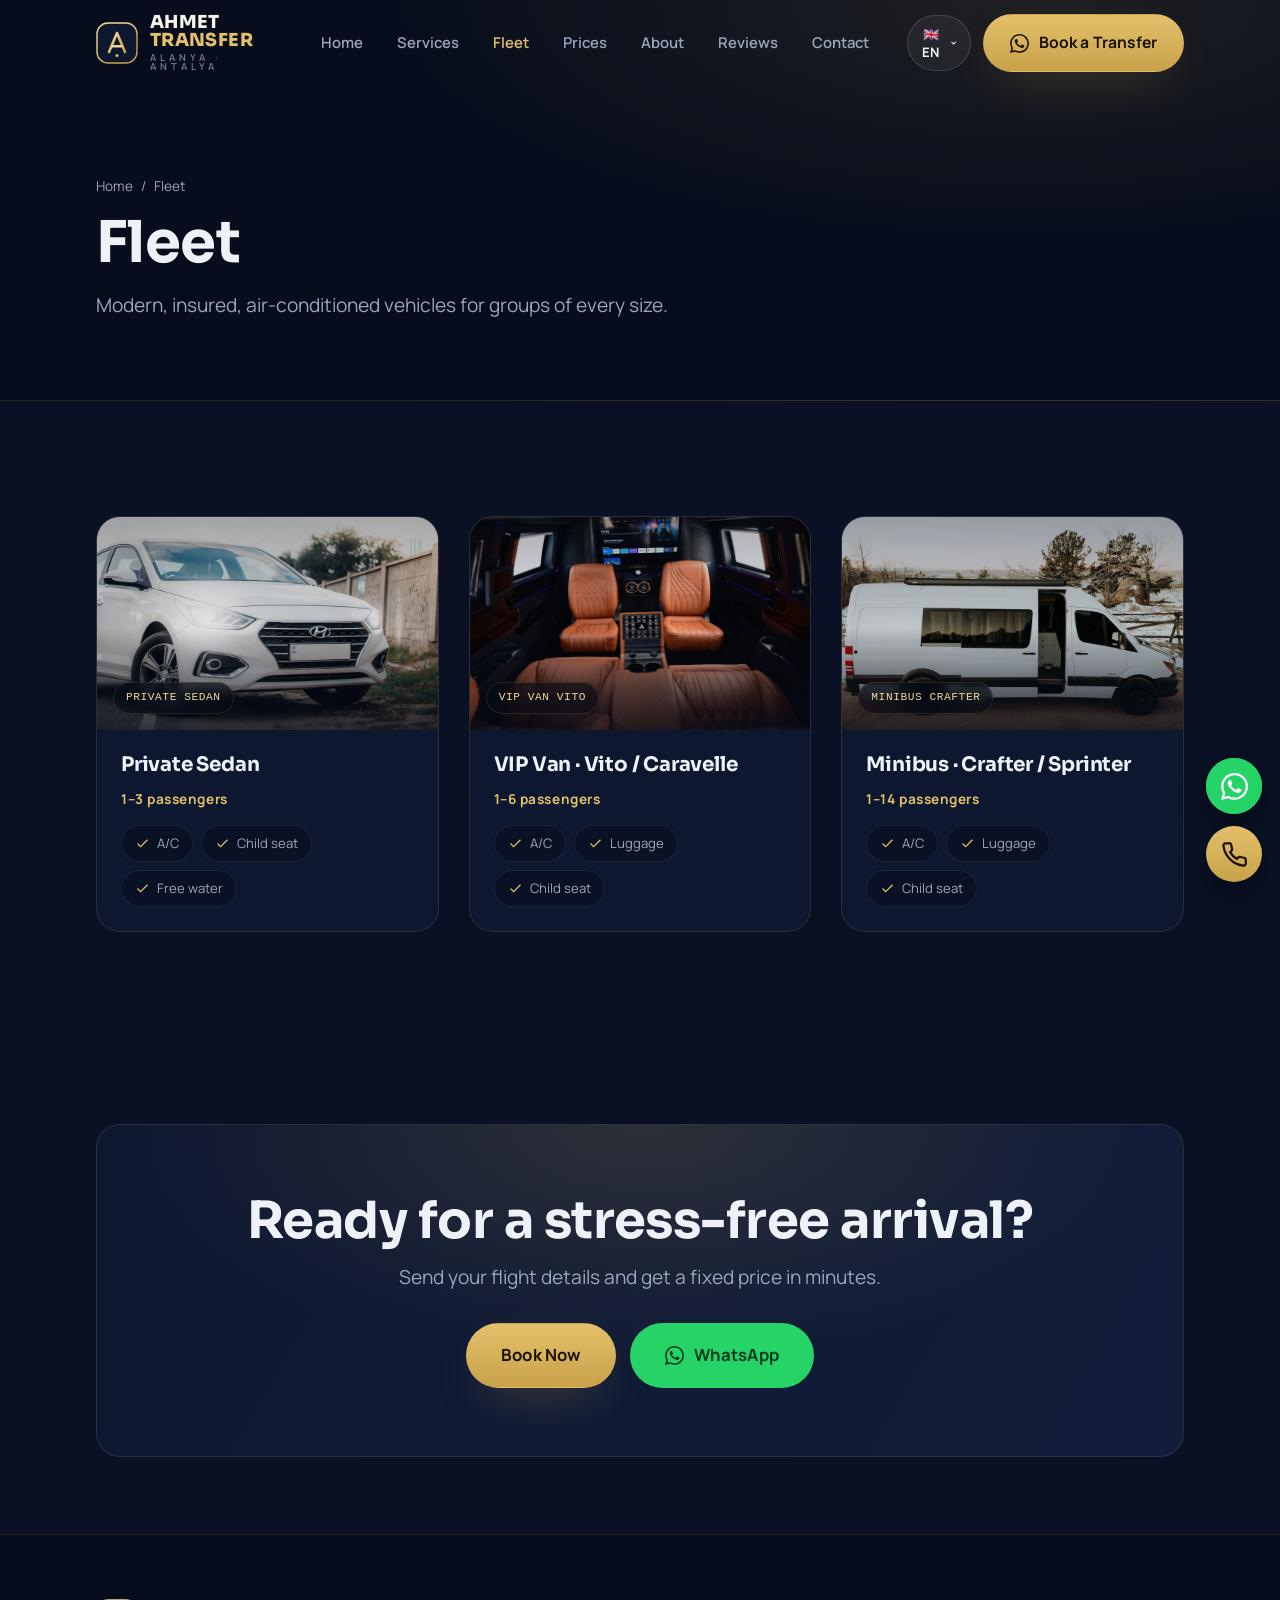
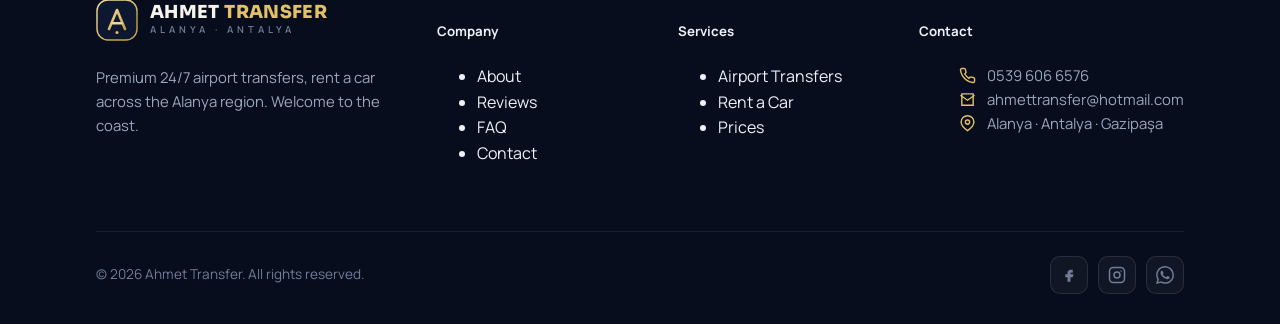
<file: fleet.html>
<!DOCTYPE html>
<html lang="en">
<head>
<meta charset="UTF-8" />
<meta name="viewport" content="width=device-width, initial-scale=1.0" />
<title>Our Fleet — Ahmet Transfer | Sedans, VIP Vans & Minibuses</title>
<meta name="description" content="Modern, insured, air-conditioned vehicles — private sedans, VIP vans and minibuses for groups of every size." />
<meta name="robots" content="index, follow" />
<link rel="preconnect" href="https://fonts.googleapis.com" />
<link rel="preconnect" href="https://fonts.gstatic.com" crossorigin />
<link href="https://fonts.googleapis.com/css2?family=Sora:wght@400;600;700;800&family=Manrope:wght@400;500;600;700&display=swap" rel="stylesheet" />
<link rel="icon" href="assets/logo.svg" type="image/svg+xml" />
<link rel="stylesheet" href="assets/style.css" />
</head>
<body>

<header class="site-header">
  <div class="container nav">
    <a class="logo" href="index.html" aria-label="Ahmet Transfer home">
      <svg class="logo__mark" viewBox="0 0 42 42" fill="none" xmlns="http://www.w3.org/2000/svg" aria-hidden="true">
        <rect x="1" y="1" width="40" height="40" rx="11" fill="#0d1730" stroke="url(#lg)" stroke-width="1.4"/>
        <path d="M13 30 L21 11 L29 30" stroke="url(#lg)" stroke-width="2.6" stroke-linecap="round" stroke-linejoin="round"/>
        <path d="M16.6 24.2 H25.4" stroke="#f0d896" stroke-width="2.4" stroke-linecap="round"/>
        <circle cx="21" cy="33.4" r="1.5" fill="#e2c069"/>
        <defs><linearGradient id="lg" x1="13" y1="11" x2="29" y2="30" gradientUnits="userSpaceOnUse"><stop stop-color="#f0d896"/><stop offset="1" stop-color="#c9a24b"/></linearGradient></defs>
      </svg>
      <span class="logo__txt"><span class="logo__name">AHMET <b>TRANSFER</b></span><span class="logo__sub">Alanya · Antalya</span></span>
    </a>
    <nav class="nav__links" aria-label="Primary">
      <a href="index.html" data-i18n="nav.home">nav.home</a>
      <a href="services.html" data-i18n="nav.services">nav.services</a>
      <a href="fleet.html" class="active" data-i18n="nav.fleet">nav.fleet</a>
      <a href="prices.html" data-i18n="nav.prices">nav.prices</a>
      <a href="about.html" data-i18n="nav.about">nav.about</a>
      <a href="reviews.html" data-i18n="nav.reviews">nav.reviews</a>
      <a href="contact.html" data-i18n="nav.contact">nav.contact</a>
    </nav>
    <div class="nav__right">
      <div class="lang">
        <button class="lang__btn" aria-haspopup="true" aria-expanded="false">
          <span data-lang-current>🇬🇧 EN</span>
          <svg width="12" height="12" viewBox="0 0 14 14" fill="none" stroke="currentColor" stroke-width="2"><path d="M3 5l4 4 4-4"/></svg>
        </button>
        <div class="lang__menu" data-lang-menu></div>
      </div>
      <a class="btn btn--gold" href="booking.html"><svg viewBox="0 0 24 24" fill="currentColor"><path d="M17.472 14.382c-.297-.149-1.758-.867-2.03-.967-.273-.099-.471-.148-.67.15-.197.297-.767.966-.94 1.164-.173.199-.347.223-.644.075-.297-.15-1.255-.463-2.39-1.475-.883-.788-1.48-1.761-1.653-2.059-.173-.297-.018-.458.13-.606.134-.133.298-.347.446-.52.149-.174.198-.298.298-.497.099-.198.05-.371-.025-.52-.075-.149-.669-1.612-.916-2.207-.242-.579-.487-.5-.669-.51-.173-.008-.371-.01-.57-.01-.198 0-.52.074-.792.372-.272.297-1.04 1.016-1.04 2.479 0 1.462 1.065 2.875 1.213 3.074.149.198 2.096 3.2 5.077 4.487.709.306 1.262.489 1.694.625.712.227 1.36.195 1.871.118.571-.085 1.758-.719 2.006-1.413.248-.694.248-1.289.173-1.413-.074-.124-.272-.198-.57-.347m-5.421 7.403h-.004a9.87 9.87 0 0 1-5.031-1.378l-.361-.214-3.741.982.998-3.648-.235-.374a9.86 9.86 0 0 1-1.51-5.26c.001-5.45 4.436-9.884 9.888-9.884 2.64 0 5.122 1.03 6.988 2.898a9.825 9.825 0 0 1 2.893 6.994c-.003 5.45-4.437 9.884-9.885 9.884m8.413-18.297A11.815 11.815 0 0 0 12.05 0C5.495 0 .16 5.335.157 11.892c0 2.096.547 4.142 1.588 5.945L.057 24l6.305-1.654a11.882 11.882 0 0 0 5.683 1.448h.005c6.554 0 11.89-5.335 11.893-11.893a11.821 11.821 0 0 0-3.48-8.413Z"/></svg><span data-i18n="cta.book">Book a Transfer</span></a>
      <button class="burger" aria-label="Menu"><span></span><span></span><span></span></button>
    </div>
  </div>
</header>

<div class="mobile-nav">
  <a href="index.html" data-i18n="nav.home">nav.home</a>
  <a href="services.html" data-i18n="nav.services">nav.services</a>
  <a href="fleet.html" class="active" data-i18n="nav.fleet">nav.fleet</a>
  <a href="prices.html" data-i18n="nav.prices">nav.prices</a>
  <a href="booking.html" data-i18n="nav.booking">nav.booking</a>
  <a href="about.html" data-i18n="nav.about">nav.about</a>
  <a href="reviews.html" data-i18n="nav.reviews">nav.reviews</a>
  <a href="faq.html" data-i18n="nav.faq">nav.faq</a>
  <a href="contact.html" data-i18n="nav.contact">nav.contact</a>
  <a class="btn btn--gold btn--block" href="booking.html" data-i18n="cta.bookNow">Book Now</a>
</div>

<section class="page-hero"><div class="container">
    <p class="crumb reveal"><a href="index.html" data-i18n="nav.home">Home</a> / <span data-i18n="nav.fleet">Page</span></p>
    <h1 class="reveal" data-d="1" data-i18n="nav.fleet">Title</h1>
    <p class="lead reveal" data-d="2" data-i18n="page.fleet.lead">Lead</p>
  </div></section>
<section class="section"><div class="container">
  <div class="grid grid-3" style="gap:30px">
    <article class="fleet-card reveal">
  <div class="fleet-card__img scene"><img class="scene__img" src="assets/images/sedan.jpg" alt="Private sedan — Mercedes" loading="lazy"><span class="scene__chip">Private sedan</span></div>
  <div class="fleet-card__body">
    <h3 data-i18n="fleet.sedan.t">Vehicle</h3>
    <p class="fleet-card__cap" data-i18n="fleet.sedan.c">Capacity</p>
    <div class="specs"><span class="spec"><svg viewBox="0 0 24 24" fill="none" stroke="currentColor" stroke-width="2"><path d="M20 6L9 17l-5-5"/></svg><span data-i18n="spec.ac">spec</span></span><span class="spec"><svg viewBox="0 0 24 24" fill="none" stroke="currentColor" stroke-width="2"><path d="M20 6L9 17l-5-5"/></svg><span data-i18n="spec.seat">spec</span></span><span class="spec"><svg viewBox="0 0 24 24" fill="none" stroke="currentColor" stroke-width="2"><path d="M20 6L9 17l-5-5"/></svg><span data-i18n="spec.wifi">spec</span></span></div>
  </div>
</article>
    <article class="fleet-card reveal">
  <div class="fleet-card__img scene"><img class="scene__img" src="assets/images/vip-interior.jpg" alt="VIP van interior — captain seats & screens" loading="lazy"><span class="scene__chip">VIP van Vito</span></div>
  <div class="fleet-card__body">
    <h3 data-i18n="fleet.vip.t">Vehicle</h3>
    <p class="fleet-card__cap" data-i18n="fleet.vip.c">Capacity</p>
    <div class="specs"><span class="spec"><svg viewBox="0 0 24 24" fill="none" stroke="currentColor" stroke-width="2"><path d="M20 6L9 17l-5-5"/></svg><span data-i18n="spec.ac">spec</span></span><span class="spec"><svg viewBox="0 0 24 24" fill="none" stroke="currentColor" stroke-width="2"><path d="M20 6L9 17l-5-5"/></svg><span data-i18n="spec.lug">spec</span></span><span class="spec"><svg viewBox="0 0 24 24" fill="none" stroke="currentColor" stroke-width="2"><path d="M20 6L9 17l-5-5"/></svg><span data-i18n="spec.seat">spec</span></span></div>
  </div>
</article>
    <article class="fleet-card reveal">
  <div class="fleet-card__img scene"><img class="scene__img" src="assets/images/minibus.jpg" alt="Minibus — Mercedes Sprinter" loading="lazy"><span class="scene__chip">Minibus Crafter</span></div>
  <div class="fleet-card__body">
    <h3 data-i18n="fleet.mini.t">Vehicle</h3>
    <p class="fleet-card__cap" data-i18n="fleet.mini.c">Capacity</p>
    <div class="specs"><span class="spec"><svg viewBox="0 0 24 24" fill="none" stroke="currentColor" stroke-width="2"><path d="M20 6L9 17l-5-5"/></svg><span data-i18n="spec.ac">spec</span></span><span class="spec"><svg viewBox="0 0 24 24" fill="none" stroke="currentColor" stroke-width="2"><path d="M20 6L9 17l-5-5"/></svg><span data-i18n="spec.lug">spec</span></span><span class="spec"><svg viewBox="0 0 24 24" fill="none" stroke="currentColor" stroke-width="2"><path d="M20 6L9 17l-5-5"/></svg><span data-i18n="spec.seat">spec</span></span></div>
  </div>
</article>  </div>
</div></section>
<section class="section--tight"><div class="container">
  <div class="cta-band reveal">
    <h2 class="h-lg" data-i18n="ctaband.title">Ready for a stress-free arrival?</h2>
    <p class="lead mx-auto" style="margin-top:14px" data-i18n="ctaband.lead">Send your flight details and get a fixed price in minutes.</p>
    <div class="btn-row">
      <a class="btn btn--gold btn--lg" href="booking.html" data-i18n="cta.bookNow">Book Now</a>
      <a class="btn btn--green btn--lg" data-wa target="_blank" rel="noopener"><svg viewBox="0 0 24 24" fill="currentColor"><path d="M17.472 14.382c-.297-.149-1.758-.867-2.03-.967-.273-.099-.471-.148-.67.15-.197.297-.767.966-.94 1.164-.173.199-.347.223-.644.075-.297-.15-1.255-.463-2.39-1.475-.883-.788-1.48-1.761-1.653-2.059-.173-.297-.018-.458.13-.606.134-.133.298-.347.446-.52.149-.174.198-.298.298-.497.099-.198.05-.371-.025-.52-.075-.149-.669-1.612-.916-2.207-.242-.579-.487-.5-.669-.51-.173-.008-.371-.01-.57-.01-.198 0-.52.074-.792.372-.272.297-1.04 1.016-1.04 2.479 0 1.462 1.065 2.875 1.213 3.074.149.198 2.096 3.2 5.077 4.487.709.306 1.262.489 1.694.625.712.227 1.36.195 1.871.118.571-.085 1.758-.719 2.006-1.413.248-.694.248-1.289.173-1.413-.074-.124-.272-.198-.57-.347m-5.421 7.403h-.004a9.87 9.87 0 0 1-5.031-1.378l-.361-.214-3.741.982.998-3.648-.235-.374a9.86 9.86 0 0 1-1.51-5.26c.001-5.45 4.436-9.884 9.888-9.884 2.64 0 5.122 1.03 6.988 2.898a9.825 9.825 0 0 1 2.893 6.994c-.003 5.45-4.437 9.884-9.885 9.884m8.413-18.297A11.815 11.815 0 0 0 12.05 0C5.495 0 .16 5.335.157 11.892c0 2.096.547 4.142 1.588 5.945L.057 24l6.305-1.654a11.882 11.882 0 0 0 5.683 1.448h.005c6.554 0 11.89-5.335 11.893-11.893a11.821 11.821 0 0 0-3.48-8.413Z"/></svg><span data-i18n="cta.whatsapp">WhatsApp</span></a>
    </div>
  </div>
</div></section>

<footer class="site-footer">
  <div class="container">
    <div class="footer__grid">
      <div class="footer__about">
        <a class="logo" href="index.html">
          <svg class="logo__mark" viewBox="0 0 42 42" fill="none" xmlns="http://www.w3.org/2000/svg" aria-hidden="true">
        <rect x="1" y="1" width="40" height="40" rx="11" fill="#0d1730" stroke="url(#lgf)" stroke-width="1.4"/>
        <path d="M13 30 L21 11 L29 30" stroke="url(#lgf)" stroke-width="2.6" stroke-linecap="round" stroke-linejoin="round"/>
        <path d="M16.6 24.2 H25.4" stroke="#f0d896" stroke-width="2.4" stroke-linecap="round"/>
        <circle cx="21" cy="33.4" r="1.5" fill="#e2c069"/>
        <defs><linearGradient id="lgf" x1="13" y1="11" x2="29" y2="30" gradientUnits="userSpaceOnUse"><stop stop-color="#f0d896"/><stop offset="1" stop-color="#c9a24b"/></linearGradient></defs>
      </svg>
          <span class="logo__txt"><span class="logo__name">AHMET <b>TRANSFER</b></span><span class="logo__sub">Alanya · Antalya</span></span>
        </a>
        <p data-i18n="footer.tagline">Premium 24/7 airport transfers, rent a car across the Alanya region.</p>
      </div>
      <div><h5 data-i18n="footer.company">Company</h5><ul>
        <li><a href="about.html" data-i18n="nav.about">About</a></li>
        <li><a href="reviews.html" data-i18n="nav.reviews">Reviews</a></li>
        <li><a href="faq.html" data-i18n="nav.faq">FAQ</a></li>
        <li><a href="contact.html" data-i18n="nav.contact">Contact</a></li></ul></div>
      <div><h5 data-i18n="footer.servicesH">Services</h5><ul>
        <li><a href="services.html" data-i18n="svc.transfer.t">Airport Transfers</a></li>
        <li><a href="services.html" data-i18n="svc.rental.t">Rent a Car</a></li>
        <li><a href="prices.html" data-i18n="nav.prices">Prices</a></li></ul></div>
      <div><h5 data-i18n="footer.contactH">Contact</h5><ul class="footer__contact">
        <li><svg viewBox="0 0 24 24" fill="none" stroke="currentColor" stroke-width="2"><path d="M22 16.92v3a2 2 0 0 1-2.18 2 19.79 19.79 0 0 1-8.63-3.07 19.5 19.5 0 0 1-6-6 19.79 19.79 0 0 1-3.07-8.67A2 2 0 0 1 4.11 2h3a2 2 0 0 1 2 1.72c.13.96.36 1.9.7 2.81a2 2 0 0 1-.45 2.11L8.09 9.91a16 16 0 0 0 6 6l1.27-1.27a2 2 0 0 1 2.11-.45c.9.34 1.85.57 2.81.7A2 2 0 0 1 22 16.92z"/></svg><a data-tel data-phone-text href="tel:+905396066576">0539 606 6576</a></li>
        <li><svg viewBox="0 0 24 24" fill="none" stroke="currentColor" stroke-width="2"><path d="M4 4h16v16H4z"/><path d="M22 6l-10 7L2 6"/></svg><a data-mail data-mail-text href="#">ahmettransfer@hotmail.com</a></li>
        <li><svg viewBox="0 0 24 24" fill="none" stroke="currentColor" stroke-width="2"><path d="M21 10c0 6-9 12-9 12s-9-6-9-12a9 9 0 0 1 18 0z"/><circle cx="12" cy="10" r="3"/></svg><span data-i18n="contact.areaV">Alanya · Antalya · Gazipaşa</span></li></ul></div>
    </div>
    <div class="footer__bottom">
      <span>© <span data-year>2026</span> Ahmet Transfer. <span data-i18n="footer.rights">All rights reserved.</span></span>
      <div class="footer__socials">
        <a href="#" aria-label="Facebook"><svg viewBox="0 0 24 24" fill="currentColor"><path d="M14 9h3V5h-3c-2.2 0-4 1.8-4 4v2H7v4h3v6h4v-6h3l1-4h-4V9c0-.6.4-1 1-1z"/></svg></a>
        <a href="#" aria-label="Instagram"><svg viewBox="0 0 24 24" fill="none" stroke="currentColor" stroke-width="2"><rect x="2" y="2" width="20" height="20" rx="5"/><circle cx="12" cy="12" r="4"/><circle cx="17.5" cy="6.5" r="1" fill="currentColor" stroke="none"/></svg></a>
        <a data-wa target="_blank" rel="noopener" aria-label="WhatsApp"><svg viewBox="0 0 24 24" fill="currentColor"><path d="M17.472 14.382c-.297-.149-1.758-.867-2.03-.967-.273-.099-.471-.148-.67.15-.197.297-.767.966-.94 1.164-.173.199-.347.223-.644.075-.297-.15-1.255-.463-2.39-1.475-.883-.788-1.48-1.761-1.653-2.059-.173-.297-.018-.458.13-.606.134-.133.298-.347.446-.52.149-.174.198-.298.298-.497.099-.198.05-.371-.025-.52-.075-.149-.669-1.612-.916-2.207-.242-.579-.487-.5-.669-.51-.173-.008-.371-.01-.57-.01-.198 0-.52.074-.792.372-.272.297-1.04 1.016-1.04 2.479 0 1.462 1.065 2.875 1.213 3.074.149.198 2.096 3.2 5.077 4.487.709.306 1.262.489 1.694.625.712.227 1.36.195 1.871.118.571-.085 1.758-.719 2.006-1.413.248-.694.248-1.289.173-1.413-.074-.124-.272-.198-.57-.347m-5.421 7.403h-.004a9.87 9.87 0 0 1-5.031-1.378l-.361-.214-3.741.982.998-3.648-.235-.374a9.86 9.86 0 0 1-1.51-5.26c.001-5.45 4.436-9.884 9.888-9.884 2.64 0 5.122 1.03 6.988 2.898a9.825 9.825 0 0 1 2.893 6.994c-.003 5.45-4.437 9.884-9.885 9.884m8.413-18.297A11.815 11.815 0 0 0 12.05 0C5.495 0 .16 5.335.157 11.892c0 2.096.547 4.142 1.588 5.945L.057 24l6.305-1.654a11.882 11.882 0 0 0 5.683 1.448h.005c6.554 0 11.89-5.335 11.893-11.893a11.821 11.821 0 0 0-3.48-8.413Z"/></svg></a>
      </div>
    </div>
  </div>
</footer>

<div class="floaties">
  <a class="floaty floaty--wa" data-wa target="_blank" rel="noopener" aria-label="WhatsApp"><svg viewBox="0 0 24 24" fill="currentColor"><path d="M17.472 14.382c-.297-.149-1.758-.867-2.03-.967-.273-.099-.471-.148-.67.15-.197.297-.767.966-.94 1.164-.173.199-.347.223-.644.075-.297-.15-1.255-.463-2.39-1.475-.883-.788-1.48-1.761-1.653-2.059-.173-.297-.018-.458.13-.606.134-.133.298-.347.446-.52.149-.174.198-.298.298-.497.099-.198.05-.371-.025-.52-.075-.149-.669-1.612-.916-2.207-.242-.579-.487-.5-.669-.51-.173-.008-.371-.01-.57-.01-.198 0-.52.074-.792.372-.272.297-1.04 1.016-1.04 2.479 0 1.462 1.065 2.875 1.213 3.074.149.198 2.096 3.2 5.077 4.487.709.306 1.262.489 1.694.625.712.227 1.36.195 1.871.118.571-.085 1.758-.719 2.006-1.413.248-.694.248-1.289.173-1.413-.074-.124-.272-.198-.57-.347m-5.421 7.403h-.004a9.87 9.87 0 0 1-5.031-1.378l-.361-.214-3.741.982.998-3.648-.235-.374a9.86 9.86 0 0 1-1.51-5.26c.001-5.45 4.436-9.884 9.888-9.884 2.64 0 5.122 1.03 6.988 2.898a9.825 9.825 0 0 1 2.893 6.994c-.003 5.45-4.437 9.884-9.885 9.884m8.413-18.297A11.815 11.815 0 0 0 12.05 0C5.495 0 .16 5.335.157 11.892c0 2.096.547 4.142 1.588 5.945L.057 24l6.305-1.654a11.882 11.882 0 0 0 5.683 1.448h.005c6.554 0 11.89-5.335 11.893-11.893a11.821 11.821 0 0 0-3.48-8.413Z"/></svg></a>
  <a class="floaty floaty--call" data-tel aria-label="Call"><svg viewBox="0 0 24 24" fill="none" stroke="currentColor" stroke-width="2"><path d="M22 16.92v3a2 2 0 0 1-2.18 2 19.79 19.79 0 0 1-8.63-3.07 19.5 19.5 0 0 1-6-6 19.79 19.79 0 0 1-3.07-8.67A2 2 0 0 1 4.11 2h3a2 2 0 0 1 2 1.72c.13.96.36 1.9.7 2.81a2 2 0 0 1-.45 2.11L8.09 9.91a16 16 0 0 0 6 6l1.27-1.27a2 2 0 0 1 2.11-.45c.9.34 1.85.57 2.81.7A2 2 0 0 1 22 16.92z"/></svg></a>
</div>

<script src="assets/i18n-data.js"></script>
<script src="assets/main.js"></script>
</body>
</html>
</file>
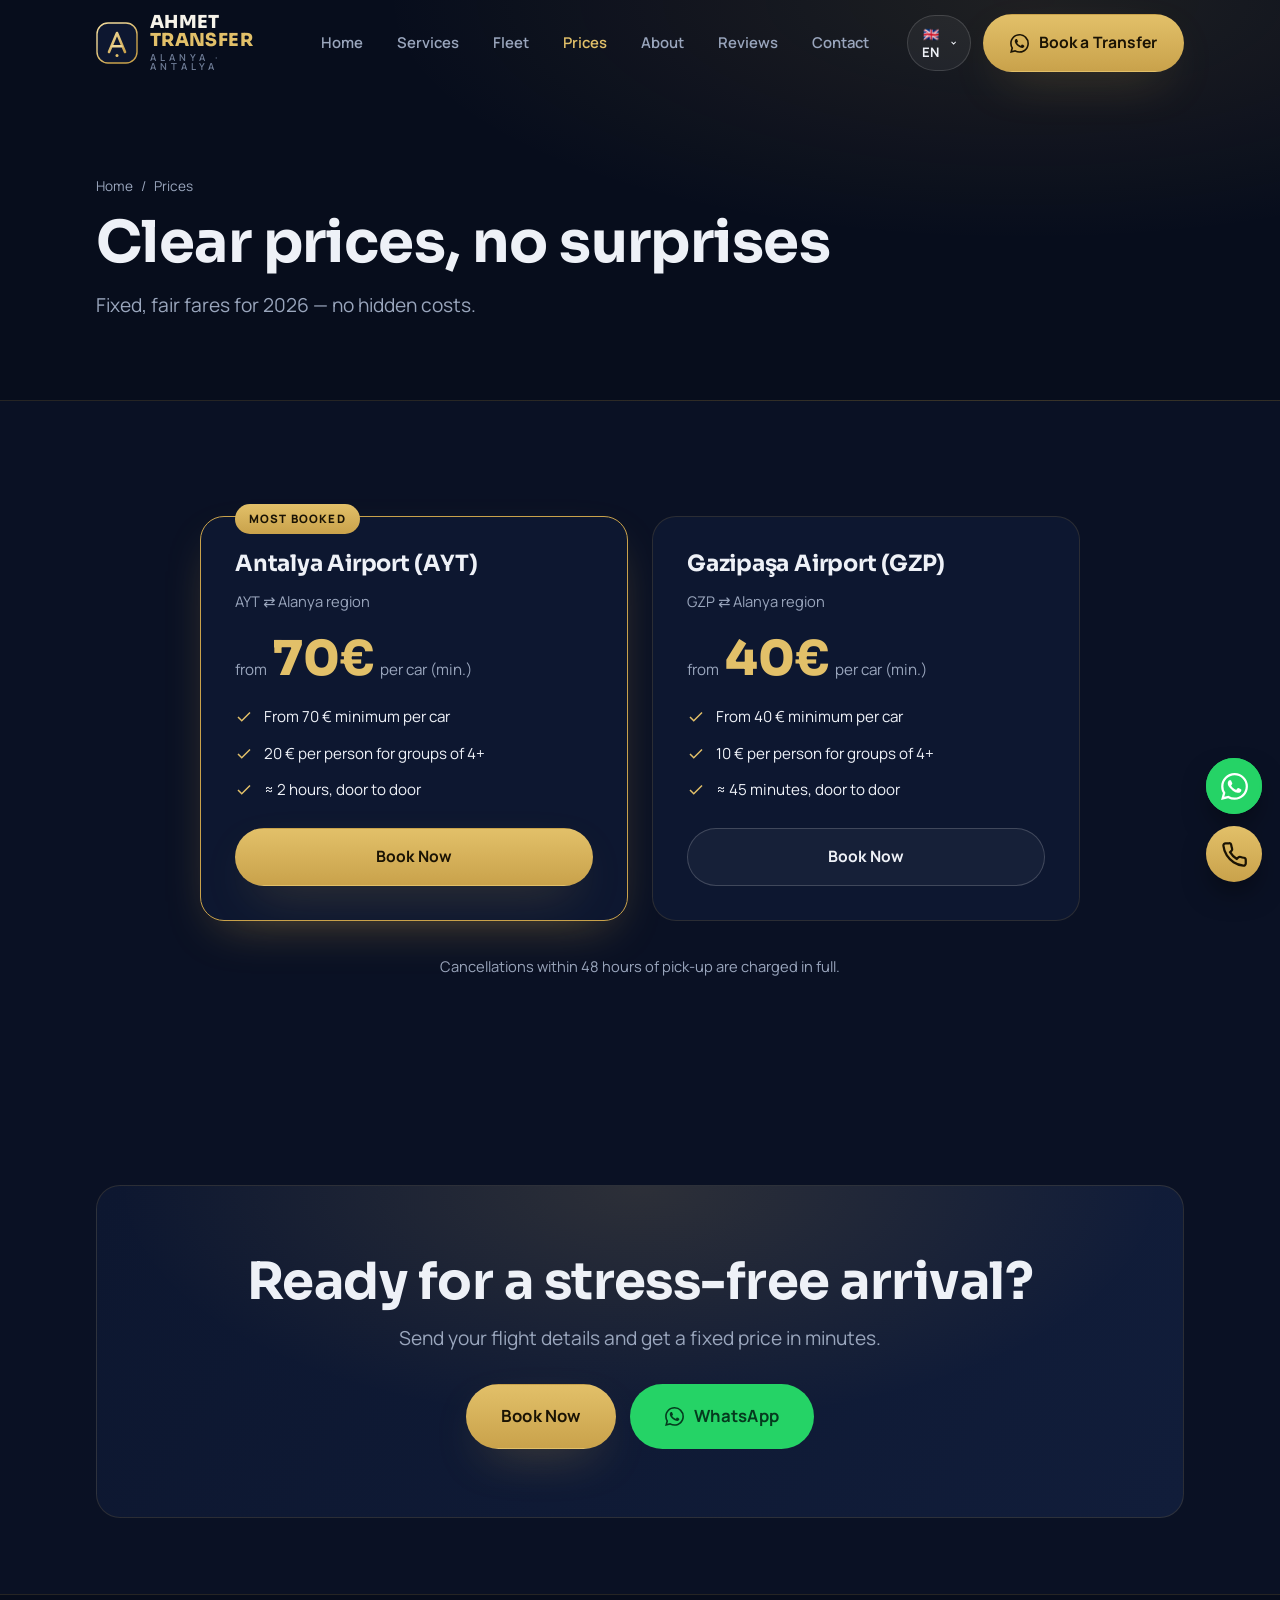
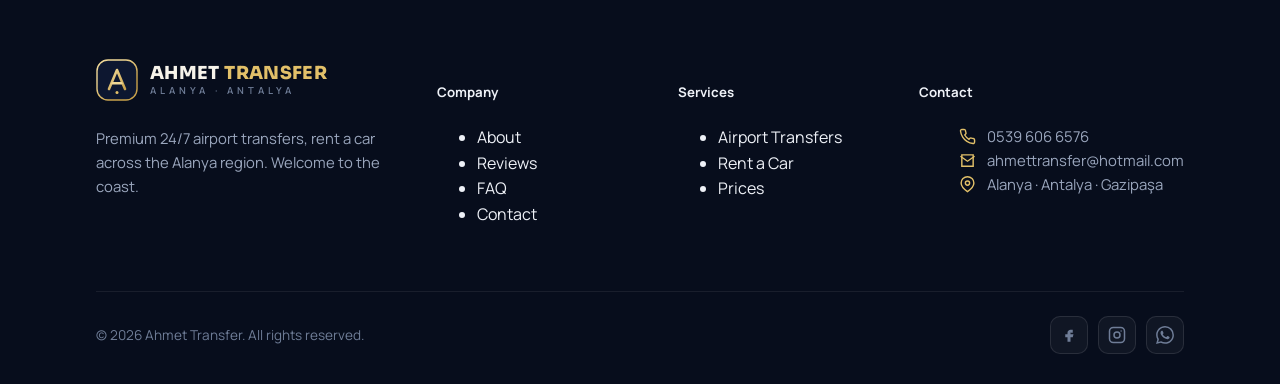
<file: prices.html>
<!DOCTYPE html>
<html lang="en">
<head>
<meta charset="UTF-8" />
<meta name="viewport" content="width=device-width, initial-scale=1.0" />
<title>Prices 2026 — Ahmet Transfer | Antalya & Gazipaşa to Alanya</title>
<meta name="description" content="Fixed, fair transfer prices for 2026. Antalya from 70€, Gazipaşa from 40€ per car. No hidden costs." />
<meta name="robots" content="index, follow" />
<link rel="preconnect" href="https://fonts.googleapis.com" />
<link rel="preconnect" href="https://fonts.gstatic.com" crossorigin />
<link href="https://fonts.googleapis.com/css2?family=Sora:wght@400;600;700;800&family=Manrope:wght@400;500;600;700&display=swap" rel="stylesheet" />
<link rel="icon" href="assets/logo.svg" type="image/svg+xml" />
<link rel="stylesheet" href="assets/style.css" />
</head>
<body>

<header class="site-header">
  <div class="container nav">
    <a class="logo" href="index.html" aria-label="Ahmet Transfer home">
      <svg class="logo__mark" viewBox="0 0 42 42" fill="none" xmlns="http://www.w3.org/2000/svg" aria-hidden="true">
        <rect x="1" y="1" width="40" height="40" rx="11" fill="#0d1730" stroke="url(#lg)" stroke-width="1.4"/>
        <path d="M13 30 L21 11 L29 30" stroke="url(#lg)" stroke-width="2.6" stroke-linecap="round" stroke-linejoin="round"/>
        <path d="M16.6 24.2 H25.4" stroke="#f0d896" stroke-width="2.4" stroke-linecap="round"/>
        <circle cx="21" cy="33.4" r="1.5" fill="#e2c069"/>
        <defs><linearGradient id="lg" x1="13" y1="11" x2="29" y2="30" gradientUnits="userSpaceOnUse"><stop stop-color="#f0d896"/><stop offset="1" stop-color="#c9a24b"/></linearGradient></defs>
      </svg>
      <span class="logo__txt"><span class="logo__name">AHMET <b>TRANSFER</b></span><span class="logo__sub">Alanya · Antalya</span></span>
    </a>
    <nav class="nav__links" aria-label="Primary">
      <a href="index.html" data-i18n="nav.home">nav.home</a>
      <a href="services.html" data-i18n="nav.services">nav.services</a>
      <a href="fleet.html" data-i18n="nav.fleet">nav.fleet</a>
      <a href="prices.html" class="active" data-i18n="nav.prices">nav.prices</a>
      <a href="about.html" data-i18n="nav.about">nav.about</a>
      <a href="reviews.html" data-i18n="nav.reviews">nav.reviews</a>
      <a href="contact.html" data-i18n="nav.contact">nav.contact</a>
    </nav>
    <div class="nav__right">
      <div class="lang">
        <button class="lang__btn" aria-haspopup="true" aria-expanded="false">
          <span data-lang-current>🇬🇧 EN</span>
          <svg width="12" height="12" viewBox="0 0 14 14" fill="none" stroke="currentColor" stroke-width="2"><path d="M3 5l4 4 4-4"/></svg>
        </button>
        <div class="lang__menu" data-lang-menu></div>
      </div>
      <a class="btn btn--gold" href="booking.html"><svg viewBox="0 0 24 24" fill="currentColor"><path d="M17.472 14.382c-.297-.149-1.758-.867-2.03-.967-.273-.099-.471-.148-.67.15-.197.297-.767.966-.94 1.164-.173.199-.347.223-.644.075-.297-.15-1.255-.463-2.39-1.475-.883-.788-1.48-1.761-1.653-2.059-.173-.297-.018-.458.13-.606.134-.133.298-.347.446-.52.149-.174.198-.298.298-.497.099-.198.05-.371-.025-.52-.075-.149-.669-1.612-.916-2.207-.242-.579-.487-.5-.669-.51-.173-.008-.371-.01-.57-.01-.198 0-.52.074-.792.372-.272.297-1.04 1.016-1.04 2.479 0 1.462 1.065 2.875 1.213 3.074.149.198 2.096 3.2 5.077 4.487.709.306 1.262.489 1.694.625.712.227 1.36.195 1.871.118.571-.085 1.758-.719 2.006-1.413.248-.694.248-1.289.173-1.413-.074-.124-.272-.198-.57-.347m-5.421 7.403h-.004a9.87 9.87 0 0 1-5.031-1.378l-.361-.214-3.741.982.998-3.648-.235-.374a9.86 9.86 0 0 1-1.51-5.26c.001-5.45 4.436-9.884 9.888-9.884 2.64 0 5.122 1.03 6.988 2.898a9.825 9.825 0 0 1 2.893 6.994c-.003 5.45-4.437 9.884-9.885 9.884m8.413-18.297A11.815 11.815 0 0 0 12.05 0C5.495 0 .16 5.335.157 11.892c0 2.096.547 4.142 1.588 5.945L.057 24l6.305-1.654a11.882 11.882 0 0 0 5.683 1.448h.005c6.554 0 11.89-5.335 11.893-11.893a11.821 11.821 0 0 0-3.48-8.413Z"/></svg><span data-i18n="cta.book">Book a Transfer</span></a>
      <button class="burger" aria-label="Menu"><span></span><span></span><span></span></button>
    </div>
  </div>
</header>

<div class="mobile-nav">
  <a href="index.html" data-i18n="nav.home">nav.home</a>
  <a href="services.html" data-i18n="nav.services">nav.services</a>
  <a href="fleet.html" data-i18n="nav.fleet">nav.fleet</a>
  <a href="prices.html" class="active" data-i18n="nav.prices">nav.prices</a>
  <a href="booking.html" data-i18n="nav.booking">nav.booking</a>
  <a href="about.html" data-i18n="nav.about">nav.about</a>
  <a href="reviews.html" data-i18n="nav.reviews">nav.reviews</a>
  <a href="faq.html" data-i18n="nav.faq">nav.faq</a>
  <a href="contact.html" data-i18n="nav.contact">nav.contact</a>
  <a class="btn btn--gold btn--block" href="booking.html" data-i18n="cta.bookNow">Book Now</a>
</div>

<section class="page-hero"><div class="container">
    <p class="crumb reveal"><a href="index.html" data-i18n="nav.home">Home</a> / <span data-i18n="nav.prices">Page</span></p>
    <h1 class="reveal" data-d="1" data-i18n="price.title">Title</h1>
    <p class="lead reveal" data-d="2" data-i18n="page.prices.lead">Lead</p>
  </div></section>
<section class="section"><div class="container">
  <div class="grid grid-2" style="max-width:880px;margin-inline:auto">
    <article class="price-card featured reveal">
      <span class="price-card__tag" data-i18n="price.popular">Most booked</span>
      <h3 data-i18n="price.ant.t">Antalya Airport (AYT)</h3>
      <p class="route" data-i18n="price.ant.r">AYT region</p>
      <div class="price-amt"><span data-i18n="price.from">from</span><b>70€</b><span data-i18n="price.ant.min">per car</span></div>
      <ul class="price-list"><li><svg viewBox="0 0 24 24" fill="none" stroke="currentColor" stroke-width="2"><path d="M20 6L9 17l-5-5"/></svg><span data-i18n="price.ant.l1">item</span></li><li><svg viewBox="0 0 24 24" fill="none" stroke="currentColor" stroke-width="2"><path d="M20 6L9 17l-5-5"/></svg><span data-i18n="price.ant.l2">item</span></li><li><svg viewBox="0 0 24 24" fill="none" stroke="currentColor" stroke-width="2"><path d="M20 6L9 17l-5-5"/></svg><span data-i18n="price.ant.l3">item</span></li></ul>
      <a class="btn btn--gold btn--block" href="booking.html" style="margin-top:26px" data-i18n="cta.bookNow">Book Now</a>
    </article>
    <article class="price-card reveal" data-d="1">
      <h3 data-i18n="price.gzp.t">Gazipaşa Airport (GZP)</h3>
      <p class="route" data-i18n="price.gzp.r">GZP region</p>
      <div class="price-amt"><span data-i18n="price.from">from</span><b>40€</b><span data-i18n="price.gzp.min">per car</span></div>
      <ul class="price-list"><li><svg viewBox="0 0 24 24" fill="none" stroke="currentColor" stroke-width="2"><path d="M20 6L9 17l-5-5"/></svg><span data-i18n="price.gzp.l1">item</span></li><li><svg viewBox="0 0 24 24" fill="none" stroke="currentColor" stroke-width="2"><path d="M20 6L9 17l-5-5"/></svg><span data-i18n="price.gzp.l2">item</span></li><li><svg viewBox="0 0 24 24" fill="none" stroke="currentColor" stroke-width="2"><path d="M20 6L9 17l-5-5"/></svg><span data-i18n="price.gzp.l3">item</span></li></ul>
      <a class="btn btn--ghost btn--block" href="booking.html" style="margin-top:26px" data-i18n="cta.bookNow">Book Now</a>
    </article>
  </div>
  <p class="muted text-center" style="margin-top:34px;font-size:.92rem" data-i18n="price.note">Cancellations within 48 hours are charged.</p>
</div></section>
<section class="section--tight"><div class="container">
  <div class="cta-band reveal">
    <h2 class="h-lg" data-i18n="ctaband.title">Ready for a stress-free arrival?</h2>
    <p class="lead mx-auto" style="margin-top:14px" data-i18n="ctaband.lead">Send your flight details and get a fixed price in minutes.</p>
    <div class="btn-row">
      <a class="btn btn--gold btn--lg" href="booking.html" data-i18n="cta.bookNow">Book Now</a>
      <a class="btn btn--green btn--lg" data-wa target="_blank" rel="noopener"><svg viewBox="0 0 24 24" fill="currentColor"><path d="M17.472 14.382c-.297-.149-1.758-.867-2.03-.967-.273-.099-.471-.148-.67.15-.197.297-.767.966-.94 1.164-.173.199-.347.223-.644.075-.297-.15-1.255-.463-2.39-1.475-.883-.788-1.48-1.761-1.653-2.059-.173-.297-.018-.458.13-.606.134-.133.298-.347.446-.52.149-.174.198-.298.298-.497.099-.198.05-.371-.025-.52-.075-.149-.669-1.612-.916-2.207-.242-.579-.487-.5-.669-.51-.173-.008-.371-.01-.57-.01-.198 0-.52.074-.792.372-.272.297-1.04 1.016-1.04 2.479 0 1.462 1.065 2.875 1.213 3.074.149.198 2.096 3.2 5.077 4.487.709.306 1.262.489 1.694.625.712.227 1.36.195 1.871.118.571-.085 1.758-.719 2.006-1.413.248-.694.248-1.289.173-1.413-.074-.124-.272-.198-.57-.347m-5.421 7.403h-.004a9.87 9.87 0 0 1-5.031-1.378l-.361-.214-3.741.982.998-3.648-.235-.374a9.86 9.86 0 0 1-1.51-5.26c.001-5.45 4.436-9.884 9.888-9.884 2.64 0 5.122 1.03 6.988 2.898a9.825 9.825 0 0 1 2.893 6.994c-.003 5.45-4.437 9.884-9.885 9.884m8.413-18.297A11.815 11.815 0 0 0 12.05 0C5.495 0 .16 5.335.157 11.892c0 2.096.547 4.142 1.588 5.945L.057 24l6.305-1.654a11.882 11.882 0 0 0 5.683 1.448h.005c6.554 0 11.89-5.335 11.893-11.893a11.821 11.821 0 0 0-3.48-8.413Z"/></svg><span data-i18n="cta.whatsapp">WhatsApp</span></a>
    </div>
  </div>
</div></section>

<footer class="site-footer">
  <div class="container">
    <div class="footer__grid">
      <div class="footer__about">
        <a class="logo" href="index.html">
          <svg class="logo__mark" viewBox="0 0 42 42" fill="none" xmlns="http://www.w3.org/2000/svg" aria-hidden="true">
        <rect x="1" y="1" width="40" height="40" rx="11" fill="#0d1730" stroke="url(#lgf)" stroke-width="1.4"/>
        <path d="M13 30 L21 11 L29 30" stroke="url(#lgf)" stroke-width="2.6" stroke-linecap="round" stroke-linejoin="round"/>
        <path d="M16.6 24.2 H25.4" stroke="#f0d896" stroke-width="2.4" stroke-linecap="round"/>
        <circle cx="21" cy="33.4" r="1.5" fill="#e2c069"/>
        <defs><linearGradient id="lgf" x1="13" y1="11" x2="29" y2="30" gradientUnits="userSpaceOnUse"><stop stop-color="#f0d896"/><stop offset="1" stop-color="#c9a24b"/></linearGradient></defs>
      </svg>
          <span class="logo__txt"><span class="logo__name">AHMET <b>TRANSFER</b></span><span class="logo__sub">Alanya · Antalya</span></span>
        </a>
        <p data-i18n="footer.tagline">Premium 24/7 airport transfers, rent a car across the Alanya region.</p>
      </div>
      <div><h5 data-i18n="footer.company">Company</h5><ul>
        <li><a href="about.html" data-i18n="nav.about">About</a></li>
        <li><a href="reviews.html" data-i18n="nav.reviews">Reviews</a></li>
        <li><a href="faq.html" data-i18n="nav.faq">FAQ</a></li>
        <li><a href="contact.html" data-i18n="nav.contact">Contact</a></li></ul></div>
      <div><h5 data-i18n="footer.servicesH">Services</h5><ul>
        <li><a href="services.html" data-i18n="svc.transfer.t">Airport Transfers</a></li>
        <li><a href="services.html" data-i18n="svc.rental.t">Rent a Car</a></li>
        <li><a href="prices.html" data-i18n="nav.prices">Prices</a></li></ul></div>
      <div><h5 data-i18n="footer.contactH">Contact</h5><ul class="footer__contact">
        <li><svg viewBox="0 0 24 24" fill="none" stroke="currentColor" stroke-width="2"><path d="M22 16.92v3a2 2 0 0 1-2.18 2 19.79 19.79 0 0 1-8.63-3.07 19.5 19.5 0 0 1-6-6 19.79 19.79 0 0 1-3.07-8.67A2 2 0 0 1 4.11 2h3a2 2 0 0 1 2 1.72c.13.96.36 1.9.7 2.81a2 2 0 0 1-.45 2.11L8.09 9.91a16 16 0 0 0 6 6l1.27-1.27a2 2 0 0 1 2.11-.45c.9.34 1.85.57 2.81.7A2 2 0 0 1 22 16.92z"/></svg><a data-tel data-phone-text href="tel:+905396066576">0539 606 6576</a></li>
        <li><svg viewBox="0 0 24 24" fill="none" stroke="currentColor" stroke-width="2"><path d="M4 4h16v16H4z"/><path d="M22 6l-10 7L2 6"/></svg><a data-mail data-mail-text href="#">ahmettransfer@hotmail.com</a></li>
        <li><svg viewBox="0 0 24 24" fill="none" stroke="currentColor" stroke-width="2"><path d="M21 10c0 6-9 12-9 12s-9-6-9-12a9 9 0 0 1 18 0z"/><circle cx="12" cy="10" r="3"/></svg><span data-i18n="contact.areaV">Alanya · Antalya · Gazipaşa</span></li></ul></div>
    </div>
    <div class="footer__bottom">
      <span>© <span data-year>2026</span> Ahmet Transfer. <span data-i18n="footer.rights">All rights reserved.</span></span>
      <div class="footer__socials">
        <a href="#" aria-label="Facebook"><svg viewBox="0 0 24 24" fill="currentColor"><path d="M14 9h3V5h-3c-2.2 0-4 1.8-4 4v2H7v4h3v6h4v-6h3l1-4h-4V9c0-.6.4-1 1-1z"/></svg></a>
        <a href="#" aria-label="Instagram"><svg viewBox="0 0 24 24" fill="none" stroke="currentColor" stroke-width="2"><rect x="2" y="2" width="20" height="20" rx="5"/><circle cx="12" cy="12" r="4"/><circle cx="17.5" cy="6.5" r="1" fill="currentColor" stroke="none"/></svg></a>
        <a data-wa target="_blank" rel="noopener" aria-label="WhatsApp"><svg viewBox="0 0 24 24" fill="currentColor"><path d="M17.472 14.382c-.297-.149-1.758-.867-2.03-.967-.273-.099-.471-.148-.67.15-.197.297-.767.966-.94 1.164-.173.199-.347.223-.644.075-.297-.15-1.255-.463-2.39-1.475-.883-.788-1.48-1.761-1.653-2.059-.173-.297-.018-.458.13-.606.134-.133.298-.347.446-.52.149-.174.198-.298.298-.497.099-.198.05-.371-.025-.52-.075-.149-.669-1.612-.916-2.207-.242-.579-.487-.5-.669-.51-.173-.008-.371-.01-.57-.01-.198 0-.52.074-.792.372-.272.297-1.04 1.016-1.04 2.479 0 1.462 1.065 2.875 1.213 3.074.149.198 2.096 3.2 5.077 4.487.709.306 1.262.489 1.694.625.712.227 1.36.195 1.871.118.571-.085 1.758-.719 2.006-1.413.248-.694.248-1.289.173-1.413-.074-.124-.272-.198-.57-.347m-5.421 7.403h-.004a9.87 9.87 0 0 1-5.031-1.378l-.361-.214-3.741.982.998-3.648-.235-.374a9.86 9.86 0 0 1-1.51-5.26c.001-5.45 4.436-9.884 9.888-9.884 2.64 0 5.122 1.03 6.988 2.898a9.825 9.825 0 0 1 2.893 6.994c-.003 5.45-4.437 9.884-9.885 9.884m8.413-18.297A11.815 11.815 0 0 0 12.05 0C5.495 0 .16 5.335.157 11.892c0 2.096.547 4.142 1.588 5.945L.057 24l6.305-1.654a11.882 11.882 0 0 0 5.683 1.448h.005c6.554 0 11.89-5.335 11.893-11.893a11.821 11.821 0 0 0-3.48-8.413Z"/></svg></a>
      </div>
    </div>
  </div>
</footer>

<div class="floaties">
  <a class="floaty floaty--wa" data-wa target="_blank" rel="noopener" aria-label="WhatsApp"><svg viewBox="0 0 24 24" fill="currentColor"><path d="M17.472 14.382c-.297-.149-1.758-.867-2.03-.967-.273-.099-.471-.148-.67.15-.197.297-.767.966-.94 1.164-.173.199-.347.223-.644.075-.297-.15-1.255-.463-2.39-1.475-.883-.788-1.48-1.761-1.653-2.059-.173-.297-.018-.458.13-.606.134-.133.298-.347.446-.52.149-.174.198-.298.298-.497.099-.198.05-.371-.025-.52-.075-.149-.669-1.612-.916-2.207-.242-.579-.487-.5-.669-.51-.173-.008-.371-.01-.57-.01-.198 0-.52.074-.792.372-.272.297-1.04 1.016-1.04 2.479 0 1.462 1.065 2.875 1.213 3.074.149.198 2.096 3.2 5.077 4.487.709.306 1.262.489 1.694.625.712.227 1.36.195 1.871.118.571-.085 1.758-.719 2.006-1.413.248-.694.248-1.289.173-1.413-.074-.124-.272-.198-.57-.347m-5.421 7.403h-.004a9.87 9.87 0 0 1-5.031-1.378l-.361-.214-3.741.982.998-3.648-.235-.374a9.86 9.86 0 0 1-1.51-5.26c.001-5.45 4.436-9.884 9.888-9.884 2.64 0 5.122 1.03 6.988 2.898a9.825 9.825 0 0 1 2.893 6.994c-.003 5.45-4.437 9.884-9.885 9.884m8.413-18.297A11.815 11.815 0 0 0 12.05 0C5.495 0 .16 5.335.157 11.892c0 2.096.547 4.142 1.588 5.945L.057 24l6.305-1.654a11.882 11.882 0 0 0 5.683 1.448h.005c6.554 0 11.89-5.335 11.893-11.893a11.821 11.821 0 0 0-3.48-8.413Z"/></svg></a>
  <a class="floaty floaty--call" data-tel aria-label="Call"><svg viewBox="0 0 24 24" fill="none" stroke="currentColor" stroke-width="2"><path d="M22 16.92v3a2 2 0 0 1-2.18 2 19.79 19.79 0 0 1-8.63-3.07 19.5 19.5 0 0 1-6-6 19.79 19.79 0 0 1-3.07-8.67A2 2 0 0 1 4.11 2h3a2 2 0 0 1 2 1.72c.13.96.36 1.9.7 2.81a2 2 0 0 1-.45 2.11L8.09 9.91a16 16 0 0 0 6 6l1.27-1.27a2 2 0 0 1 2.11-.45c.9.34 1.85.57 2.81.7A2 2 0 0 1 22 16.92z"/></svg></a>
</div>

<script src="assets/i18n-data.js"></script>
<script src="assets/main.js"></script>
</body>
</html>
</file>
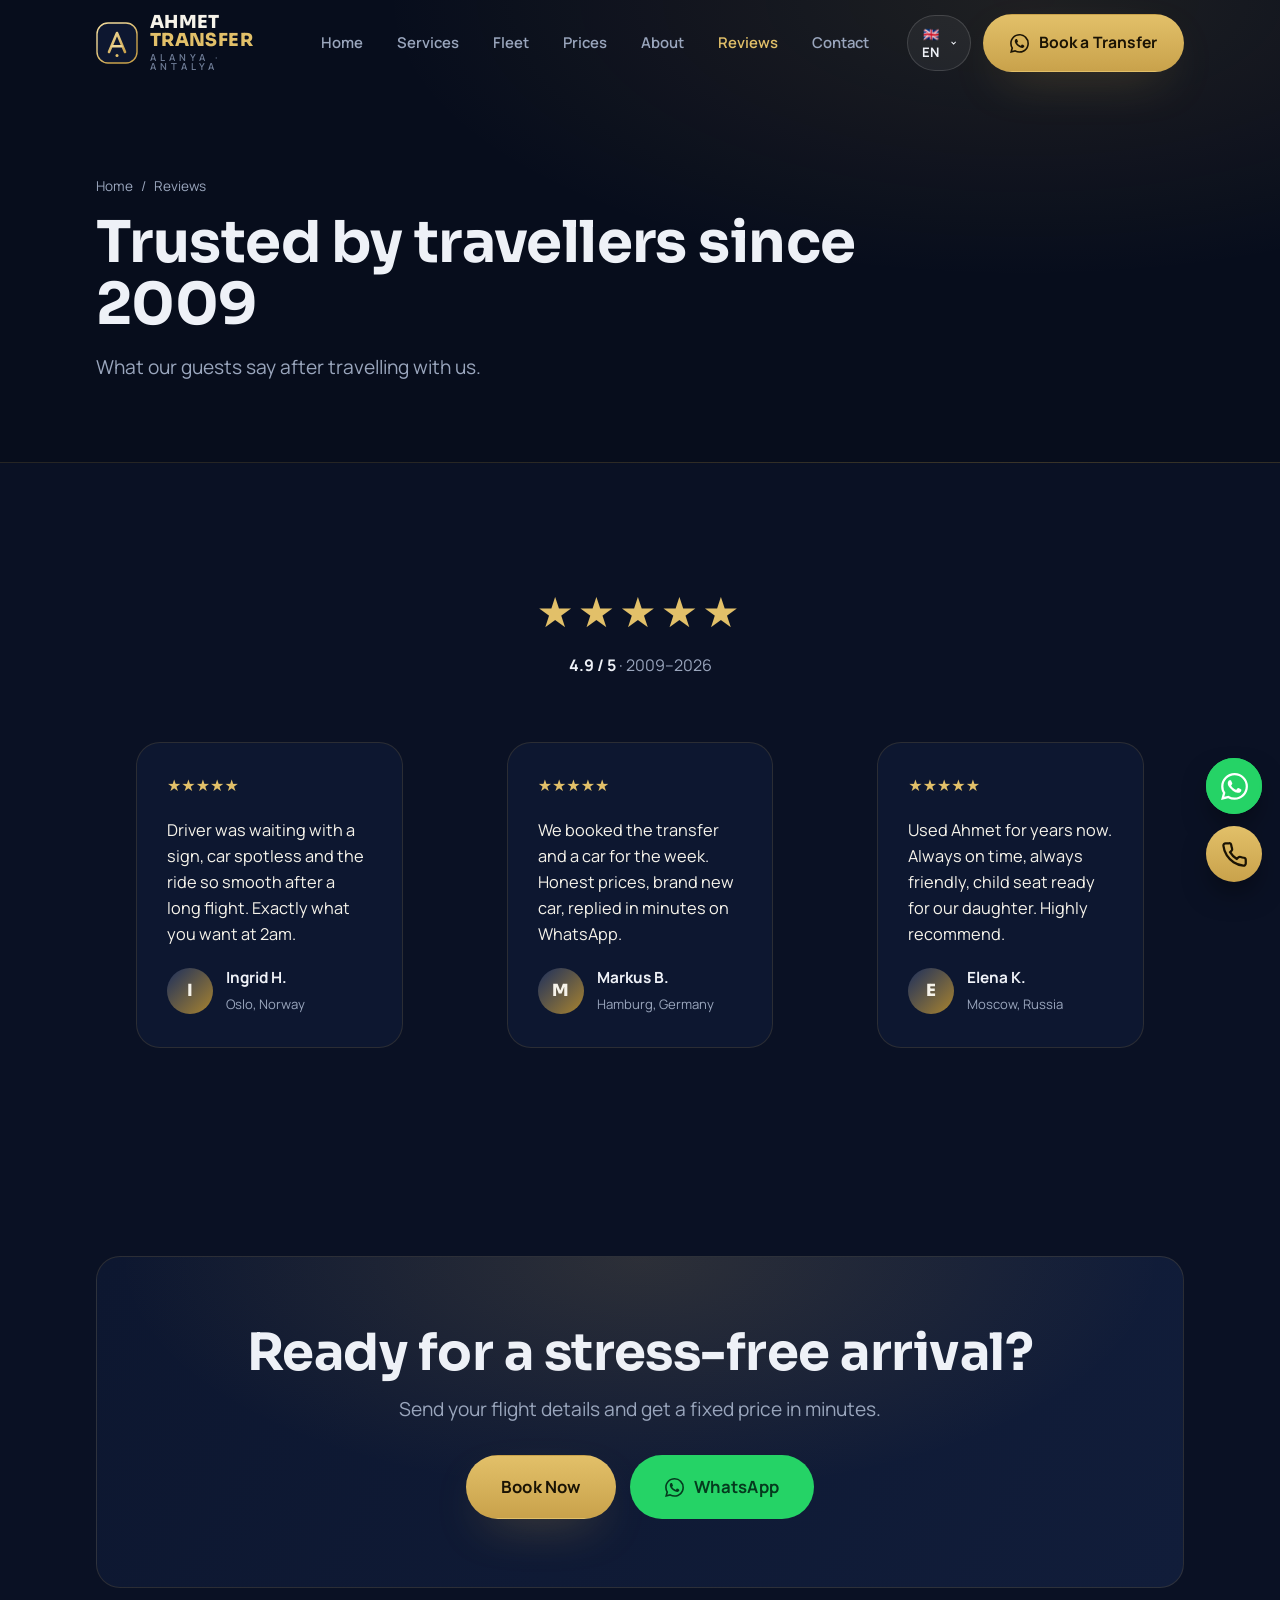
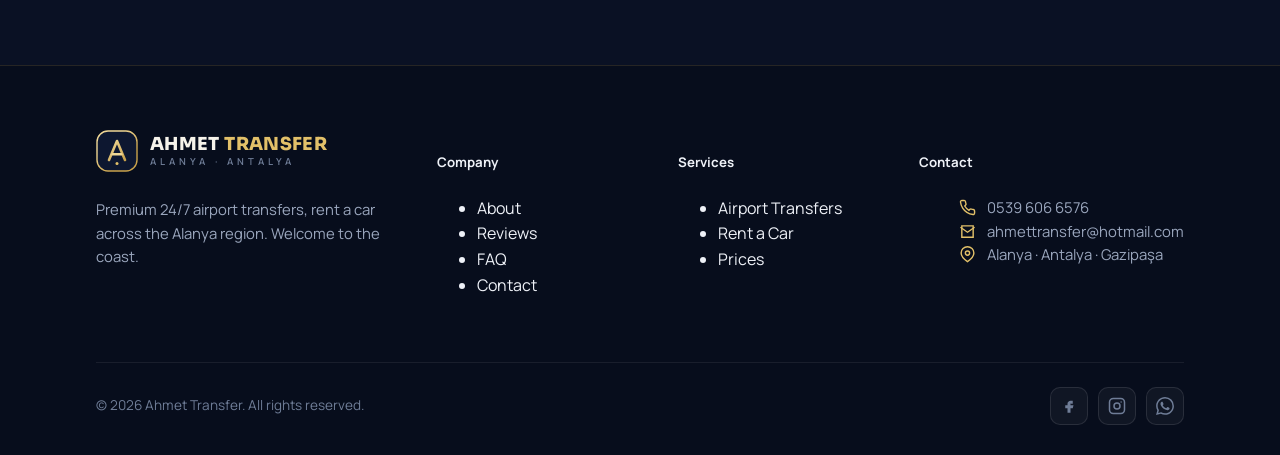
<file: reviews.html>
<!DOCTYPE html>
<html lang="en">
<head>
<meta charset="UTF-8" />
<meta name="viewport" content="width=device-width, initial-scale=1.0" />
<title>Reviews — Ahmet Transfer | Trusted by travellers since 2009</title>
<meta name="description" content="Read what our guests say after travelling with Ahmet Transfer across the Alanya region." />
<meta name="robots" content="index, follow" />
<link rel="preconnect" href="https://fonts.googleapis.com" />
<link rel="preconnect" href="https://fonts.gstatic.com" crossorigin />
<link href="https://fonts.googleapis.com/css2?family=Sora:wght@400;600;700;800&family=Manrope:wght@400;500;600;700&display=swap" rel="stylesheet" />
<link rel="icon" href="assets/logo.svg" type="image/svg+xml" />
<link rel="stylesheet" href="assets/style.css" />
</head>
<body>

<header class="site-header">
  <div class="container nav">
    <a class="logo" href="index.html" aria-label="Ahmet Transfer home">
      <svg class="logo__mark" viewBox="0 0 42 42" fill="none" xmlns="http://www.w3.org/2000/svg" aria-hidden="true">
        <rect x="1" y="1" width="40" height="40" rx="11" fill="#0d1730" stroke="url(#lg)" stroke-width="1.4"/>
        <path d="M13 30 L21 11 L29 30" stroke="url(#lg)" stroke-width="2.6" stroke-linecap="round" stroke-linejoin="round"/>
        <path d="M16.6 24.2 H25.4" stroke="#f0d896" stroke-width="2.4" stroke-linecap="round"/>
        <circle cx="21" cy="33.4" r="1.5" fill="#e2c069"/>
        <defs><linearGradient id="lg" x1="13" y1="11" x2="29" y2="30" gradientUnits="userSpaceOnUse"><stop stop-color="#f0d896"/><stop offset="1" stop-color="#c9a24b"/></linearGradient></defs>
      </svg>
      <span class="logo__txt"><span class="logo__name">AHMET <b>TRANSFER</b></span><span class="logo__sub">Alanya · Antalya</span></span>
    </a>
    <nav class="nav__links" aria-label="Primary">
      <a href="index.html" data-i18n="nav.home">nav.home</a>
      <a href="services.html" data-i18n="nav.services">nav.services</a>
      <a href="fleet.html" data-i18n="nav.fleet">nav.fleet</a>
      <a href="prices.html" data-i18n="nav.prices">nav.prices</a>
      <a href="about.html" data-i18n="nav.about">nav.about</a>
      <a href="reviews.html" class="active" data-i18n="nav.reviews">nav.reviews</a>
      <a href="contact.html" data-i18n="nav.contact">nav.contact</a>
    </nav>
    <div class="nav__right">
      <div class="lang">
        <button class="lang__btn" aria-haspopup="true" aria-expanded="false">
          <span data-lang-current>🇬🇧 EN</span>
          <svg width="12" height="12" viewBox="0 0 14 14" fill="none" stroke="currentColor" stroke-width="2"><path d="M3 5l4 4 4-4"/></svg>
        </button>
        <div class="lang__menu" data-lang-menu></div>
      </div>
      <a class="btn btn--gold" href="booking.html"><svg viewBox="0 0 24 24" fill="currentColor"><path d="M17.472 14.382c-.297-.149-1.758-.867-2.03-.967-.273-.099-.471-.148-.67.15-.197.297-.767.966-.94 1.164-.173.199-.347.223-.644.075-.297-.15-1.255-.463-2.39-1.475-.883-.788-1.48-1.761-1.653-2.059-.173-.297-.018-.458.13-.606.134-.133.298-.347.446-.52.149-.174.198-.298.298-.497.099-.198.05-.371-.025-.52-.075-.149-.669-1.612-.916-2.207-.242-.579-.487-.5-.669-.51-.173-.008-.371-.01-.57-.01-.198 0-.52.074-.792.372-.272.297-1.04 1.016-1.04 2.479 0 1.462 1.065 2.875 1.213 3.074.149.198 2.096 3.2 5.077 4.487.709.306 1.262.489 1.694.625.712.227 1.36.195 1.871.118.571-.085 1.758-.719 2.006-1.413.248-.694.248-1.289.173-1.413-.074-.124-.272-.198-.57-.347m-5.421 7.403h-.004a9.87 9.87 0 0 1-5.031-1.378l-.361-.214-3.741.982.998-3.648-.235-.374a9.86 9.86 0 0 1-1.51-5.26c.001-5.45 4.436-9.884 9.888-9.884 2.64 0 5.122 1.03 6.988 2.898a9.825 9.825 0 0 1 2.893 6.994c-.003 5.45-4.437 9.884-9.885 9.884m8.413-18.297A11.815 11.815 0 0 0 12.05 0C5.495 0 .16 5.335.157 11.892c0 2.096.547 4.142 1.588 5.945L.057 24l6.305-1.654a11.882 11.882 0 0 0 5.683 1.448h.005c6.554 0 11.89-5.335 11.893-11.893a11.821 11.821 0 0 0-3.48-8.413Z"/></svg><span data-i18n="cta.book">Book a Transfer</span></a>
      <button class="burger" aria-label="Menu"><span></span><span></span><span></span></button>
    </div>
  </div>
</header>

<div class="mobile-nav">
  <a href="index.html" data-i18n="nav.home">nav.home</a>
  <a href="services.html" data-i18n="nav.services">nav.services</a>
  <a href="fleet.html" data-i18n="nav.fleet">nav.fleet</a>
  <a href="prices.html" data-i18n="nav.prices">nav.prices</a>
  <a href="booking.html" data-i18n="nav.booking">nav.booking</a>
  <a href="about.html" data-i18n="nav.about">nav.about</a>
  <a href="reviews.html" class="active" data-i18n="nav.reviews">nav.reviews</a>
  <a href="faq.html" data-i18n="nav.faq">nav.faq</a>
  <a href="contact.html" data-i18n="nav.contact">nav.contact</a>
  <a class="btn btn--gold btn--block" href="booking.html" data-i18n="cta.bookNow">Book Now</a>
</div>

<section class="page-hero"><div class="container">
    <p class="crumb reveal"><a href="index.html" data-i18n="nav.home">Home</a> / <span data-i18n="nav.reviews">Page</span></p>
    <h1 class="reveal" data-d="1" data-i18n="rev.title">Title</h1>
    <p class="lead reveal" data-d="2" data-i18n="page.reviews.lead">Lead</p>
  </div></section>
<section class="section"><div class="container">
  <div style="text-align:center;margin-bottom:48px" class="reveal">
    <div style="font-size:2.6rem;color:var(--gold-400);letter-spacing:.1em">★★★★★</div>
    <p class="muted" style="margin-top:8px"><b style="color:var(--text)">4.9 / 5</b> · 2009–2026</p>
  </div>
  <div class="grid grid-3">
    <figure class="quote reveal">
  <div class="quote__stars">★★★★★</div>
  <p data-i18n="rev.r1">Review</p>
  <figcaption class="quote__who"><span class="quote__av">I</span><span><span class="quote__name" data-i18n="rev.r1.n">Name</span><br><span class="quote__loc" data-i18n="rev.r1.l">Loc</span></span></figcaption>
</figure>
    <figure class="quote reveal" data-d="1">
  <div class="quote__stars">★★★★★</div>
  <p data-i18n="rev.r2">Review</p>
  <figcaption class="quote__who"><span class="quote__av">M</span><span><span class="quote__name" data-i18n="rev.r2.n">Name</span><br><span class="quote__loc" data-i18n="rev.r2.l">Loc</span></span></figcaption>
</figure>
    <figure class="quote reveal" data-d="2">
  <div class="quote__stars">★★★★★</div>
  <p data-i18n="rev.r3">Review</p>
  <figcaption class="quote__who"><span class="quote__av">E</span><span><span class="quote__name" data-i18n="rev.r3.n">Name</span><br><span class="quote__loc" data-i18n="rev.r3.l">Loc</span></span></figcaption>
</figure>
  </div>
</div></section>
<section class="section--tight"><div class="container">
  <div class="cta-band reveal">
    <h2 class="h-lg" data-i18n="ctaband.title">Ready for a stress-free arrival?</h2>
    <p class="lead mx-auto" style="margin-top:14px" data-i18n="ctaband.lead">Send your flight details and get a fixed price in minutes.</p>
    <div class="btn-row">
      <a class="btn btn--gold btn--lg" href="booking.html" data-i18n="cta.bookNow">Book Now</a>
      <a class="btn btn--green btn--lg" data-wa target="_blank" rel="noopener"><svg viewBox="0 0 24 24" fill="currentColor"><path d="M17.472 14.382c-.297-.149-1.758-.867-2.03-.967-.273-.099-.471-.148-.67.15-.197.297-.767.966-.94 1.164-.173.199-.347.223-.644.075-.297-.15-1.255-.463-2.39-1.475-.883-.788-1.48-1.761-1.653-2.059-.173-.297-.018-.458.13-.606.134-.133.298-.347.446-.52.149-.174.198-.298.298-.497.099-.198.05-.371-.025-.52-.075-.149-.669-1.612-.916-2.207-.242-.579-.487-.5-.669-.51-.173-.008-.371-.01-.57-.01-.198 0-.52.074-.792.372-.272.297-1.04 1.016-1.04 2.479 0 1.462 1.065 2.875 1.213 3.074.149.198 2.096 3.2 5.077 4.487.709.306 1.262.489 1.694.625.712.227 1.36.195 1.871.118.571-.085 1.758-.719 2.006-1.413.248-.694.248-1.289.173-1.413-.074-.124-.272-.198-.57-.347m-5.421 7.403h-.004a9.87 9.87 0 0 1-5.031-1.378l-.361-.214-3.741.982.998-3.648-.235-.374a9.86 9.86 0 0 1-1.51-5.26c.001-5.45 4.436-9.884 9.888-9.884 2.64 0 5.122 1.03 6.988 2.898a9.825 9.825 0 0 1 2.893 6.994c-.003 5.45-4.437 9.884-9.885 9.884m8.413-18.297A11.815 11.815 0 0 0 12.05 0C5.495 0 .16 5.335.157 11.892c0 2.096.547 4.142 1.588 5.945L.057 24l6.305-1.654a11.882 11.882 0 0 0 5.683 1.448h.005c6.554 0 11.89-5.335 11.893-11.893a11.821 11.821 0 0 0-3.48-8.413Z"/></svg><span data-i18n="cta.whatsapp">WhatsApp</span></a>
    </div>
  </div>
</div></section>

<footer class="site-footer">
  <div class="container">
    <div class="footer__grid">
      <div class="footer__about">
        <a class="logo" href="index.html">
          <svg class="logo__mark" viewBox="0 0 42 42" fill="none" xmlns="http://www.w3.org/2000/svg" aria-hidden="true">
        <rect x="1" y="1" width="40" height="40" rx="11" fill="#0d1730" stroke="url(#lgf)" stroke-width="1.4"/>
        <path d="M13 30 L21 11 L29 30" stroke="url(#lgf)" stroke-width="2.6" stroke-linecap="round" stroke-linejoin="round"/>
        <path d="M16.6 24.2 H25.4" stroke="#f0d896" stroke-width="2.4" stroke-linecap="round"/>
        <circle cx="21" cy="33.4" r="1.5" fill="#e2c069"/>
        <defs><linearGradient id="lgf" x1="13" y1="11" x2="29" y2="30" gradientUnits="userSpaceOnUse"><stop stop-color="#f0d896"/><stop offset="1" stop-color="#c9a24b"/></linearGradient></defs>
      </svg>
          <span class="logo__txt"><span class="logo__name">AHMET <b>TRANSFER</b></span><span class="logo__sub">Alanya · Antalya</span></span>
        </a>
        <p data-i18n="footer.tagline">Premium 24/7 airport transfers, rent a car across the Alanya region.</p>
      </div>
      <div><h5 data-i18n="footer.company">Company</h5><ul>
        <li><a href="about.html" data-i18n="nav.about">About</a></li>
        <li><a href="reviews.html" data-i18n="nav.reviews">Reviews</a></li>
        <li><a href="faq.html" data-i18n="nav.faq">FAQ</a></li>
        <li><a href="contact.html" data-i18n="nav.contact">Contact</a></li></ul></div>
      <div><h5 data-i18n="footer.servicesH">Services</h5><ul>
        <li><a href="services.html" data-i18n="svc.transfer.t">Airport Transfers</a></li>
        <li><a href="services.html" data-i18n="svc.rental.t">Rent a Car</a></li>
        <li><a href="prices.html" data-i18n="nav.prices">Prices</a></li></ul></div>
      <div><h5 data-i18n="footer.contactH">Contact</h5><ul class="footer__contact">
        <li><svg viewBox="0 0 24 24" fill="none" stroke="currentColor" stroke-width="2"><path d="M22 16.92v3a2 2 0 0 1-2.18 2 19.79 19.79 0 0 1-8.63-3.07 19.5 19.5 0 0 1-6-6 19.79 19.79 0 0 1-3.07-8.67A2 2 0 0 1 4.11 2h3a2 2 0 0 1 2 1.72c.13.96.36 1.9.7 2.81a2 2 0 0 1-.45 2.11L8.09 9.91a16 16 0 0 0 6 6l1.27-1.27a2 2 0 0 1 2.11-.45c.9.34 1.85.57 2.81.7A2 2 0 0 1 22 16.92z"/></svg><a data-tel data-phone-text href="tel:+905396066576">0539 606 6576</a></li>
        <li><svg viewBox="0 0 24 24" fill="none" stroke="currentColor" stroke-width="2"><path d="M4 4h16v16H4z"/><path d="M22 6l-10 7L2 6"/></svg><a data-mail data-mail-text href="#">ahmettransfer@hotmail.com</a></li>
        <li><svg viewBox="0 0 24 24" fill="none" stroke="currentColor" stroke-width="2"><path d="M21 10c0 6-9 12-9 12s-9-6-9-12a9 9 0 0 1 18 0z"/><circle cx="12" cy="10" r="3"/></svg><span data-i18n="contact.areaV">Alanya · Antalya · Gazipaşa</span></li></ul></div>
    </div>
    <div class="footer__bottom">
      <span>© <span data-year>2026</span> Ahmet Transfer. <span data-i18n="footer.rights">All rights reserved.</span></span>
      <div class="footer__socials">
        <a href="#" aria-label="Facebook"><svg viewBox="0 0 24 24" fill="currentColor"><path d="M14 9h3V5h-3c-2.2 0-4 1.8-4 4v2H7v4h3v6h4v-6h3l1-4h-4V9c0-.6.4-1 1-1z"/></svg></a>
        <a href="#" aria-label="Instagram"><svg viewBox="0 0 24 24" fill="none" stroke="currentColor" stroke-width="2"><rect x="2" y="2" width="20" height="20" rx="5"/><circle cx="12" cy="12" r="4"/><circle cx="17.5" cy="6.5" r="1" fill="currentColor" stroke="none"/></svg></a>
        <a data-wa target="_blank" rel="noopener" aria-label="WhatsApp"><svg viewBox="0 0 24 24" fill="currentColor"><path d="M17.472 14.382c-.297-.149-1.758-.867-2.03-.967-.273-.099-.471-.148-.67.15-.197.297-.767.966-.94 1.164-.173.199-.347.223-.644.075-.297-.15-1.255-.463-2.39-1.475-.883-.788-1.48-1.761-1.653-2.059-.173-.297-.018-.458.13-.606.134-.133.298-.347.446-.52.149-.174.198-.298.298-.497.099-.198.05-.371-.025-.52-.075-.149-.669-1.612-.916-2.207-.242-.579-.487-.5-.669-.51-.173-.008-.371-.01-.57-.01-.198 0-.52.074-.792.372-.272.297-1.04 1.016-1.04 2.479 0 1.462 1.065 2.875 1.213 3.074.149.198 2.096 3.2 5.077 4.487.709.306 1.262.489 1.694.625.712.227 1.36.195 1.871.118.571-.085 1.758-.719 2.006-1.413.248-.694.248-1.289.173-1.413-.074-.124-.272-.198-.57-.347m-5.421 7.403h-.004a9.87 9.87 0 0 1-5.031-1.378l-.361-.214-3.741.982.998-3.648-.235-.374a9.86 9.86 0 0 1-1.51-5.26c.001-5.45 4.436-9.884 9.888-9.884 2.64 0 5.122 1.03 6.988 2.898a9.825 9.825 0 0 1 2.893 6.994c-.003 5.45-4.437 9.884-9.885 9.884m8.413-18.297A11.815 11.815 0 0 0 12.05 0C5.495 0 .16 5.335.157 11.892c0 2.096.547 4.142 1.588 5.945L.057 24l6.305-1.654a11.882 11.882 0 0 0 5.683 1.448h.005c6.554 0 11.89-5.335 11.893-11.893a11.821 11.821 0 0 0-3.48-8.413Z"/></svg></a>
      </div>
    </div>
  </div>
</footer>

<div class="floaties">
  <a class="floaty floaty--wa" data-wa target="_blank" rel="noopener" aria-label="WhatsApp"><svg viewBox="0 0 24 24" fill="currentColor"><path d="M17.472 14.382c-.297-.149-1.758-.867-2.03-.967-.273-.099-.471-.148-.67.15-.197.297-.767.966-.94 1.164-.173.199-.347.223-.644.075-.297-.15-1.255-.463-2.39-1.475-.883-.788-1.48-1.761-1.653-2.059-.173-.297-.018-.458.13-.606.134-.133.298-.347.446-.52.149-.174.198-.298.298-.497.099-.198.05-.371-.025-.52-.075-.149-.669-1.612-.916-2.207-.242-.579-.487-.5-.669-.51-.173-.008-.371-.01-.57-.01-.198 0-.52.074-.792.372-.272.297-1.04 1.016-1.04 2.479 0 1.462 1.065 2.875 1.213 3.074.149.198 2.096 3.2 5.077 4.487.709.306 1.262.489 1.694.625.712.227 1.36.195 1.871.118.571-.085 1.758-.719 2.006-1.413.248-.694.248-1.289.173-1.413-.074-.124-.272-.198-.57-.347m-5.421 7.403h-.004a9.87 9.87 0 0 1-5.031-1.378l-.361-.214-3.741.982.998-3.648-.235-.374a9.86 9.86 0 0 1-1.51-5.26c.001-5.45 4.436-9.884 9.888-9.884 2.64 0 5.122 1.03 6.988 2.898a9.825 9.825 0 0 1 2.893 6.994c-.003 5.45-4.437 9.884-9.885 9.884m8.413-18.297A11.815 11.815 0 0 0 12.05 0C5.495 0 .16 5.335.157 11.892c0 2.096.547 4.142 1.588 5.945L.057 24l6.305-1.654a11.882 11.882 0 0 0 5.683 1.448h.005c6.554 0 11.89-5.335 11.893-11.893a11.821 11.821 0 0 0-3.48-8.413Z"/></svg></a>
  <a class="floaty floaty--call" data-tel aria-label="Call"><svg viewBox="0 0 24 24" fill="none" stroke="currentColor" stroke-width="2"><path d="M22 16.92v3a2 2 0 0 1-2.18 2 19.79 19.79 0 0 1-8.63-3.07 19.5 19.5 0 0 1-6-6 19.79 19.79 0 0 1-3.07-8.67A2 2 0 0 1 4.11 2h3a2 2 0 0 1 2 1.72c.13.96.36 1.9.7 2.81a2 2 0 0 1-.45 2.11L8.09 9.91a16 16 0 0 0 6 6l1.27-1.27a2 2 0 0 1 2.11-.45c.9.34 1.85.57 2.81.7A2 2 0 0 1 22 16.92z"/></svg></a>
</div>

<script src="assets/i18n-data.js"></script>
<script src="assets/main.js"></script>
</body>
</html>
</file>
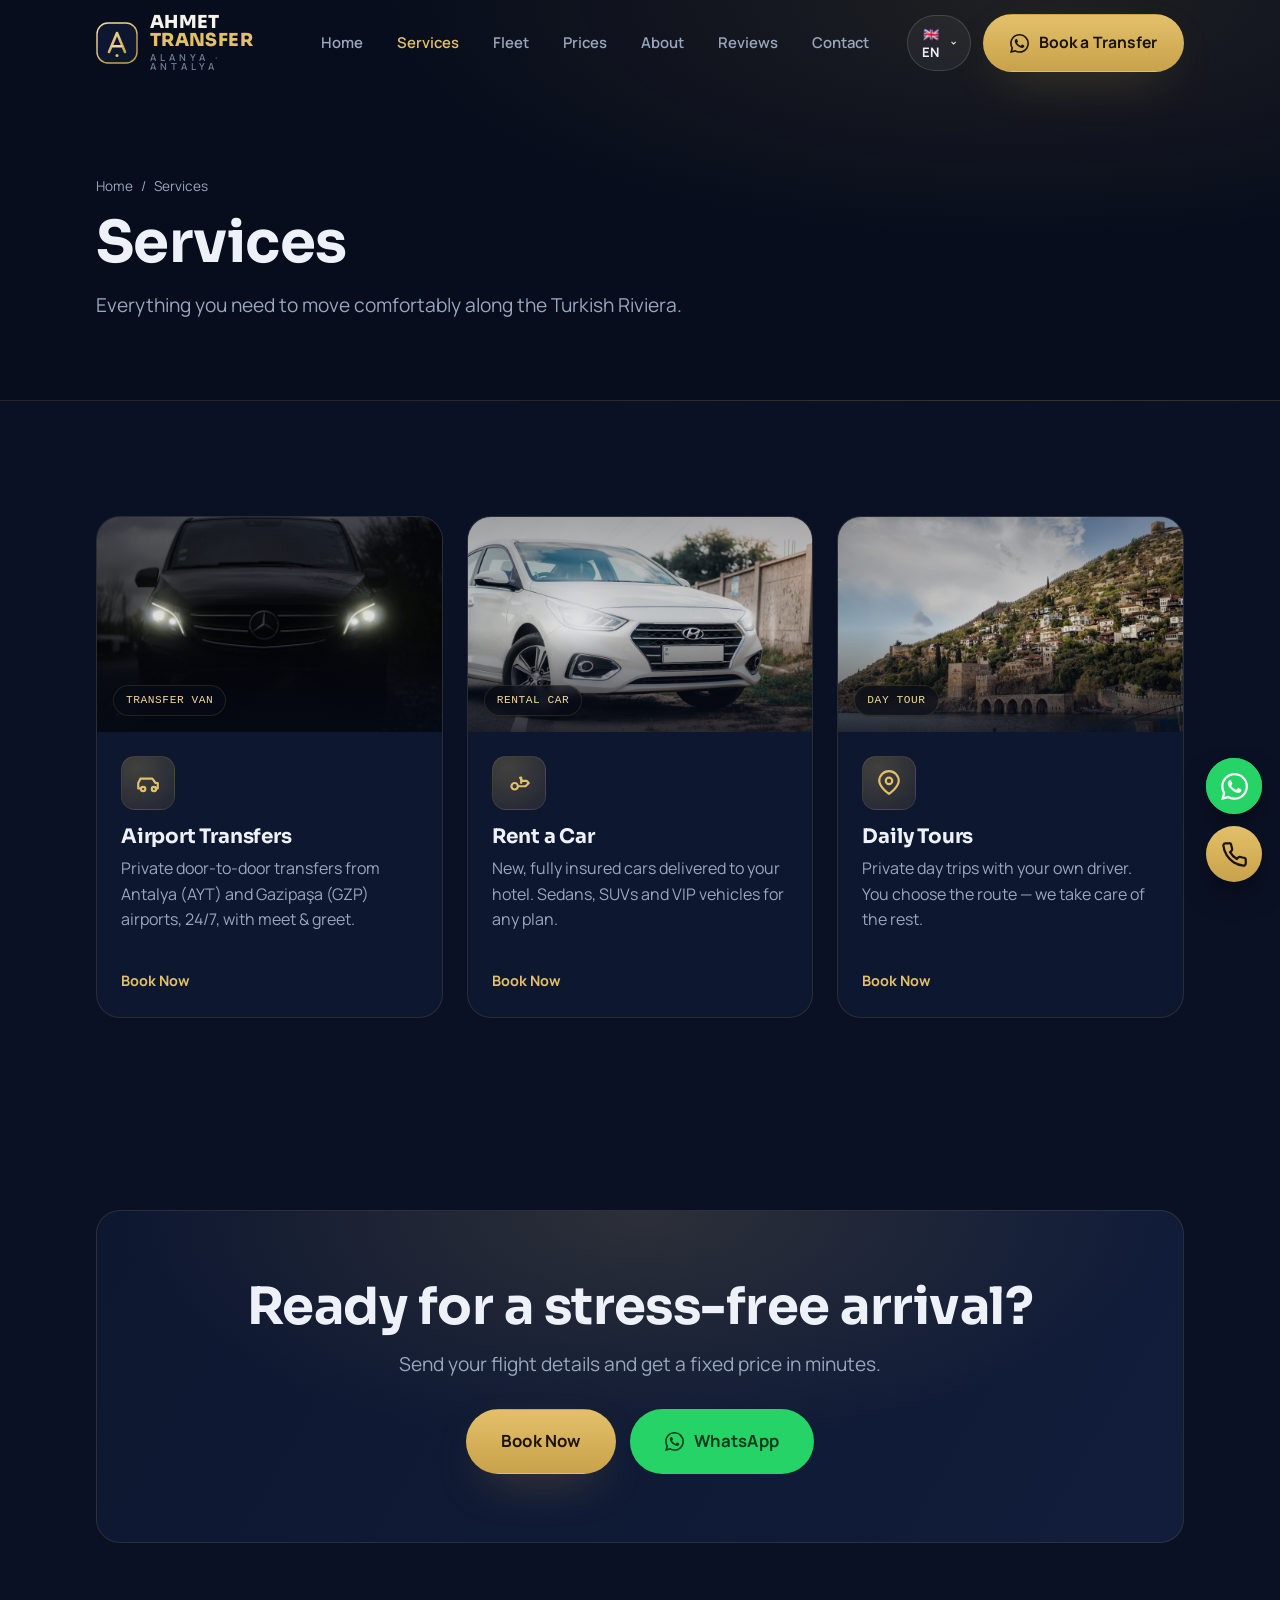
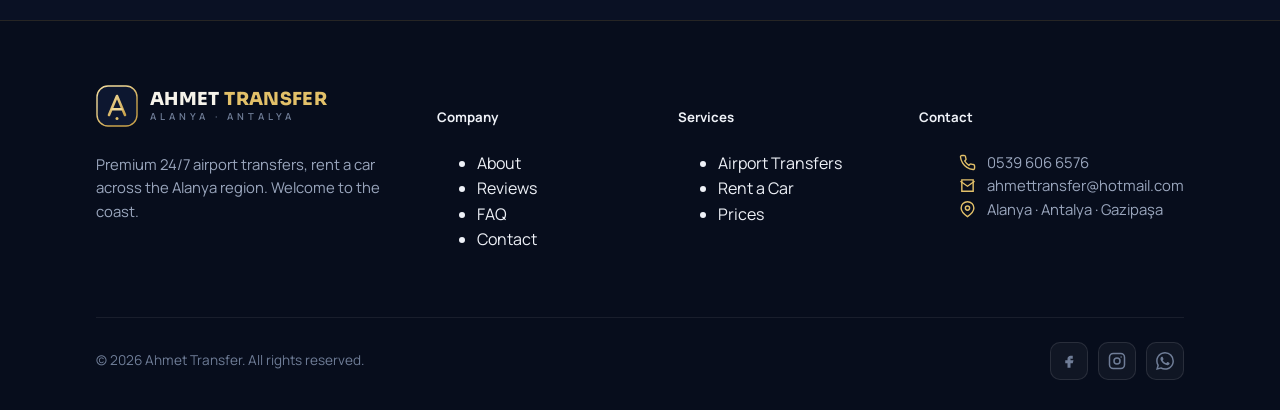
<file: services.html>
<!DOCTYPE html>
<html lang="en">
<head>
<meta charset="UTF-8" />
<meta name="viewport" content="width=device-width, initial-scale=1.0" />
<title>Services — Ahmet Transfer | Airport Transfer & Rent a Car</title>
<meta name="description" content="Airport transfers, rent a car across the Alanya region. One trusted local company for your whole trip." />
<meta name="robots" content="index, follow" />
<link rel="preconnect" href="https://fonts.googleapis.com" />
<link rel="preconnect" href="https://fonts.gstatic.com" crossorigin />
<link href="https://fonts.googleapis.com/css2?family=Sora:wght@400;600;700;800&family=Manrope:wght@400;500;600;700&display=swap" rel="stylesheet" />
<link rel="icon" href="assets/logo.svg" type="image/svg+xml" />
<link rel="stylesheet" href="assets/style.css" />
</head>
<body>

<header class="site-header">
  <div class="container nav">
    <a class="logo" href="index.html" aria-label="Ahmet Transfer home">
      <svg class="logo__mark" viewBox="0 0 42 42" fill="none" xmlns="http://www.w3.org/2000/svg" aria-hidden="true">
        <rect x="1" y="1" width="40" height="40" rx="11" fill="#0d1730" stroke="url(#lg)" stroke-width="1.4"/>
        <path d="M13 30 L21 11 L29 30" stroke="url(#lg)" stroke-width="2.6" stroke-linecap="round" stroke-linejoin="round"/>
        <path d="M16.6 24.2 H25.4" stroke="#f0d896" stroke-width="2.4" stroke-linecap="round"/>
        <circle cx="21" cy="33.4" r="1.5" fill="#e2c069"/>
        <defs><linearGradient id="lg" x1="13" y1="11" x2="29" y2="30" gradientUnits="userSpaceOnUse"><stop stop-color="#f0d896"/><stop offset="1" stop-color="#c9a24b"/></linearGradient></defs>
      </svg>
      <span class="logo__txt"><span class="logo__name">AHMET <b>TRANSFER</b></span><span class="logo__sub">Alanya · Antalya</span></span>
    </a>
    <nav class="nav__links" aria-label="Primary">
      <a href="index.html" data-i18n="nav.home">nav.home</a>
      <a href="services.html" class="active" data-i18n="nav.services">nav.services</a>
      <a href="fleet.html" data-i18n="nav.fleet">nav.fleet</a>
      <a href="prices.html" data-i18n="nav.prices">nav.prices</a>
      <a href="about.html" data-i18n="nav.about">nav.about</a>
      <a href="reviews.html" data-i18n="nav.reviews">nav.reviews</a>
      <a href="contact.html" data-i18n="nav.contact">nav.contact</a>
    </nav>
    <div class="nav__right">
      <div class="lang">
        <button class="lang__btn" aria-haspopup="true" aria-expanded="false">
          <span data-lang-current>🇬🇧 EN</span>
          <svg width="12" height="12" viewBox="0 0 14 14" fill="none" stroke="currentColor" stroke-width="2"><path d="M3 5l4 4 4-4"/></svg>
        </button>
        <div class="lang__menu" data-lang-menu></div>
      </div>
      <a class="btn btn--gold" href="booking.html"><svg viewBox="0 0 24 24" fill="currentColor"><path d="M17.472 14.382c-.297-.149-1.758-.867-2.03-.967-.273-.099-.471-.148-.67.15-.197.297-.767.966-.94 1.164-.173.199-.347.223-.644.075-.297-.15-1.255-.463-2.39-1.475-.883-.788-1.48-1.761-1.653-2.059-.173-.297-.018-.458.13-.606.134-.133.298-.347.446-.52.149-.174.198-.298.298-.497.099-.198.05-.371-.025-.52-.075-.149-.669-1.612-.916-2.207-.242-.579-.487-.5-.669-.51-.173-.008-.371-.01-.57-.01-.198 0-.52.074-.792.372-.272.297-1.04 1.016-1.04 2.479 0 1.462 1.065 2.875 1.213 3.074.149.198 2.096 3.2 5.077 4.487.709.306 1.262.489 1.694.625.712.227 1.36.195 1.871.118.571-.085 1.758-.719 2.006-1.413.248-.694.248-1.289.173-1.413-.074-.124-.272-.198-.57-.347m-5.421 7.403h-.004a9.87 9.87 0 0 1-5.031-1.378l-.361-.214-3.741.982.998-3.648-.235-.374a9.86 9.86 0 0 1-1.51-5.26c.001-5.45 4.436-9.884 9.888-9.884 2.64 0 5.122 1.03 6.988 2.898a9.825 9.825 0 0 1 2.893 6.994c-.003 5.45-4.437 9.884-9.885 9.884m8.413-18.297A11.815 11.815 0 0 0 12.05 0C5.495 0 .16 5.335.157 11.892c0 2.096.547 4.142 1.588 5.945L.057 24l6.305-1.654a11.882 11.882 0 0 0 5.683 1.448h.005c6.554 0 11.89-5.335 11.893-11.893a11.821 11.821 0 0 0-3.48-8.413Z"/></svg><span data-i18n="cta.book">Book a Transfer</span></a>
      <button class="burger" aria-label="Menu"><span></span><span></span><span></span></button>
    </div>
  </div>
</header>

<div class="mobile-nav">
  <a href="index.html" data-i18n="nav.home">nav.home</a>
  <a href="services.html" class="active" data-i18n="nav.services">nav.services</a>
  <a href="fleet.html" data-i18n="nav.fleet">nav.fleet</a>
  <a href="prices.html" data-i18n="nav.prices">nav.prices</a>
  <a href="booking.html" data-i18n="nav.booking">nav.booking</a>
  <a href="about.html" data-i18n="nav.about">nav.about</a>
  <a href="reviews.html" data-i18n="nav.reviews">nav.reviews</a>
  <a href="faq.html" data-i18n="nav.faq">nav.faq</a>
  <a href="contact.html" data-i18n="nav.contact">nav.contact</a>
  <a class="btn btn--gold btn--block" href="booking.html" data-i18n="cta.bookNow">Book Now</a>
</div>

<section class="page-hero"><div class="container">
    <p class="crumb reveal"><a href="index.html" data-i18n="nav.home">Home</a> / <span data-i18n="nav.services">Page</span></p>
    <h1 class="reveal" data-d="1" data-i18n="nav.services">Title</h1>
    <p class="lead reveal" data-d="2" data-i18n="page.services.lead">Lead</p>
  </div></section>
<section class="section"><div class="container">
  <div class="grid grid-3">
    <article class="fleet-card reveal">
  <div class="fleet-card__img scene"><img class="scene__img" src="assets/images/vip-van.jpg" alt="Airport transfer van" loading="lazy"><span class="scene__chip">Transfer van</span></div>
  <div class="fleet-card__body">
    <div class="card__icon" style="margin-bottom:16px"><svg viewBox="0 0 24 24" fill="none" stroke-width="2" stroke-linecap="round" stroke-linejoin="round"><path d="M5 17H3v-5l2-4h11l3 4h2v5h-2"/><circle cx="7.5" cy="17.5" r="2"/><circle cx="17.5" cy="17.5" r="2"/></svg></div>
    <h3 data-i18n="svc.transfer.t">Service</h3>
    <p class="muted" style="margin:8px 0 18px" data-i18n="svc.transfer.d">Desc</p>
    <a class="card__link" href="booking.html" data-i18n="cta.bookNow">Book Now <svg viewBox="0 0 24 24" fill="none" stroke="currentColor" stroke-width="2"><path d="M5 12h14M13 6l6 6-6 6"/></svg></a>
  </div>
</article>
    <article class="fleet-card reveal">
  <div class="fleet-card__img scene"><img class="scene__img" src="assets/images/sedan.jpg" alt="Rent a car — Mercedes" loading="lazy"><span class="scene__chip">Rental car</span></div>
  <div class="fleet-card__body">
    <div class="card__icon" style="margin-bottom:16px"><svg viewBox="0 0 24 24" fill="none" stroke-width="2" stroke-linecap="round" stroke-linejoin="round"><circle cx="8" cy="15" r="3"/><path d="M11 15h7l3-3-2-2h-4l-2-3"/><path d="M14 12V7"/></svg></div>
    <h3 data-i18n="svc.rental.t">Service</h3>
    <p class="muted" style="margin:8px 0 18px" data-i18n="svc.rental.d">Desc</p>
    <a class="card__link" href="booking.html" data-i18n="cta.bookNow">Book Now <svg viewBox="0 0 24 24" fill="none" stroke="currentColor" stroke-width="2"><path d="M5 12h14M13 6l6 6-6 6"/></svg></a>
  </div>
</article>    <article class="fleet-card reveal">
  <div class="fleet-card__img scene"><img class="scene__img" src="assets/images/tour.jpg" alt="Day tour — Alanya Castle" loading="lazy"><span class="scene__chip">Day tour</span></div>
  <div class="fleet-card__body">
    <div class="card__icon" style="margin-bottom:16px"><svg viewBox="0 0 24 24" fill="none" stroke-width="2" stroke-linecap="round" stroke-linejoin="round"><path d="M21 10c0 6-9 12-9 12s-9-6-9-12a9 9 0 0 1 18 0z"/><circle cx="12" cy="10" r="3"/></svg></div>
    <h3 data-i18n="svc.tour.t">Service</h3>
    <p class="muted" style="margin:8px 0 18px" data-i18n="svc.tour.d">Desc</p>
    <a class="card__link" href="booking.html" data-i18n="cta.bookNow">Book Now <svg viewBox="0 0 24 24" fill="none" stroke="currentColor" stroke-width="2"><path d="M5 12h14M13 6l6 6-6 6"/></svg></a>
  </div>
</article>
  </div>
</div></section>
<section class="section--tight"><div class="container">
  <div class="cta-band reveal">
    <h2 class="h-lg" data-i18n="ctaband.title">Ready for a stress-free arrival?</h2>
    <p class="lead mx-auto" style="margin-top:14px" data-i18n="ctaband.lead">Send your flight details and get a fixed price in minutes.</p>
    <div class="btn-row">
      <a class="btn btn--gold btn--lg" href="booking.html" data-i18n="cta.bookNow">Book Now</a>
      <a class="btn btn--green btn--lg" data-wa target="_blank" rel="noopener"><svg viewBox="0 0 24 24" fill="currentColor"><path d="M17.472 14.382c-.297-.149-1.758-.867-2.03-.967-.273-.099-.471-.148-.67.15-.197.297-.767.966-.94 1.164-.173.199-.347.223-.644.075-.297-.15-1.255-.463-2.39-1.475-.883-.788-1.48-1.761-1.653-2.059-.173-.297-.018-.458.13-.606.134-.133.298-.347.446-.52.149-.174.198-.298.298-.497.099-.198.05-.371-.025-.52-.075-.149-.669-1.612-.916-2.207-.242-.579-.487-.5-.669-.51-.173-.008-.371-.01-.57-.01-.198 0-.52.074-.792.372-.272.297-1.04 1.016-1.04 2.479 0 1.462 1.065 2.875 1.213 3.074.149.198 2.096 3.2 5.077 4.487.709.306 1.262.489 1.694.625.712.227 1.36.195 1.871.118.571-.085 1.758-.719 2.006-1.413.248-.694.248-1.289.173-1.413-.074-.124-.272-.198-.57-.347m-5.421 7.403h-.004a9.87 9.87 0 0 1-5.031-1.378l-.361-.214-3.741.982.998-3.648-.235-.374a9.86 9.86 0 0 1-1.51-5.26c.001-5.45 4.436-9.884 9.888-9.884 2.64 0 5.122 1.03 6.988 2.898a9.825 9.825 0 0 1 2.893 6.994c-.003 5.45-4.437 9.884-9.885 9.884m8.413-18.297A11.815 11.815 0 0 0 12.05 0C5.495 0 .16 5.335.157 11.892c0 2.096.547 4.142 1.588 5.945L.057 24l6.305-1.654a11.882 11.882 0 0 0 5.683 1.448h.005c6.554 0 11.89-5.335 11.893-11.893a11.821 11.821 0 0 0-3.48-8.413Z"/></svg><span data-i18n="cta.whatsapp">WhatsApp</span></a>
    </div>
  </div>
</div></section>

<footer class="site-footer">
  <div class="container">
    <div class="footer__grid">
      <div class="footer__about">
        <a class="logo" href="index.html">
          <svg class="logo__mark" viewBox="0 0 42 42" fill="none" xmlns="http://www.w3.org/2000/svg" aria-hidden="true">
        <rect x="1" y="1" width="40" height="40" rx="11" fill="#0d1730" stroke="url(#lgf)" stroke-width="1.4"/>
        <path d="M13 30 L21 11 L29 30" stroke="url(#lgf)" stroke-width="2.6" stroke-linecap="round" stroke-linejoin="round"/>
        <path d="M16.6 24.2 H25.4" stroke="#f0d896" stroke-width="2.4" stroke-linecap="round"/>
        <circle cx="21" cy="33.4" r="1.5" fill="#e2c069"/>
        <defs><linearGradient id="lgf" x1="13" y1="11" x2="29" y2="30" gradientUnits="userSpaceOnUse"><stop stop-color="#f0d896"/><stop offset="1" stop-color="#c9a24b"/></linearGradient></defs>
      </svg>
          <span class="logo__txt"><span class="logo__name">AHMET <b>TRANSFER</b></span><span class="logo__sub">Alanya · Antalya</span></span>
        </a>
        <p data-i18n="footer.tagline">Premium 24/7 airport transfers, rent a car across the Alanya region.</p>
      </div>
      <div><h5 data-i18n="footer.company">Company</h5><ul>
        <li><a href="about.html" data-i18n="nav.about">About</a></li>
        <li><a href="reviews.html" data-i18n="nav.reviews">Reviews</a></li>
        <li><a href="faq.html" data-i18n="nav.faq">FAQ</a></li>
        <li><a href="contact.html" data-i18n="nav.contact">Contact</a></li></ul></div>
      <div><h5 data-i18n="footer.servicesH">Services</h5><ul>
        <li><a href="services.html" data-i18n="svc.transfer.t">Airport Transfers</a></li>
        <li><a href="services.html" data-i18n="svc.rental.t">Rent a Car</a></li>
        <li><a href="prices.html" data-i18n="nav.prices">Prices</a></li></ul></div>
      <div><h5 data-i18n="footer.contactH">Contact</h5><ul class="footer__contact">
        <li><svg viewBox="0 0 24 24" fill="none" stroke="currentColor" stroke-width="2"><path d="M22 16.92v3a2 2 0 0 1-2.18 2 19.79 19.79 0 0 1-8.63-3.07 19.5 19.5 0 0 1-6-6 19.79 19.79 0 0 1-3.07-8.67A2 2 0 0 1 4.11 2h3a2 2 0 0 1 2 1.72c.13.96.36 1.9.7 2.81a2 2 0 0 1-.45 2.11L8.09 9.91a16 16 0 0 0 6 6l1.27-1.27a2 2 0 0 1 2.11-.45c.9.34 1.85.57 2.81.7A2 2 0 0 1 22 16.92z"/></svg><a data-tel data-phone-text href="tel:+905396066576">0539 606 6576</a></li>
        <li><svg viewBox="0 0 24 24" fill="none" stroke="currentColor" stroke-width="2"><path d="M4 4h16v16H4z"/><path d="M22 6l-10 7L2 6"/></svg><a data-mail data-mail-text href="#">ahmettransfer@hotmail.com</a></li>
        <li><svg viewBox="0 0 24 24" fill="none" stroke="currentColor" stroke-width="2"><path d="M21 10c0 6-9 12-9 12s-9-6-9-12a9 9 0 0 1 18 0z"/><circle cx="12" cy="10" r="3"/></svg><span data-i18n="contact.areaV">Alanya · Antalya · Gazipaşa</span></li></ul></div>
    </div>
    <div class="footer__bottom">
      <span>© <span data-year>2026</span> Ahmet Transfer. <span data-i18n="footer.rights">All rights reserved.</span></span>
      <div class="footer__socials">
        <a href="#" aria-label="Facebook"><svg viewBox="0 0 24 24" fill="currentColor"><path d="M14 9h3V5h-3c-2.2 0-4 1.8-4 4v2H7v4h3v6h4v-6h3l1-4h-4V9c0-.6.4-1 1-1z"/></svg></a>
        <a href="#" aria-label="Instagram"><svg viewBox="0 0 24 24" fill="none" stroke="currentColor" stroke-width="2"><rect x="2" y="2" width="20" height="20" rx="5"/><circle cx="12" cy="12" r="4"/><circle cx="17.5" cy="6.5" r="1" fill="currentColor" stroke="none"/></svg></a>
        <a data-wa target="_blank" rel="noopener" aria-label="WhatsApp"><svg viewBox="0 0 24 24" fill="currentColor"><path d="M17.472 14.382c-.297-.149-1.758-.867-2.03-.967-.273-.099-.471-.148-.67.15-.197.297-.767.966-.94 1.164-.173.199-.347.223-.644.075-.297-.15-1.255-.463-2.39-1.475-.883-.788-1.48-1.761-1.653-2.059-.173-.297-.018-.458.13-.606.134-.133.298-.347.446-.52.149-.174.198-.298.298-.497.099-.198.05-.371-.025-.52-.075-.149-.669-1.612-.916-2.207-.242-.579-.487-.5-.669-.51-.173-.008-.371-.01-.57-.01-.198 0-.52.074-.792.372-.272.297-1.04 1.016-1.04 2.479 0 1.462 1.065 2.875 1.213 3.074.149.198 2.096 3.2 5.077 4.487.709.306 1.262.489 1.694.625.712.227 1.36.195 1.871.118.571-.085 1.758-.719 2.006-1.413.248-.694.248-1.289.173-1.413-.074-.124-.272-.198-.57-.347m-5.421 7.403h-.004a9.87 9.87 0 0 1-5.031-1.378l-.361-.214-3.741.982.998-3.648-.235-.374a9.86 9.86 0 0 1-1.51-5.26c.001-5.45 4.436-9.884 9.888-9.884 2.64 0 5.122 1.03 6.988 2.898a9.825 9.825 0 0 1 2.893 6.994c-.003 5.45-4.437 9.884-9.885 9.884m8.413-18.297A11.815 11.815 0 0 0 12.05 0C5.495 0 .16 5.335.157 11.892c0 2.096.547 4.142 1.588 5.945L.057 24l6.305-1.654a11.882 11.882 0 0 0 5.683 1.448h.005c6.554 0 11.89-5.335 11.893-11.893a11.821 11.821 0 0 0-3.48-8.413Z"/></svg></a>
      </div>
    </div>
  </div>
</footer>

<div class="floaties">
  <a class="floaty floaty--wa" data-wa target="_blank" rel="noopener" aria-label="WhatsApp"><svg viewBox="0 0 24 24" fill="currentColor"><path d="M17.472 14.382c-.297-.149-1.758-.867-2.03-.967-.273-.099-.471-.148-.67.15-.197.297-.767.966-.94 1.164-.173.199-.347.223-.644.075-.297-.15-1.255-.463-2.39-1.475-.883-.788-1.48-1.761-1.653-2.059-.173-.297-.018-.458.13-.606.134-.133.298-.347.446-.52.149-.174.198-.298.298-.497.099-.198.05-.371-.025-.52-.075-.149-.669-1.612-.916-2.207-.242-.579-.487-.5-.669-.51-.173-.008-.371-.01-.57-.01-.198 0-.52.074-.792.372-.272.297-1.04 1.016-1.04 2.479 0 1.462 1.065 2.875 1.213 3.074.149.198 2.096 3.2 5.077 4.487.709.306 1.262.489 1.694.625.712.227 1.36.195 1.871.118.571-.085 1.758-.719 2.006-1.413.248-.694.248-1.289.173-1.413-.074-.124-.272-.198-.57-.347m-5.421 7.403h-.004a9.87 9.87 0 0 1-5.031-1.378l-.361-.214-3.741.982.998-3.648-.235-.374a9.86 9.86 0 0 1-1.51-5.26c.001-5.45 4.436-9.884 9.888-9.884 2.64 0 5.122 1.03 6.988 2.898a9.825 9.825 0 0 1 2.893 6.994c-.003 5.45-4.437 9.884-9.885 9.884m8.413-18.297A11.815 11.815 0 0 0 12.05 0C5.495 0 .16 5.335.157 11.892c0 2.096.547 4.142 1.588 5.945L.057 24l6.305-1.654a11.882 11.882 0 0 0 5.683 1.448h.005c6.554 0 11.89-5.335 11.893-11.893a11.821 11.821 0 0 0-3.48-8.413Z"/></svg></a>
  <a class="floaty floaty--call" data-tel aria-label="Call"><svg viewBox="0 0 24 24" fill="none" stroke="currentColor" stroke-width="2"><path d="M22 16.92v3a2 2 0 0 1-2.18 2 19.79 19.79 0 0 1-8.63-3.07 19.5 19.5 0 0 1-6-6 19.79 19.79 0 0 1-3.07-8.67A2 2 0 0 1 4.11 2h3a2 2 0 0 1 2 1.72c.13.96.36 1.9.7 2.81a2 2 0 0 1-.45 2.11L8.09 9.91a16 16 0 0 0 6 6l1.27-1.27a2 2 0 0 1 2.11-.45c.9.34 1.85.57 2.81.7A2 2 0 0 1 22 16.92z"/></svg></a>
</div>

<script src="assets/i18n-data.js"></script>
<script src="assets/main.js"></script>
</body>
</html>
</file>
<file: assets/style.css>
/* ============================================================
   AHMET TRANSFER — Design System
   Premium navy + gold. Mobile-first. Edit tokens below.
   ============================================================ */

:root{
  /* Brand colors */
  --navy-950:#070d1c;
  --navy-900:#0a1124;
  --navy-850:#0d1730;
  --navy-800:#111d3a;
  --navy-700:#16244a;
  --navy-600:#1d2f5c;
  --navy-line:rgba(201,162,75,.16);

  --gold-700:#a9842f;
  --gold:#c9a24b;
  --gold-400:#e2c069;
  --gold-200:#f0d896;

  --cream:#f6f3ea;
  --text:#eef1f7;
  --muted:#9aa6bd;
  --muted-2:#6f7d97;

  /* Functional */
  --bg:var(--navy-900);
  --surface:var(--navy-850);
  --surface-2:var(--navy-800);
  --white:#ffffff;
  --green:#25d366; /* whatsapp */

  /* Type */
  --f-display:'Sora',system-ui,sans-serif;
  --f-body:'Manrope',system-ui,sans-serif;

  /* Spacing / radius */
  --r-sm:10px;
  --r:16px;
  --r-lg:24px;
  --r-pill:999px;
  --shadow:0 24px 60px -24px rgba(0,0,0,.65);
  --shadow-gold:0 18px 50px -20px rgba(201,162,75,.45);

  --maxw:1200px;
  --gut:clamp(20px,5vw,56px);
}

*{box-sizing:border-box}
html{scroll-behavior:smooth}
body{
  margin:0;
  font-family:var(--f-body);
  background:var(--bg);
  color:var(--text);
  line-height:1.6;
  -webkit-font-smoothing:antialiased;
  overflow-x:hidden;
}
img{max-width:100%;display:block}
a{color:inherit;text-decoration:none}
button{font-family:inherit;cursor:pointer}
h1,h2,h3,h4{font-family:var(--f-display);font-weight:700;line-height:1.08;margin:0;letter-spacing:-.01em}

.container{max-width:var(--maxw);margin-inline:auto;padding-inline:var(--gut);width:100%}
.section{padding-block:clamp(64px,9vw,128px)}
.section--tight{padding-block:clamp(48px,6vw,80px)}

/* Eyebrow / labels */
.eyebrow{
  display:inline-flex;align-items:center;gap:10px;
  font-family:var(--f-body);font-weight:700;
  font-size:.72rem;letter-spacing:.22em;text-transform:uppercase;
  color:var(--gold-400);margin:0 0 18px;
}
.eyebrow::before{content:"";width:26px;height:1px;background:var(--gold);opacity:.7}
.eyebrow--center{justify-content:center}

.h-xl{font-size:clamp(2.4rem,6vw,4.6rem)}
.h-lg{font-size:clamp(2rem,4.4vw,3.2rem)}
.h-md{font-size:clamp(1.5rem,2.6vw,2.1rem)}
.lead{font-size:clamp(1.05rem,1.5vw,1.25rem);color:var(--muted);max-width:60ch}
.muted{color:var(--muted)}
.gold{color:var(--gold-400)}
.text-center{text-align:center}
.mx-auto{margin-inline:auto}

/* ---------- Buttons ---------- */
.btn{
  display:inline-flex;align-items:center;justify-content:center;gap:10px;
  padding:15px 26px;border-radius:var(--r-pill);
  font-weight:700;font-size:.98rem;letter-spacing:.01em;
  border:1px solid transparent;transition:.25s ease;white-space:nowrap;
}
.btn svg{width:19px;height:19px}
.btn--gold{background:linear-gradient(180deg,var(--gold-400),var(--gold));color:#1a1304;box-shadow:var(--shadow-gold)}
.btn--gold:hover{transform:translateY(-2px);filter:brightness(1.06)}
.btn--ghost{background:rgba(255,255,255,.04);border-color:rgba(255,255,255,.18);color:var(--text)}
.btn--ghost:hover{background:rgba(255,255,255,.09);border-color:var(--gold)}
.btn--green{background:var(--green);color:#053a1e}
.btn--green:hover{transform:translateY(-2px);filter:brightness(1.05)}
.btn--lg{padding:18px 34px;font-size:1.05rem}
.btn--block{display:flex;width:100%}

/* ---------- Header ---------- */
.site-header{
  position:fixed;inset:0 0 auto 0;z-index:60;
  transition:background .3s,backdrop-filter .3s,box-shadow .3s,padding .3s;
  padding-block:14px;
}
.site-header.is-scrolled{
  background:rgba(8,14,28,.86);backdrop-filter:blur(14px);
  box-shadow:0 1px 0 rgba(255,255,255,.06),0 18px 40px -28px #000;
}
.nav{display:flex;align-items:center;justify-content:space-between;gap:24px}
.nav__links{display:flex;align-items:center;gap:6px}
.nav__links a{
  padding:10px 14px;border-radius:var(--r-pill);font-weight:600;font-size:.93rem;color:var(--muted);
  transition:.2s;position:relative;
}
.nav__links a:hover{color:var(--text)}
.nav__links a.active{color:var(--gold-400)}
.nav__right{display:flex;align-items:center;gap:12px}

/* Logo */
.logo{display:inline-flex;align-items:center;gap:12px}
.logo__mark{width:42px;height:42px;flex:none}
.logo__txt{display:flex;flex-direction:column;line-height:1}
.logo__name{font-family:var(--f-display);font-weight:800;font-size:1.12rem;letter-spacing:.02em;color:var(--cream)}
.logo__name b{color:var(--gold-400);font-weight:800}
.logo__sub{font-size:.6rem;letter-spacing:.42em;text-transform:uppercase;color:var(--muted-2);margin-top:3px;font-weight:600}

/* Language switcher */
.lang{position:relative}
.lang__btn{
  display:inline-flex;align-items:center;gap:8px;background:rgba(255,255,255,.05);
  border:1px solid rgba(255,255,255,.14);color:var(--text);
  padding:9px 12px;border-radius:var(--r-pill);font-weight:700;font-size:.82rem;letter-spacing:.04em;
}
.lang__btn:hover{border-color:var(--gold)}
.lang__flag{font-size:1.05rem;line-height:1}
.lang__menu{
  position:absolute;right:0;top:calc(100% + 10px);min-width:168px;
  background:var(--navy-800);border:1px solid var(--navy-line);border-radius:var(--r);
  box-shadow:var(--shadow);padding:6px;opacity:0;visibility:hidden;transform:translateY(-6px);
  transition:.2s;z-index:70;
}
.lang.open .lang__menu{opacity:1;visibility:visible;transform:translateY(0)}
.lang__menu button{
  display:flex;align-items:center;gap:10px;width:100%;background:none;border:0;color:var(--text);
  padding:10px 12px;border-radius:10px;font-size:.9rem;font-weight:600;text-align:left;
}
.lang__menu button:hover{background:rgba(255,255,255,.06)}
.lang__menu button.active{color:var(--gold-400)}

/* Burger */
.burger{display:none;flex-direction:column;gap:5px;width:44px;height:44px;align-items:center;justify-content:center;
  background:rgba(255,255,255,.05);border:1px solid rgba(255,255,255,.14);border-radius:12px}
.burger span{width:20px;height:2px;background:var(--text);border-radius:2px;transition:.25s}
.mobile-nav{
  position:fixed;inset:0;z-index:65;background:rgba(7,12,24,.97);backdrop-filter:blur(8px);
  display:flex;flex-direction:column;padding:90px var(--gut) 40px;gap:6px;
  transform:translateX(100%);transition:transform .35s cubic-bezier(.4,0,.2,1);
}
.mobile-nav.open{transform:translateX(0)}
.mobile-nav a{font-family:var(--f-display);font-size:1.5rem;font-weight:600;padding:14px 0;border-bottom:1px solid rgba(255,255,255,.07);color:var(--text)}
.mobile-nav a.active{color:var(--gold-400)}
.mobile-nav .btn{margin-top:24px}

/* ---------- Hero ---------- */
.hero{position:relative;min-height:100svh;display:flex;align-items:center;padding-top:120px;overflow:hidden}
.hero .hero__bg{position:absolute;inset:0;z-index:0;background:
    radial-gradient(90% 70% at 80% 6%,rgba(226,192,105,.26),transparent 55%),
    radial-gradient(120% 90% at 12% 100%,rgba(29,47,92,.95),transparent 60%),
    linear-gradient(160deg,#12203f 0%,var(--navy-900) 45%,var(--navy-950) 100%)}
.hero__bg img{width:100%;height:100%;object-fit:cover}
.hero__watermark{position:absolute;right:-3%;top:50%;transform:translateY(-50%);z-index:0;
  width:min(54vw,640px);aspect-ratio:1;color:var(--gold-400);opacity:.15;pointer-events:none;
  filter:drop-shadow(0 20px 50px rgba(0,0,0,.5))}
.hero__watermark svg{width:100%;height:100%;stroke:currentColor;stroke-width:.9;fill:none;stroke-linecap:round;stroke-linejoin:round}
.hero__bg::after{content:"";position:absolute;inset:0;
  background:linear-gradient(180deg,rgba(7,12,24,.7) 0%,rgba(7,12,24,.55) 40%,rgba(7,12,24,.92) 100%),
             radial-gradient(120% 80% at 80% 10%,rgba(201,162,75,.14),transparent 55%)}
.hero__inner{position:relative;z-index:2;width:100%}
.hero h1{margin-bottom:22px;max-width:16ch}
.hero .lead{margin-bottom:34px;color:#cdd5e6}
.hero__cta{display:flex;flex-wrap:wrap;gap:14px}
.hero__trust{display:flex;flex-wrap:wrap;gap:26px;margin-top:46px;padding-top:30px;border-top:1px solid rgba(255,255,255,.1)}
.trust__item{display:flex;flex-direction:column;gap:2px}
.trust__num{font-family:var(--f-display);font-weight:800;font-size:1.7rem;color:var(--gold-400)}
.trust__lbl{font-size:.82rem;color:var(--muted);letter-spacing:.02em}

/* ---------- Quick booking bar ---------- */
.qbook{background:var(--surface);border:1px solid var(--navy-line);border-radius:var(--r-lg);
  padding:18px;box-shadow:var(--shadow);margin-top:40px}
.qbook__grid{display:grid;grid-template-columns:repeat(4,1fr) auto;gap:12px;align-items:end}
.field{display:flex;flex-direction:column;gap:7px}
.field label{font-size:.74rem;font-weight:700;letter-spacing:.08em;text-transform:uppercase;color:var(--muted)}
.field input,.field select,.field textarea{
  background:var(--navy-900);border:1px solid rgba(255,255,255,.12);color:var(--text);
  border-radius:12px;padding:13px 14px;font:inherit;font-size:.95rem;width:100%;transition:.2s;
}
.field input::placeholder,.field textarea::placeholder{color:var(--muted-2)}
.field input:focus,.field select:focus,.field textarea:focus{outline:none;border-color:var(--gold);box-shadow:0 0 0 3px rgba(201,162,75,.16)}
.field select{appearance:none;background-image:url("data:image/svg+xml,%3Csvg xmlns='http://www.w3.org/2000/svg' width='14' height='14' fill='none' stroke='%23c9a24b' stroke-width='2'%3E%3Cpath d='M3 5l4 4 4-4'/%3E%3C/svg%3E");background-repeat:no-repeat;background-position:right 14px center;padding-right:38px}

/* ---------- Cards / grids ---------- */
.grid{display:grid;gap:24px}
.grid-2{grid-template-columns:repeat(2,1fr)}
.grid-3{grid-template-columns:repeat(3,1fr)}
.grid-4{grid-template-columns:repeat(4,1fr)}

.card{background:var(--surface);border:1px solid var(--navy-line);border-radius:var(--r-lg);padding:30px;transition:.3s;position:relative;overflow:hidden}
.card:hover{transform:translateY(-4px);border-color:rgba(201,162,75,.4);box-shadow:var(--shadow)}
.card__icon{width:54px;height:54px;border-radius:14px;display:grid;place-items:center;margin-bottom:20px;
  background:radial-gradient(120% 120% at 30% 20%,rgba(226,192,105,.25),rgba(201,162,75,.08));border:1px solid var(--navy-line)}
.card__icon svg{width:26px;height:26px;stroke:var(--gold-400)}
.card h3{font-size:1.3rem;margin-bottom:10px}
.card p{color:var(--muted);font-size:.97rem;margin:0}
.card__link{display:inline-flex;align-items:center;gap:7px;margin-top:18px;color:var(--gold-400);font-weight:700;font-size:.9rem}
.card__link svg{width:16px;height:16px;transition:.25s}
.card:hover .card__link svg{transform:translateX(4px)}

/* Section header */
.sec-head{max-width:64ch}
.sec-head--center{margin-inline:auto;text-align:center}
.sec-head .lead{margin-top:16px}
.sec-head--center .lead{margin-inline:auto}

/* Feature list (why us) */
.feature{display:flex;gap:16px;align-items:flex-start}
.feature__ic{flex:none;width:44px;height:44px;border-radius:12px;display:grid;place-items:center;
  background:rgba(201,162,75,.1);border:1px solid var(--navy-line)}
.feature__ic svg{width:22px;height:22px;stroke:var(--gold-400)}
.feature h4{font-size:1.08rem;margin-bottom:5px;font-family:var(--f-body);font-weight:700}
.feature p{color:var(--muted);font-size:.93rem;margin:0}

/* Fleet card */
.fleet-card{background:var(--surface);border:1px solid var(--navy-line);border-radius:var(--r-lg);overflow:hidden;transition:.3s}
.fleet-card:hover{border-color:rgba(201,162,75,.4);transform:translateY(-4px);box-shadow:var(--shadow)}
.fleet-card__img{aspect-ratio:16/10;position:relative}
.fleet-card__body{padding:24px}
.fleet-card__body h3{font-size:1.25rem;margin-bottom:4px}
.fleet-card__cap{color:var(--gold-400);font-weight:700;font-size:.85rem;letter-spacing:.04em;margin-bottom:14px}
.specs{display:flex;flex-wrap:wrap;gap:8px;margin-top:6px}
.spec{display:inline-flex;align-items:center;gap:7px;background:var(--navy-900);border:1px solid rgba(255,255,255,.08);
  border-radius:var(--r-pill);padding:7px 13px;font-size:.82rem;color:var(--muted)}
.spec svg{width:15px;height:15px;stroke:var(--gold-400)}

/* Pricing */
.price-card{background:var(--surface);border:1px solid var(--navy-line);border-radius:var(--r-lg);padding:34px;position:relative;transition:.3s}
.price-card:hover{border-color:rgba(201,162,75,.4)}
.price-card.featured{border-color:var(--gold);box-shadow:var(--shadow-gold)}
.price-card__tag{position:absolute;top:-13px;left:34px;background:linear-gradient(180deg,var(--gold-400),var(--gold));color:#1a1304;
  font-weight:800;font-size:.72rem;letter-spacing:.1em;text-transform:uppercase;padding:6px 14px;border-radius:var(--r-pill)}
.price-card h3{font-size:1.4rem;margin-bottom:6px}
.price-card .route{color:var(--muted);font-size:.92rem;margin-bottom:22px}
.price-amt{display:flex;align-items:baseline;gap:6px;margin-bottom:8px}
.price-amt b{font-family:var(--f-display);font-weight:800;font-size:3rem;color:var(--gold-400);line-height:1}
.price-amt span{color:var(--muted);font-size:.95rem}
.price-list{list-style:none;padding:0;margin:22px 0 0;display:flex;flex-direction:column;gap:12px}
.price-list li{display:flex;gap:11px;align-items:flex-start;font-size:.95rem;color:var(--text)}
.price-list li svg{flex:none;width:18px;height:18px;stroke:var(--gold-400);margin-top:3px}

/* Steps */
.step{position:relative;padding-left:0}
.step__num{font-family:var(--f-display);font-weight:800;font-size:1.05rem;color:#1a1304;width:42px;height:42px;border-radius:50%;
  display:grid;place-items:center;background:linear-gradient(180deg,var(--gold-400),var(--gold));margin-bottom:18px}
.step h4{font-size:1.15rem;margin-bottom:8px}
.step p{color:var(--muted);font-size:.95rem;margin:0}

/* Testimonials */
.quote{background:var(--surface);border:1px solid var(--navy-line);border-radius:var(--r-lg);padding:30px;display:flex;flex-direction:column;gap:18px}
.quote__stars{display:flex;gap:3px;color:var(--gold-400)}
.quote__stars svg{width:18px;height:18px;fill:currentColor}
.quote p{font-size:1.02rem;color:var(--cream);margin:0;line-height:1.6}
.quote__who{display:flex;align-items:center;gap:13px;margin-top:auto}
.quote__av{width:46px;height:46px;border-radius:50%;background:linear-gradient(135deg,var(--navy-600),var(--gold-700));
  display:grid;place-items:center;font-family:var(--f-display);font-weight:800;color:var(--cream);font-size:1.05rem}
.quote__name{font-weight:700;font-size:.96rem}
.quote__loc{font-size:.82rem;color:var(--muted)}

/* FAQ */
.faq{max-width:820px;margin-inline:auto;display:flex;flex-direction:column;gap:12px}
.faq__item{background:var(--surface);border:1px solid var(--navy-line);border-radius:var(--r);overflow:hidden}
.faq__q{display:flex;align-items:center;justify-content:space-between;gap:18px;width:100%;background:none;border:0;color:var(--text);
  padding:22px 24px;font-family:var(--f-display);font-weight:600;font-size:1.06rem;text-align:left}
.faq__q .pm{flex:none;width:28px;height:28px;border-radius:50%;border:1px solid var(--navy-line);display:grid;place-items:center;transition:.3s;color:var(--gold-400)}
.faq__item.open .pm{transform:rotate(45deg);background:var(--gold);color:#1a1304;border-color:var(--gold)}
.faq__a{max-height:0;overflow:hidden;transition:max-height .35s ease}
.faq__a > div{padding:0 24px 24px;color:var(--muted);font-size:.97rem}

/* Contact */
.contact-card{display:flex;gap:16px;align-items:flex-start;background:var(--surface);border:1px solid var(--navy-line);
  border-radius:var(--r);padding:22px}
.contact-card__ic{flex:none;width:48px;height:48px;border-radius:12px;display:grid;place-items:center;background:rgba(201,162,75,.1);border:1px solid var(--navy-line)}
.contact-card__ic svg{width:22px;height:22px;stroke:var(--gold-400)}
.contact-card h4{font-size:.78rem;text-transform:uppercase;letter-spacing:.1em;color:var(--muted);font-family:var(--f-body);margin-bottom:6px}
.contact-card a,.contact-card p{font-size:1.08rem;font-weight:600;color:var(--text);margin:0}

/* Page hero (inner pages) */
.page-hero{position:relative;padding:160px 0 60px;background:
  radial-gradient(100% 120% at 80% 0%,rgba(201,162,75,.12),transparent 50%),var(--navy-950);
  border-bottom:1px solid var(--navy-line)}
.page-hero .crumb{font-size:.85rem;color:var(--muted);margin-bottom:14px;display:flex;gap:8px;align-items:center}
.page-hero .crumb a:hover{color:var(--gold-400)}
.page-hero h1{font-size:clamp(2.2rem,5vw,3.6rem);max-width:18ch}
.page-hero p{margin-top:16px}

/* Placeholder imagery */
.ph{position:relative;background:
  repeating-linear-gradient(135deg,rgba(201,162,75,.05) 0 14px,rgba(201,162,75,.09) 14px 28px),var(--navy-800);
  display:grid;place-items:center;color:var(--muted-2);overflow:hidden}

/* ---------- Designed image panels (swap for real photos later) ---------- */
.scene{position:relative;overflow:hidden;display:grid;place-items:center;isolation:isolate;
  background:
    radial-gradient(130% 110% at 78% 12%,rgba(226,192,105,.22),transparent 52%),
    radial-gradient(120% 120% at 12% 95%,rgba(29,47,92,.9),transparent 60%),
    linear-gradient(158deg,var(--navy-700),var(--navy-950));}
.scene::before{content:"";position:absolute;inset:0;z-index:0;
  background:repeating-linear-gradient(135deg,rgba(255,255,255,.022) 0 1px,transparent 1px 11px);}
.scene::after{content:"";position:absolute;left:-5%;right:-5%;bottom:30%;height:1px;z-index:0;
  background:linear-gradient(90deg,transparent,rgba(226,192,105,.55),transparent);
  box-shadow:0 0 22px 1px rgba(226,192,105,.18);}
.scene__icon{position:relative;z-index:1;width:46%;max-width:170px;aspect-ratio:1;color:var(--gold-400);
  opacity:.62;filter:drop-shadow(0 14px 30px rgba(0,0,0,.45));}
.scene__icon svg{width:100%;height:100%;stroke:currentColor;stroke-width:1.1;fill:none;
  stroke-linecap:round;stroke-linejoin:round;}
.scene__chip{position:absolute;left:16px;bottom:16px;z-index:2;display:inline-flex;align-items:center;gap:8px;
  font-family:ui-monospace,'SF Mono',Menlo,monospace;font-size:.7rem;letter-spacing:.05em;text-transform:uppercase;
  color:var(--gold-200);background:rgba(7,12,24,.6);border:1px solid var(--navy-line);
  padding:6px 12px;border-radius:var(--r-pill);backdrop-filter:blur(5px);}
.scene__chip svg{width:14px;height:14px;stroke:var(--gold-400);fill:none;stroke-width:2}
.scene--hero{border-radius:0}
.scene--hero .scene__icon{width:min(38vw,420px);max-width:460px;opacity:.5}
.scene--hero::after{bottom:34%}
/* Real vehicle photos inside fleet scene cards */
.scene__img{position:absolute;inset:0;width:100%;height:100%;object-fit:cover;z-index:0;transition:transform .55s cubic-bezier(.22,1,.36,1)}
.fleet-card:hover .scene__img{transform:scale(1.06)}
.scene:has(.scene__img)::before{z-index:1;background:linear-gradient(to top,rgba(6,11,24,.82) 0%,rgba(6,11,24,.10) 48%,rgba(6,11,24,.34) 100%)}
.scene:has(.scene__img)::after{display:none}

/* ===================== CINEMATIC DOOR-REVEAL HERO ===================== */
.reveal-hero{position:relative;height:200vh;background:var(--navy-950)}
.rh-sticky{position:sticky;top:0;height:100vh;overflow:hidden}
.rh-interior{position:absolute;inset:0;z-index:1}
.rh-interior__img{position:absolute;inset:0;background:url(images/vip-interior.jpg) center/cover;transform:scale(1.12)}
.rh-interior__scrim{position:absolute;inset:0;background:radial-gradient(120% 95% at 50% 38%,rgba(7,13,28,.28),rgba(7,13,28,.86))}
.rh-stage{position:absolute;inset:0;z-index:2;display:flex;flex-direction:column;align-items:center;justify-content:center;text-align:center;padding:0 24px;opacity:0;transform:translateY(26px)}
.rh-eyebrow{font-family:ui-monospace,'SF Mono',Menlo,monospace;letter-spacing:.32em;text-transform:uppercase;font-size:.72rem;color:var(--gold-400);margin-bottom:20px}
.rh-wordmark{font-family:'Sora',sans-serif;font-weight:800;font-size:clamp(2.6rem,10vw,7rem);line-height:.95;letter-spacing:.06em;color:rgba(255,255,255,.34);text-shadow:0 6px 34px rgba(0,0,0,.35);margin:0;-webkit-text-stroke:1px rgba(255,255,255,.22)}
.rh-wordmark b{color:rgba(226,192,105,.5);font-weight:800;-webkit-text-stroke:1px rgba(226,192,105,.3)}
.rh-tag{max-width:560px;margin:18px auto 0;color:rgba(255,255,255,.82);font-size:1.05rem;line-height:1.5}
.rh-cta{display:flex;gap:14px;flex-wrap:wrap;justify-content:center;margin-top:30px}
.rh-door{position:absolute;top:0;bottom:0;width:50.5%;z-index:3;background-image:url(images/vip-van.jpg);background-size:100vw 100%;background-repeat:no-repeat;will-change:transform}
.rh-door::after{content:"";position:absolute;inset:0;background:linear-gradient(180deg,rgba(7,13,28,.30),rgba(7,13,28,.62))}
.rh-door--l{left:0;background-position:left center;box-shadow:inset -34px 0 70px -22px rgba(0,0,0,.75)}
.rh-door--r{right:0;background-position:right center;box-shadow:inset 34px 0 70px -22px rgba(0,0,0,.75)}
.rh-seam{position:absolute;top:0;bottom:0;left:50%;width:2px;transform:translateX(-50%);z-index:4;background:linear-gradient(180deg,transparent,rgba(226,192,105,.95),transparent);box-shadow:0 0 26px 3px rgba(226,192,105,.5)}
.rh-hint{position:absolute;left:50%;bottom:30px;transform:translateX(-50%);z-index:5;display:flex;flex-direction:column;align-items:center;gap:7px;color:rgba(255,255,255,.72);font-family:ui-monospace,'SF Mono',Menlo,monospace;font-size:.64rem;letter-spacing:.26em;text-transform:uppercase}
.rh-hint svg{width:20px;height:20px;animation:rh-bob 1.8s ease-in-out infinite}
@keyframes rh-bob{0%,100%{transform:translateY(0)}50%{transform:translateY(7px)}}
@media(max-width:700px){.rh-door{background-size:cover}.rh-wordmark{font-size:clamp(2rem,12vw,3.4rem)}}
@media(prefers-reduced-motion:reduce){.reveal-hero{height:100vh}.rh-door,.rh-seam,.rh-hint{display:none}.rh-stage{opacity:1;transform:none}.rh-interior__img{transform:none}}
.ph__tag{font-family:ui-monospace,'SF Mono',Menlo,monospace;font-size:.74rem;letter-spacing:.08em;text-transform:uppercase;
  color:var(--gold-400);background:rgba(7,12,24,.6);border:1px solid var(--navy-line);padding:7px 13px;border-radius:var(--r-pill);
  display:inline-flex;gap:8px;align-items:center}
.ph__tag svg{width:15px;height:15px;stroke:var(--gold-400)}

/* CTA band */
.cta-band{position:relative;background:
  linear-gradient(120deg,var(--navy-850),var(--navy-800));border:1px solid var(--navy-line);border-radius:var(--r-lg);
  padding:clamp(36px,6vw,68px);overflow:hidden;text-align:center}
.cta-band::before{content:"";position:absolute;inset:0;background:radial-gradient(80% 120% at 50% 0%,rgba(201,162,75,.16),transparent 60%)}
.cta-band > *{position:relative}
.cta-band .btn-row{display:flex;gap:14px;justify-content:center;flex-wrap:wrap;margin-top:30px}

/* ---------- Footer ---------- */
.site-footer{background:var(--navy-950);border-top:1px solid var(--navy-line);padding-block:64px 30px;margin-top:0}
.footer__grid{display:grid;grid-template-columns:1.5fr 1fr 1fr 1.3fr;gap:40px}
.footer__about p{color:var(--muted);font-size:.93rem;margin:18px 0 0;max-width:34ch}
.footer h5{font-size:.78rem;text-transform:uppercase;letter-spacing:.14em;color:var(--gold-400);margin:0 0 18px;font-family:var(--f-body);font-weight:700}
.footer ul{list-style:none;padding:0;margin:0;display:flex;flex-direction:column;gap:11px}
.footer ul a{color:var(--muted);font-size:.93rem}
.footer ul a:hover{color:var(--text)}
.footer__contact li{display:flex;gap:11px;color:var(--muted);font-size:.93rem;align-items:flex-start}
.footer__contact svg{width:17px;height:17px;stroke:var(--gold-400);flex:none;margin-top:3px}
.footer__contact a{color:var(--muted)}
.footer__contact a:hover{color:var(--text)}
.footer__bottom{display:flex;justify-content:space-between;gap:16px;flex-wrap:wrap;align-items:center;
  margin-top:48px;padding-top:24px;border-top:1px solid rgba(255,255,255,.07);color:var(--muted-2);font-size:.85rem}
.footer__socials{display:flex;gap:10px}
.footer__socials a{width:38px;height:38px;border-radius:10px;display:grid;place-items:center;background:rgba(255,255,255,.04);border:1px solid rgba(255,255,255,.1)}
.footer__socials a:hover{border-color:var(--gold);color:var(--gold-400)}
.footer__socials svg{width:18px;height:18px}

/* ---------- Floating buttons ---------- */
.floaties{position:fixed;right:18px;bottom:18px;z-index:80;display:flex;flex-direction:column;gap:12px}
.floaty{width:56px;height:56px;border-radius:50%;display:grid;place-items:center;box-shadow:0 14px 30px -8px rgba(0,0,0,.6);
  transition:.25s;position:relative}
.floaty svg{width:27px;height:27px}
.floaty--wa{background:var(--green);color:#fff}
.floaty--call{background:linear-gradient(180deg,var(--gold-400),var(--gold));color:#1a1304}
.floaty:hover{transform:scale(1.08)}
.floaty--wa::after{content:"";position:absolute;inset:0;border-radius:50%;border:2px solid var(--green);animation:pulse 2.2s infinite}
@keyframes pulse{0%{transform:scale(1);opacity:.7}100%{transform:scale(1.6);opacity:0}}

/* Reveal on scroll */
.reveal{opacity:0;transform:translateY(22px);transition:opacity .55s ease,transform .55s cubic-bezier(.2,.7,.2,1)}
.reveal.in{opacity:1;transform:none}
.reveal[data-d="1"]{transition-delay:.07s}
.reveal[data-d="2"]{transition-delay:.14s}
.reveal[data-d="3"]{transition-delay:.21s}
/* directional slide-in reveals + parallax (scroll motion) */
.reveal.reveal--l{transform:translateX(-52px)}
.reveal.reveal--r{transform:translateX(52px)}
.reveal.reveal--zoom{transform:scale(.93)}
.reveal.reveal--l.in,.reveal.reveal--r.in,.reveal.reveal--zoom.in{transform:none}
.scene--px{overflow:hidden}
.scene--px .scene__img{height:132%;top:-16%}
[data-parallax]{will-change:transform}
@media (prefers-reduced-motion: reduce){
  .reveal{opacity:1 !important;transform:none !important;transition:none !important}
  [data-parallax]{transform:none !important}
}

/* ===================== POPULAR REGIONS (interactive tilt) ===================== */
.regions{display:grid;grid-template-columns:repeat(4,1fr);gap:18px;margin-top:50px;perspective:1000px}
.region-card{position:relative;overflow:hidden;border-radius:20px;padding:24px 22px;min-height:200px;display:flex;flex-direction:column;justify-content:flex-end;text-decoration:none;color:#fff;background:#0c1428;border:1px solid rgba(255,255,255,.12);transition:transform .4s cubic-bezier(.2,.7,.2,1),box-shadow .3s,opacity .5s ease;will-change:transform,opacity}
.region-card__bg{position:absolute;inset:0;z-index:0;background-size:cover;background-position:center;filter:saturate(1.1) brightness(1.08);transition:transform .55s cubic-bezier(.2,.7,.2,1)}
.region-card:hover .region-card__bg{transform:scale(1.07)}
.region-card::before{content:"";position:absolute;inset:0;z-index:1;background:linear-gradient(150deg,var(--tint,rgba(10,23,48,.32)),transparent 52%),linear-gradient(180deg,transparent 46%,rgba(5,10,22,.8))}
.region-card::after{content:"";position:absolute;inset:0;z-index:2;background:radial-gradient(240px circle at var(--mx,50%) var(--my,0%),rgba(255,255,255,.26),transparent 62%);opacity:0;transition:opacity .3s;pointer-events:none}
.region-card:hover{box-shadow:0 32px 64px -26px rgba(0,0,0,.75);border-color:rgba(255,255,255,.3)}
.region-card:hover::after{opacity:1}
.region-card>span:not(.region-card__bg){position:relative;z-index:3}
.region-card__ey{font-family:ui-monospace,'SF Mono',Menlo,monospace;font-size:.6rem;letter-spacing:.22em;text-transform:uppercase;opacity:.78;margin-bottom:6px}
.region-card__name{font-family:'Sora',sans-serif;font-weight:800;font-size:1.5rem;letter-spacing:.01em;line-height:1.05}
.region-card__go{margin-top:14px;display:inline-flex;align-items:center;gap:8px;font-size:.8rem;font-weight:600;opacity:.92}
.region-card__go svg{width:16px;height:16px;transition:transform .3s}
.region-card:hover .region-card__go svg{transform:translateX(6px)}
.region-card:nth-child(4n+1){--tint:rgba(13,118,128,.42)}
.region-card:nth-child(4n+2){--tint:rgba(196,148,46,.4)}
.region-card:nth-child(4n+3){--tint:rgba(38,104,186,.42)}
.region-card:nth-child(4n+4){--tint:rgba(120,80,160,.42)}
@media(max-width:980px){.regions{grid-template-columns:repeat(2,1fr)}}
@media(max-width:520px){.regions{gap:12px}.region-card{min-height:148px;padding:18px 16px}.region-card__name{font-size:1.25rem}}
@media(prefers-reduced-motion:reduce){.region-card{transform:none!important}}

/* Divider line */
.rule{height:1px;background:linear-gradient(90deg,transparent,var(--navy-line),transparent);border:0;margin:0}

/* ---------- Responsive ---------- */
@media(max-width:1024px){
  .footer__grid{grid-template-columns:1fr 1fr}
  .qbook__grid{grid-template-columns:repeat(2,1fr)}
}
@media(max-width:1080px){
  .nav__right .btn{display:none}
}
@media(max-width:900px){
  .nav__links{display:none}
  .burger{display:flex}
  .grid-3,.grid-4{grid-template-columns:repeat(2,1fr)}
}
@media(max-width:680px){
  .grid-2,.grid-3,.grid-4{grid-template-columns:1fr}
  .qbook__grid{grid-template-columns:1fr}
  .hero{padding-top:104px}
  .hero__trust{gap:20px}
  .trust__num{font-size:1.4rem}
  .footer__grid{grid-template-columns:1fr;gap:32px}
  .footer__bottom{flex-direction:column;align-items:flex-start}
  .price-card__tag{left:50%;transform:translateX(-50%)}
}
@media(min-width:901px){
  .mobile-nav{display:none}
}
</file>
